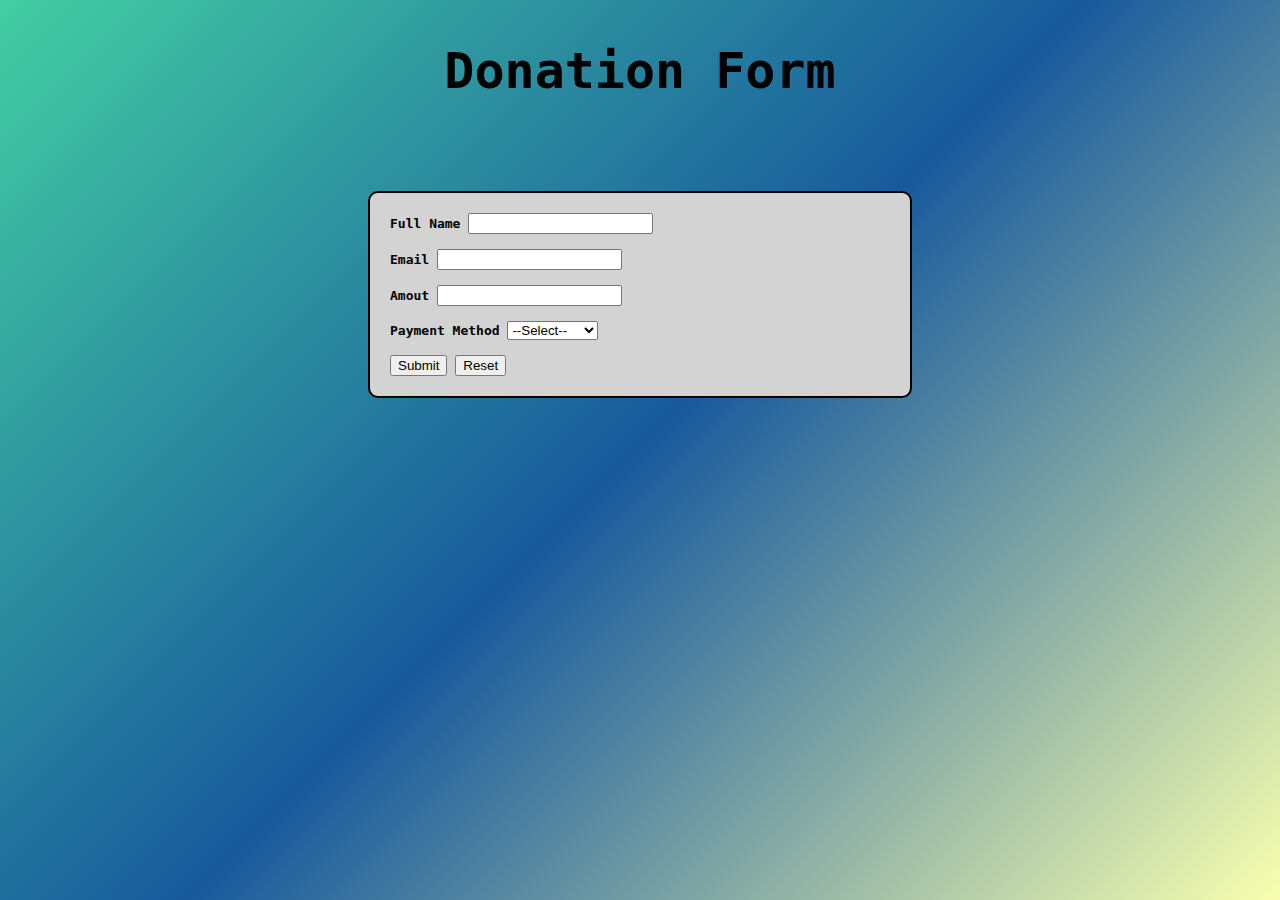
<file: index.html>
<!doctype html>
<html lang="en">
    <link rel="stylesheet" href="style.css">
  <head>
    <meta charset="UTF-8" />
    <meta name="viewport" content="width=device-width, initial-scale=1.0" />
    <title>Donation Form</title>
  </head>
  <body>
    <h2>Donation Form</h2>

    <form class="formClass">
        <label1 for="name">Full Name</label>
        <input type="text" id="name" name="name" required><br><br>
        
        <label for="email">Email</label>
        <input type="email" id="email" name="email" required><br><br>

        <label for="amout">Amout</label>
        <input type="number" id="amount" name="amount" required><br><br>

        <label for="method">Payment Method</label>
        <select name="method" id="method"> required
            <option value="">--Select--</option>
            <option value="Credit Card">Credit Card</option>
            <option value="UPI">UPI</option>
            <option value="Paypal">Paypal</option>
        </select><br><br>

        <button type="submit">Submit</button>
        <button type="reset">Reset</button>
    </form>
    <script type="module" src="script.js"></script>
  </body>
</html>
</file>
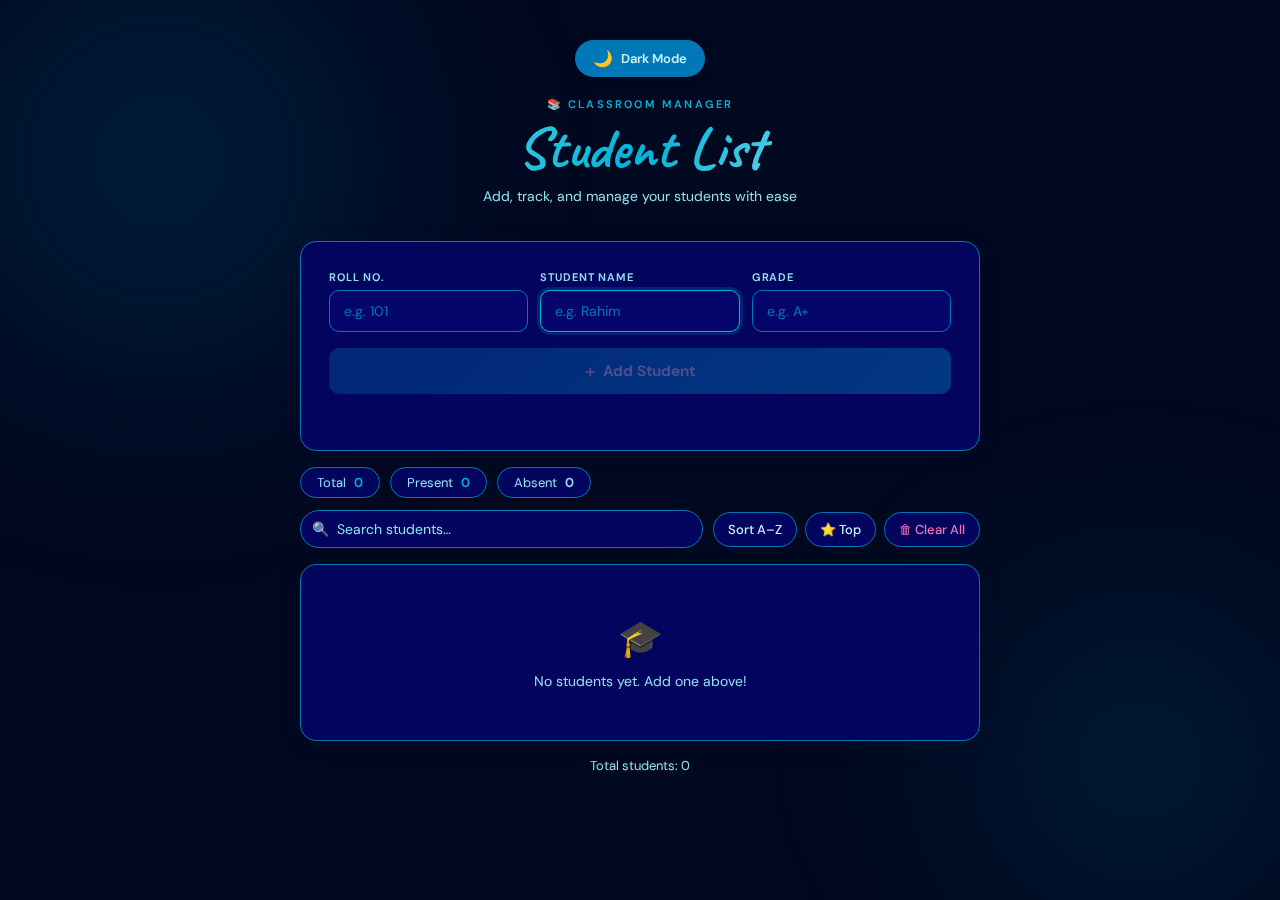
<file: 05Mar/index.html>
<!doctype html>
<html lang="en" data-theme="dark">
  <head>
    <meta charset="UTF-8" />
    <meta name="viewport" content="width=device-width, initial-scale=1.0" />
    <title>Student List</title>
    <link
      href="https://fonts.googleapis.com/css2?family=Caveat:wght@500;700&family=DM+Sans:wght@300;400;500;600&display=swap"
      rel="stylesheet"
    />
    <link rel="stylesheet" href="style.css" />
  </head>
  <body>
    <div class="bg-orb orb1"></div>
    <div class="bg-orb orb2"></div>

    <div class="wrapper">
      <header class="header">
        <!-- Theme Toggle -->
        <button
          id="theme-toggle"
          class="theme-toggle"
          title="Toggle light/dark mode"
        >
          <span class="toggle-icon">🌙</span>
          <span class="toggle-label">Dark Mode</span>
        </button>

        <p class="eyebrow">📚 Classroom Manager</p>
        <h1>Student List</h1>
        <p class="subtitle">Add, track, and manage your students with ease</p>
      </header>

      <!-- ── Add Form ── -->
      <div class="card form-card">
        <form id="student-form">
          <div class="input-row">
            <div class="input-group">
              <label for="student-roll">Roll No.</label>
              <input
                type="text"
                id="student-roll"
                placeholder="e.g. 101"
                autocomplete="off"
              />
            </div>
            <div class="input-group">
              <label for="student-name">Student Name</label>
              <input
                type="text"
                id="student-name"
                placeholder="e.g. Rahim"
                autocomplete="off"
              />
            </div>
            <div class="input-group">
              <label for="student-grade">Grade</label>
              <input
                type="text"
                id="student-grade"
                placeholder="e.g. A+"
                autocomplete="off"
              />
            </div>
          </div>
          <button type="submit" id="add-btn" disabled>
            <span class="btn-icon">+</span>
            <span>Add Student</span>
          </button>
          <p class="error-msg" id="error-msg"></p>
        </form>
      </div>

      <!-- ── Stats Row ── -->
      <div class="stats-row">
        <div class="stat-chip">
          <span class="stat-label">Total</span>
          <span class="stat-value" id="count">0</span>
        </div>
        <div class="stat-chip present-chip">
          <span class="stat-label">Present</span>
          <span class="stat-value" id="present-count">0</span>
        </div>
        <div class="stat-chip absent-chip">
          <span class="stat-label">Absent</span>
          <span class="stat-value" id="absent-count">0</span>
        </div>
      </div>

      <!-- ── Toolbar ── -->
      <div class="toolbar">
        <div class="search-wrap">
          <span class="search-icon">🔍</span>
          <input
            type="text"
            id="search-input"
            placeholder="Search students…"
            autocomplete="off"
          />
        </div>
        <div class="toolbar-btns">
          <button id="sort-btn" class="tool-btn">Sort A–Z</button>
          <button id="highlight-btn" class="tool-btn highlight-tool-btn">
            ⭐ Top
          </button>
          <button id="clear-btn" class="tool-btn danger-btn">
            🗑 Clear All
          </button>
        </div>
      </div>

      <!-- ── Student List ── -->
      <div class="card list-card">
        <ul id="student-list">
          <li class="empty-state" id="empty-state">
            <span class="empty-icon">🎓</span>
            <p>No students yet. Add one above!</p>
          </li>
        </ul>
      </div>

      <p class="total-footer" id="total-footer">Total students: 0</p>
    </div>

    <!-- ── Edit Modal ── -->
    <div class="modal-overlay" id="modal-overlay">
      <div class="modal">
        <h2 class="modal-title">Edit Student</h2>
        <div class="input-group">
          <label for="edit-roll">Roll No.</label>
          <input type="text" id="edit-roll" placeholder="Roll No." />
        </div>
        <div class="input-group" style="margin-top: 12px">
          <label for="edit-name">Name</label>
          <input type="text" id="edit-name" placeholder="Student Name" />
        </div>
        <div class="input-group" style="margin-top: 12px">
          <label for="edit-grade">Grade</label>
          <input type="text" id="edit-grade" placeholder="Grade" />
        </div>
        <div class="modal-actions">
          <button id="modal-cancel" class="tool-btn">Cancel</button>
          <button id="modal-save" class="tool-btn save-btn">
            Save Changes
          </button>
        </div>
      </div>
    </div>

    <script src="script.js"></script>
  </body>
</html>
</file>
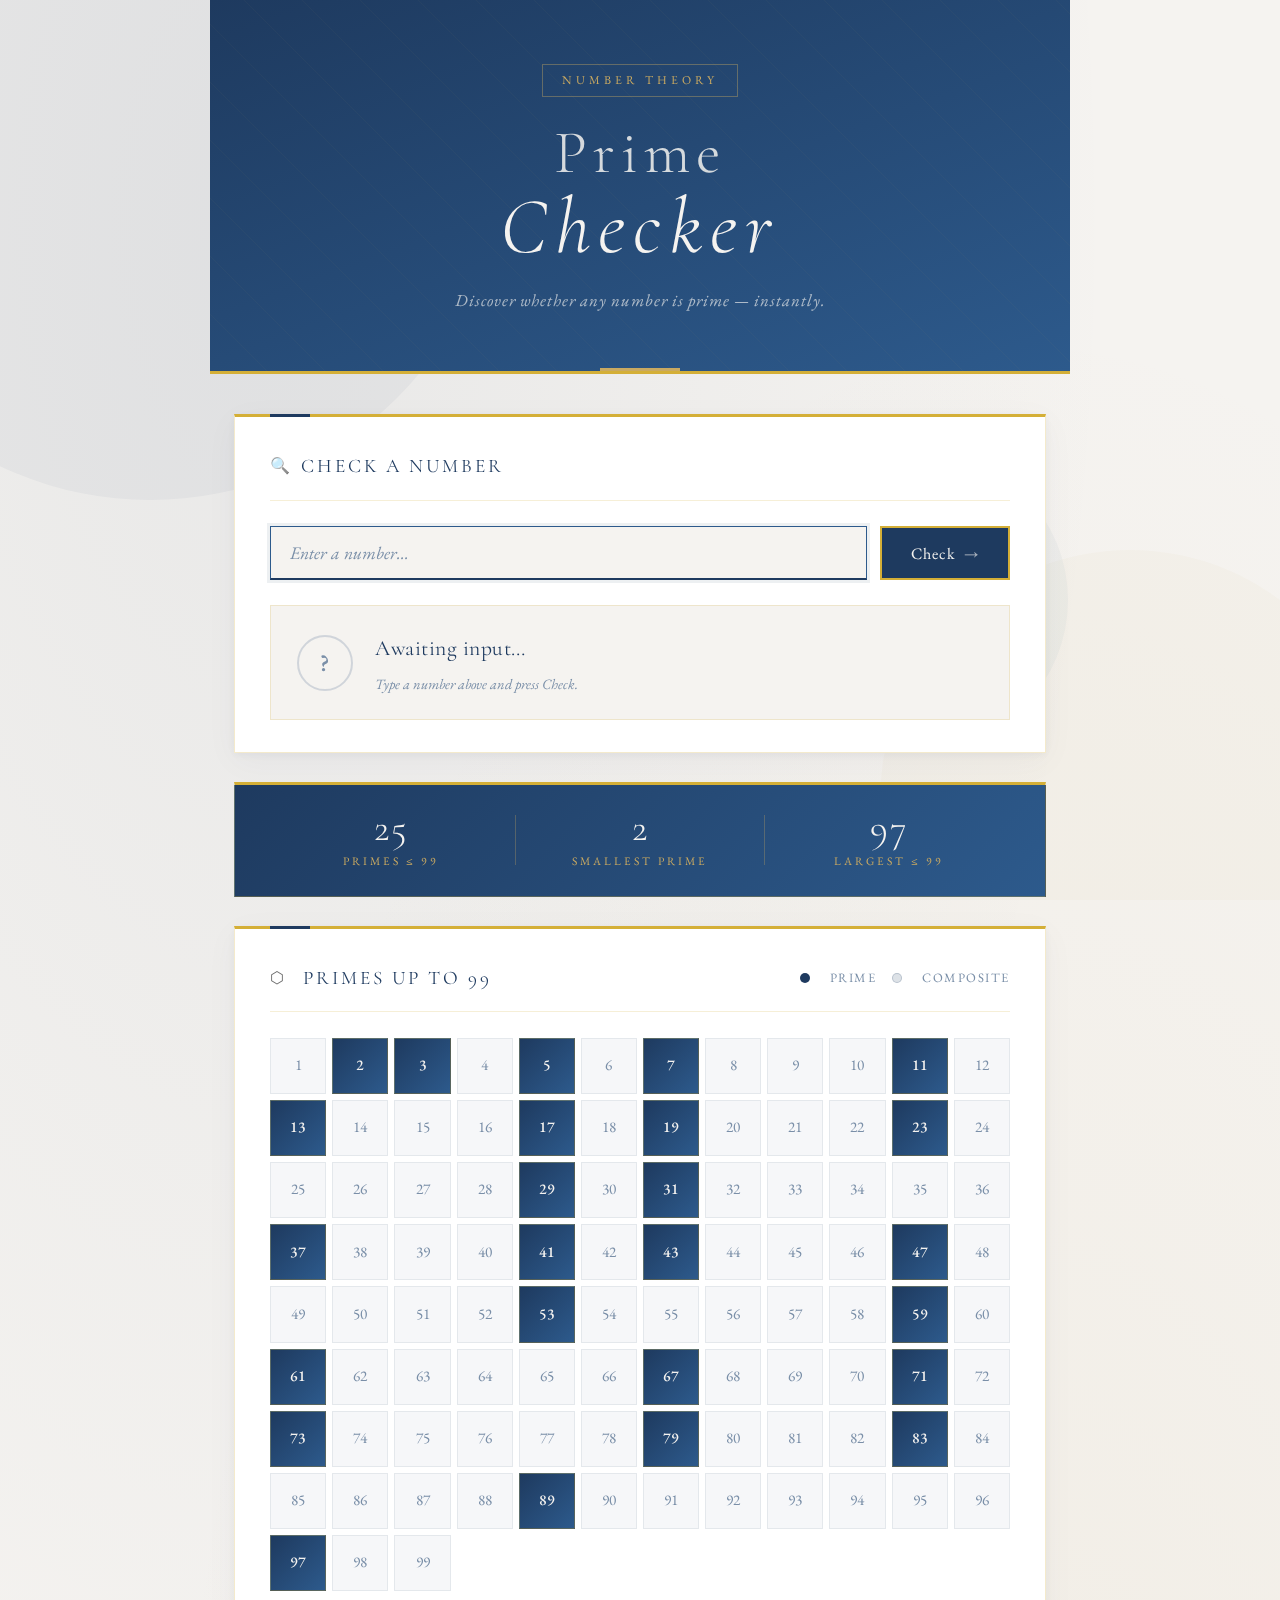
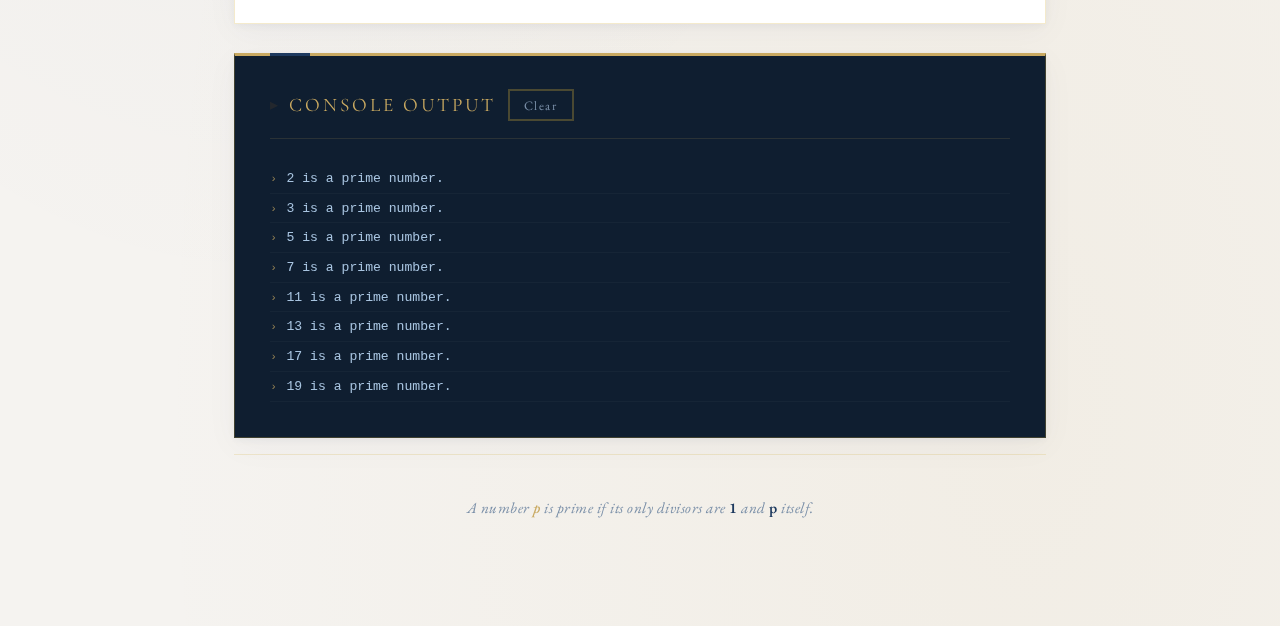
<file: 26Feb/index.html>
<!doctype html>
<html lang="en">
  <head>
    <link rel="stylesheet" href="style.css" />
    <title>Prime Check</title>
  </head>
  <body>
    <!-- ░░ Background decoration ░░ -->
    <div class="bg-decoration">
      <div class="bg-circle bg-circle--1"></div>
      <div class="bg-circle bg-circle--2"></div>
      <div class="bg-circle bg-circle--3"></div>
    </div>

    <!-- ░░ Page Wrapper ░░ -->
    <div class="page-wrapper">
      <!-- ══ HEADER ══ -->
      <header class="site-header">
        <div class="header-tag">Number Theory</div>
        <h1 class="site-title">
          <span class="title-line">Prime</span>
          <span class="title-line title-line--accent">Checker</span>
        </h1>
        <p class="site-subtitle">
          Discover whether any number is prime — instantly.
        </p>
      </header>

      <!-- ══ MAIN CONTENT ══ -->
      <main class="main-content">
        <!-- ── Single Number Checker ── -->
        <section class="card checker-card">
          <div class="card-header">
            <span class="card-icon">🔍</span>
            <h2 class="card-title">Check a Number</h2>
          </div>

          <div class="input-group">
            <input
              type="number"
              id="numInput"
              class="number-input"
              placeholder="Enter a number…"
              min="1"
              autofocus
            />
            <button class="btn btn--primary" id="checkBtn" onclick="runCheck()">
              <span class="btn-label">Check</span>
              <span class="btn-icon">→</span>
            </button>
          </div>

          <!-- Result Display -->
          <div class="result-container" id="resultContainer">
            <div class="result-badge result-badge--idle" id="resultBadge">
              ?
            </div>
            <div class="result-info">
              <p class="result-headline" id="resultHeadline">Awaiting input…</p>
              <p class="result-detail" id="resultDetail">
                Type a number above and press Check.
              </p>
            </div>
          </div>
        </section>

        <!-- ── Stats Strip ── -->
        <div class="stats-strip">
          <div class="stat-item">
            <span class="stat-value">25</span>
            <span class="stat-label">Primes ≤ 99</span>
          </div>
          <div class="stat-divider"></div>
          <div class="stat-item">
            <span class="stat-value">2</span>
            <span class="stat-label">Smallest Prime</span>
          </div>
          <div class="stat-divider"></div>
          <div class="stat-item">
            <span class="stat-value">97</span>
            <span class="stat-label">Largest ≤ 99</span>
          </div>
        </div>

        <!-- ── Prime Grid ── -->
        <section class="card grid-card">
          <div class="card-header">
            <span class="card-icon">⬡</span>
            <h2 class="card-title">Primes up to 99</h2>
            <span class="grid-legend">
              <span class="legend-dot legend-dot--prime"></span> Prime
              <span class="legend-dot legend-dot--composite"></span> Composite
            </span>
          </div>
          <div class="number-grid" id="numberGrid"></div>
        </section>

        <!-- ── Console Log Preview ── -->
        <section class="card console-card">
          <div class="card-header">
            <span class="card-icon">▸</span>
            <h2 class="card-title">Console Output</h2>
            <button class="btn btn--ghost btn--sm" onclick="clearLog()">
              Clear
            </button>
          </div>
          <div class="console-body" id="consoleBody"></div>
        </section>
      </main>

      <!-- ══ FOOTER ══ -->
      <footer class="site-footer">
        <p>
          A number <em>p</em> is prime if its only divisors are
          <strong>1</strong> and <strong>p</strong> itself.
        </p>
      </footer>
    </div>

    <script>
      /* ── Original logic preserved ── */
      var num = 29;
      var isPrime = true;
      for (var i = 2; i < num; i++) {
        if (num % i === 0) {
          isPrime = false;
          break;
        }
      }
      if (isPrime) {
        console.log(num + " is a prime number.");
      } else {
        console.log(num + " is not a prime number.");
      }

      for (var j = 1; j <= 99; j++) {
        var primeCheck = true;
        for (var k = 2; k < j; k++) {
          if (j % k === 0) {
            primeCheck = false;
            break;
          }
        }
        if (primeCheck && j > 1) {
          console.log(j + " is a prime number.");
        }
      }

      /* ── UI logic ── */
      var logLines = [];

      function isPrimeNum(n) {
        if (n < 2) return false;
        for (var d = 2; d <= Math.sqrt(n); d++) {
          if (n % d === 0) return false;
        }
        return true;
      }

      function pushLog(text, type) {
        logLines.unshift({ text: text, type: type || "info" });
        if (logLines.length > 30) logLines.pop();
        renderLog();
      }

      function renderLog() {
        document.getElementById("consoleBody").innerHTML = logLines
          .map(function (l) {
            return (
              '<div class="log-line log-line--' +
              l.type +
              '">' +
              '<span class="log-prompt">›</span>' +
              '<span class="log-text">' +
              l.text +
              "</span>" +
              "</div>"
            );
          })
          .join("");
      }

      function clearLog() {
        logLines = [];
        renderLog();
      }

      function runCheck() {
        var val = parseInt(document.getElementById("numInput").value);
        var badge = document.getElementById("resultBadge");
        var headline = document.getElementById("resultHeadline");
        var detail = document.getElementById("resultDetail");

        if (isNaN(val) || val < 1) {
          badge.textContent = "!";
          badge.className = "result-badge result-badge--error";
          headline.textContent = "Invalid input";
          detail.textContent = "Please enter a positive whole number.";
          return;
        }

        var prime = isPrimeNum(val);
        badge.textContent = prime ? "✓" : "✗";
        badge.className =
          "result-badge " +
          (prime ? "result-badge--prime" : "result-badge--composite");
        headline.textContent = val + (prime ? " is prime!" : " is not prime.");
        detail.textContent = prime
          ? "Only divisible by 1 and " + val + "."
          : "Has divisors other than 1 and " + val + ".";

        pushLog(
          val + (prime ? " is a prime number." : " is not a prime number."),
          prime ? "prime" : "composite",
        );

        document.querySelectorAll(".grid-cell").forEach(function (c) {
          c.classList.toggle(
            "grid-cell--highlighted",
            parseInt(c.dataset.n) === val,
          );
        });
      }

      function buildGrid() {
        var grid = document.getElementById("numberGrid");
        var frag = document.createDocumentFragment();
        for (var n = 1; n <= 99; n++) {
          var cell = document.createElement("div");
          var prime = isPrimeNum(n);
          cell.className =
            "grid-cell " +
            (prime ? "grid-cell--prime" : "grid-cell--composite");
          cell.textContent = n;
          cell.dataset.n = n;
          (function (num) {
            cell.addEventListener("click", function () {
              document.getElementById("numInput").value = num;
              runCheck();
              document
                .querySelector(".checker-card")
                .scrollIntoView({ behavior: "smooth", block: "center" });
            });
          })(n);
          frag.appendChild(cell);
        }
        grid.appendChild(frag);
      }

      buildGrid();

      // seed console with original output
      [
        2, 3, 5, 7, 11, 13, 17, 19, 23, 29, 31, 37, 41, 43, 47, 53, 59, 61, 67,
        71, 73, 79, 83, 89, 97,
      ]
        .reverse()
        .forEach(function (p) {
          pushLog(p + " is a prime number.", "prime");
        });

      document
        .getElementById("numInput")
        .addEventListener("keydown", function (e) {
          if (e.key === "Enter") runCheck();
        });
    </script>
  </body>
</html>
</file>
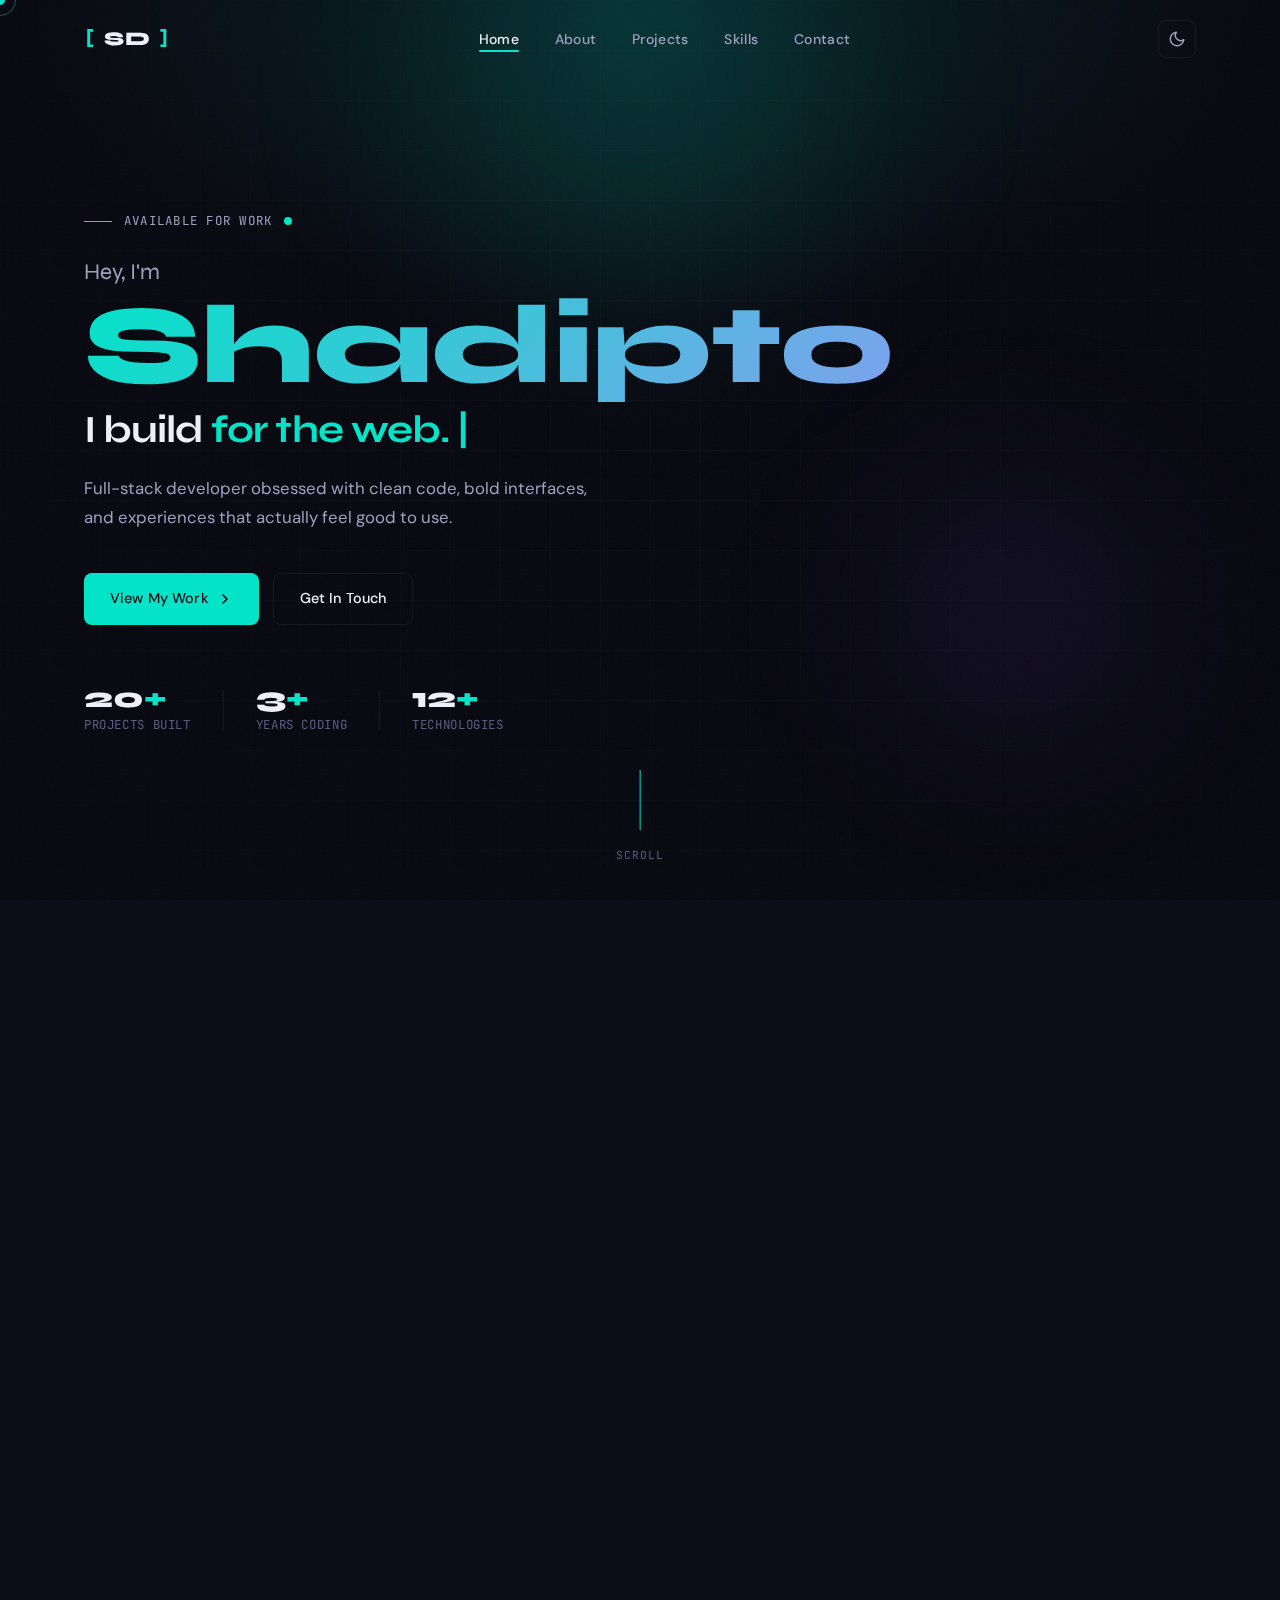
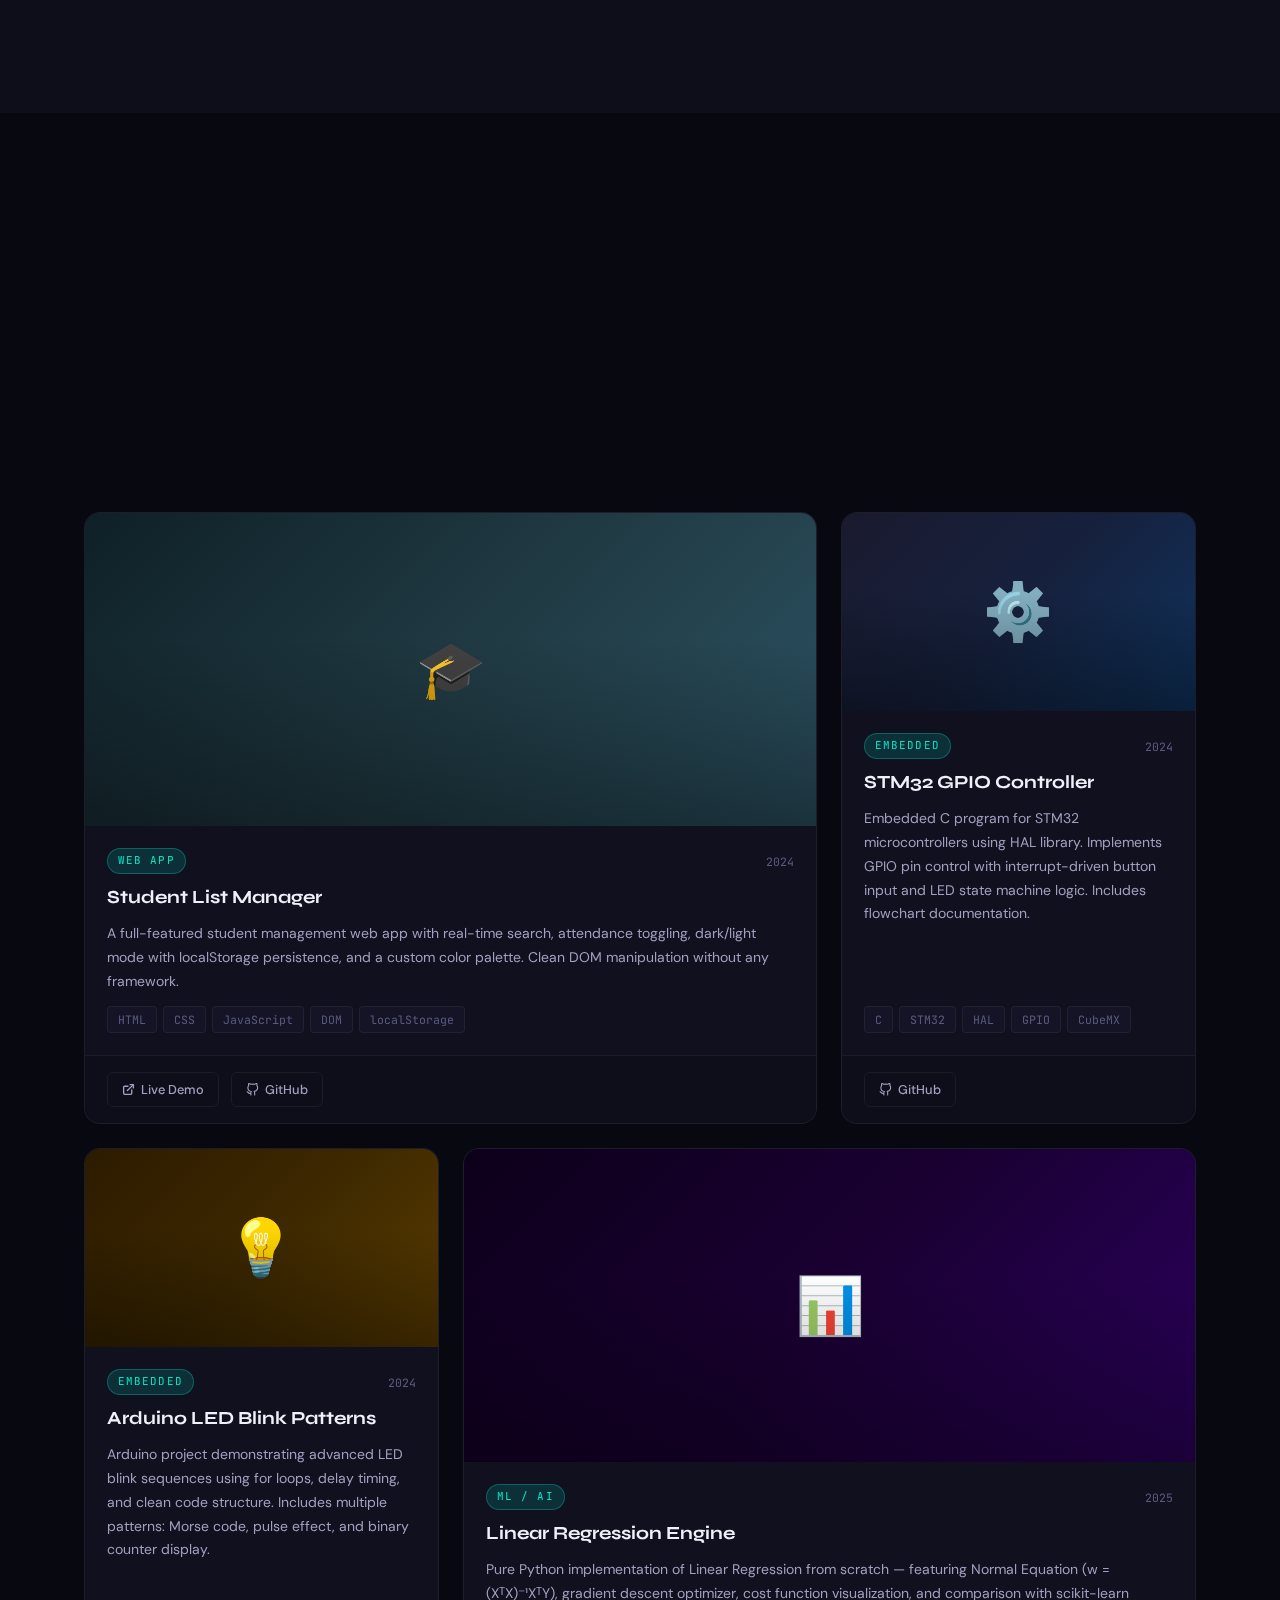
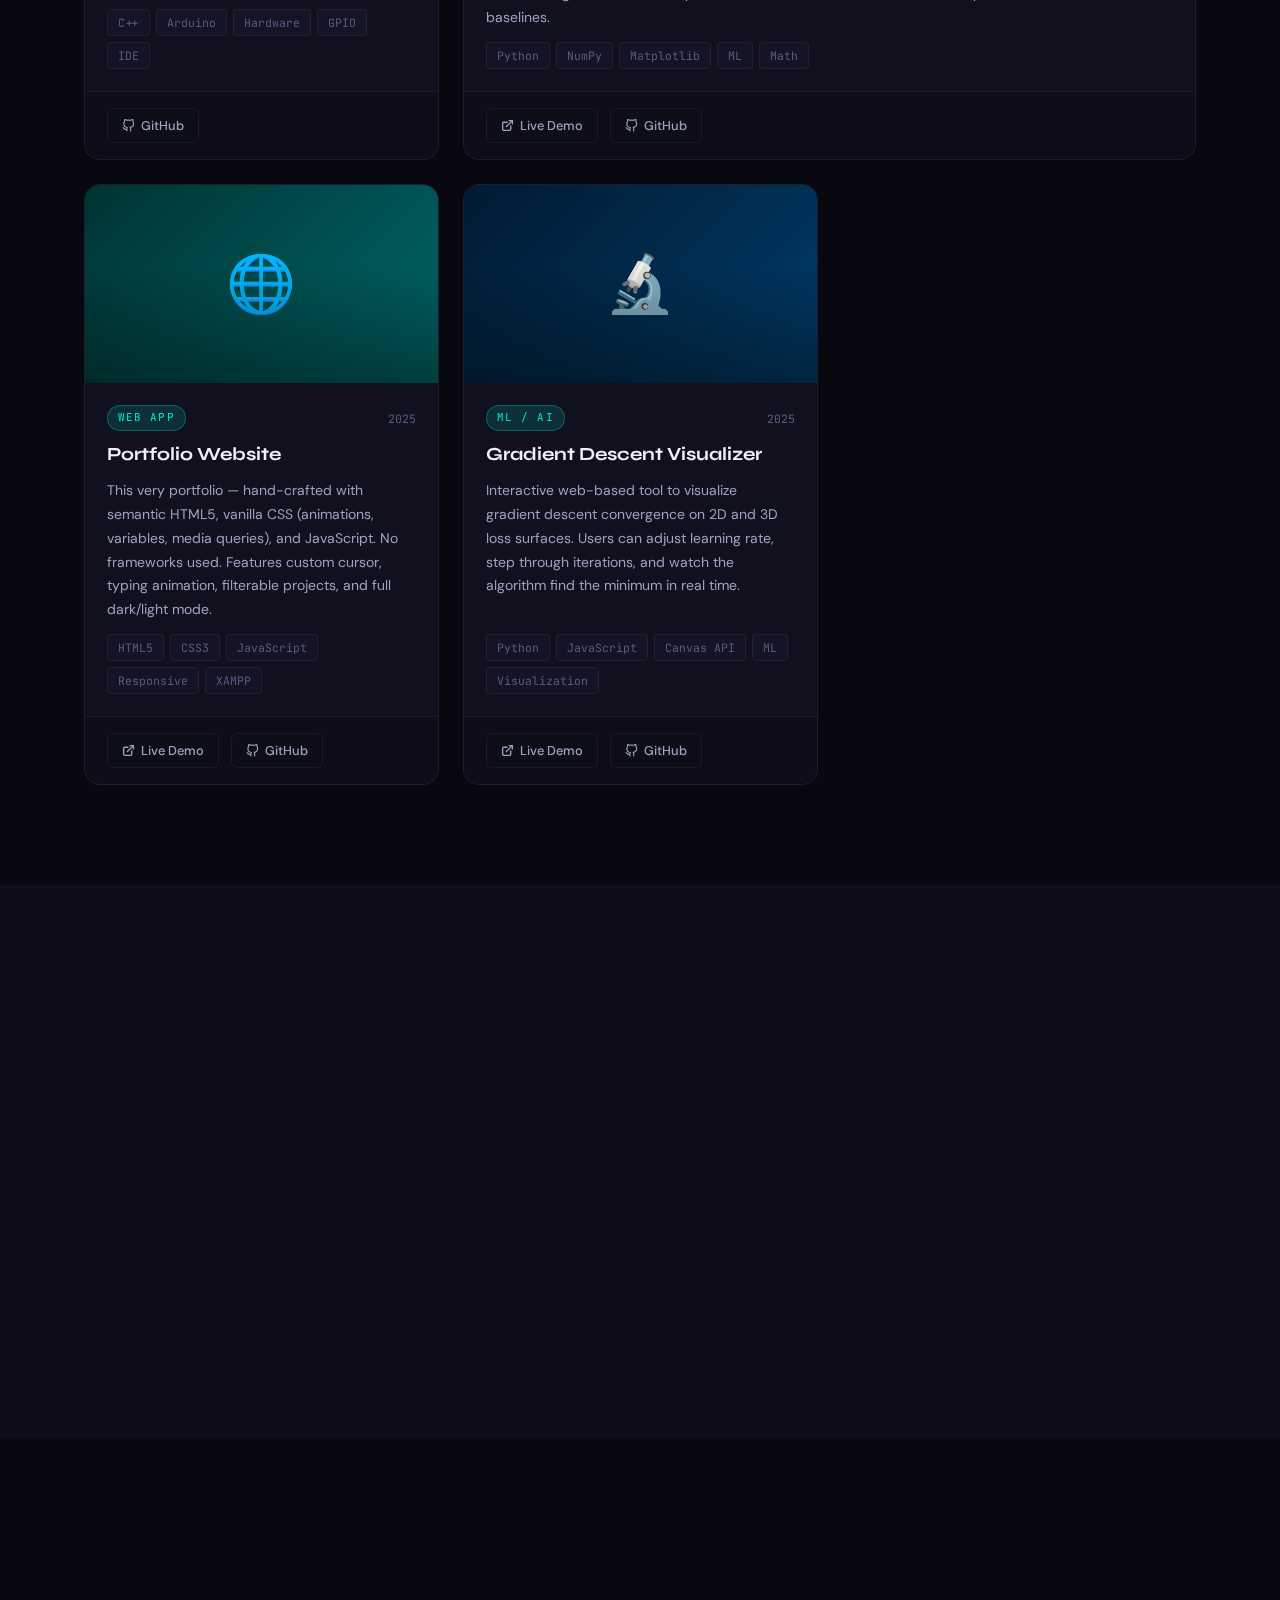
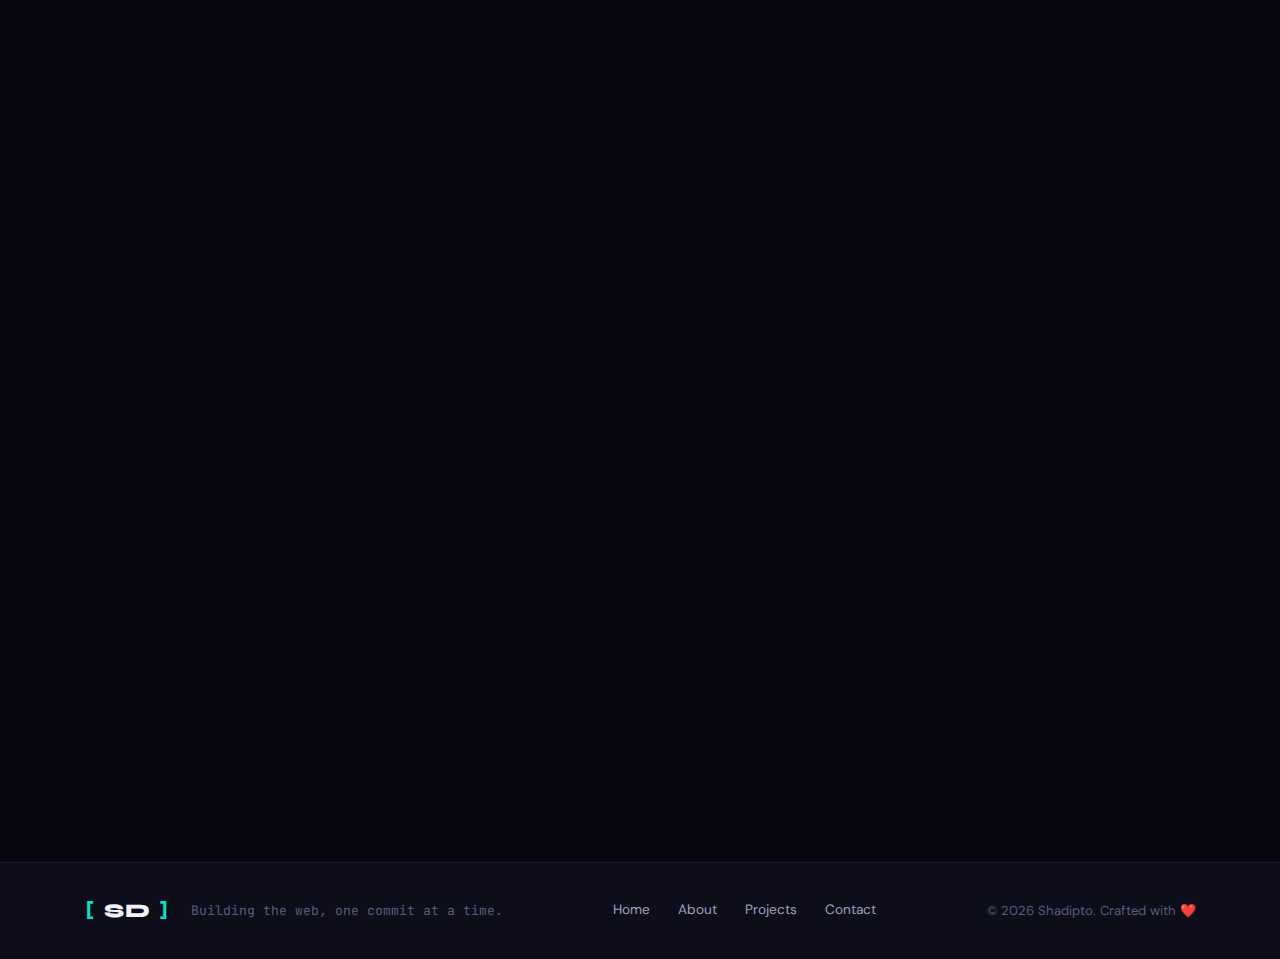
<file: cancled_portfolio/index.html>
<!doctype html>
<html lang="en" data-theme="dark">
  <head>
    <meta charset="UTF-8" />
    <meta name="viewport" content="width=device-width, initial-scale=1.0" />
    <meta
      name="description"
      content="Shadipto — Full Stack Developer & Creative Technologist"
    />
    <title>Shadipto | Developer Portfolio</title>

    <!-- Google Fonts -->
    <link rel="preconnect" href="https://fonts.googleapis.com" />
    <link rel="preconnect" href="https://fonts.gstatic.com" crossorigin />
    <link
      href="https://fonts.googleapis.com/css2?family=Syne:wght@400;600;700;800&family=DM+Sans:ital,opsz,wght@0,9..40,300;0,9..40,400;0,9..40,500;1,9..40,300&family=JetBrains+Mono:wght@400;500&display=swap"
      rel="stylesheet"
    />

    <!-- CSS Files -->
    <link rel="stylesheet" href="css/themes.css" />
    <link rel="stylesheet" href="css/animations.css" />
    <link rel="stylesheet" href="css/main.css" />
  </head>

  <body>
    <!-- ========== CURSOR ========== -->
    <div class="cursor" id="cursor"></div>
    <div class="cursor-follower" id="cursorFollower"></div>

    <!-- ========== NOISE OVERLAY ========== -->
    <div class="noise-overlay" aria-hidden="true"></div>

    <!-- ========== NAVIGATION ========== -->
    <header class="site-header" id="siteHeader">
      <nav class="nav-container" role="navigation" aria-label="Main navigation">
        <a href="#home" class="nav-logo" aria-label="Home">
          <span class="logo-bracket">[</span>
          <span class="logo-text">SD</span>
          <span class="logo-bracket">]</span>
        </a>

        <ul class="nav-links" id="navLinks" role="list">
          <li>
            <a href="#home" class="nav-link active" data-text="Home">Home</a>
          </li>
          <li><a href="#about" class="nav-link" data-text="About">About</a></li>
          <li>
            <a href="#projects" class="nav-link" data-text="Projects"
              >Projects</a
            >
          </li>
          <li>
            <a href="#skills" class="nav-link" data-text="Skills">Skills</a>
          </li>
          <li>
            <a href="#contact" class="nav-link" data-text="Contact">Contact</a>
          </li>
        </ul>

        <div class="nav-actions">
          <button
            class="theme-toggle"
            id="themeToggle"
            aria-label="Toggle dark/light mode"
            title="Toggle theme"
          >
            <span class="theme-icon theme-icon--dark" aria-hidden="true">
              <!-- Moon SVG -->
              <svg
                width="18"
                height="18"
                viewBox="0 0 24 24"
                fill="none"
                stroke="currentColor"
                stroke-width="2"
                stroke-linecap="round"
                stroke-linejoin="round"
              >
                <path d="M21 12.79A9 9 0 1 1 11.21 3 7 7 0 0 0 21 12.79z" />
              </svg>
            </span>
            <span class="theme-icon theme-icon--light" aria-hidden="true">
              <!-- Sun SVG -->
              <svg
                width="18"
                height="18"
                viewBox="0 0 24 24"
                fill="none"
                stroke="currentColor"
                stroke-width="2"
                stroke-linecap="round"
                stroke-linejoin="round"
              >
                <circle cx="12" cy="12" r="5" />
                <line x1="12" y1="1" x2="12" y2="3" />
                <line x1="12" y1="21" x2="12" y2="23" />
                <line x1="4.22" y1="4.22" x2="5.64" y2="5.64" />
                <line x1="18.36" y1="18.36" x2="19.78" y2="19.78" />
                <line x1="1" y1="12" x2="3" y2="12" />
                <line x1="21" y1="12" x2="23" y2="12" />
                <line x1="4.22" y1="19.78" x2="5.64" y2="18.36" />
                <line x1="18.36" y1="5.64" x2="19.78" y2="4.22" />
              </svg>
            </span>
          </button>

          <button
            class="hamburger"
            id="hamburger"
            aria-label="Toggle mobile menu"
            aria-expanded="false"
          >
            <span class="hamburger-line"></span>
            <span class="hamburger-line"></span>
            <span class="hamburger-line"></span>
          </button>
        </div>
      </nav>
    </header>

    <main id="main-content">
      <!-- ========== HERO SECTION ========== -->
      <section class="hero" id="home" aria-label="Hero section">
        <div class="hero-bg-grid" aria-hidden="true"></div>
        <div class="hero-orb hero-orb--1" aria-hidden="true"></div>
        <div class="hero-orb hero-orb--2" aria-hidden="true"></div>

        <div class="hero-content">
          <div class="hero-eyebrow reveal-up">
            <span class="eyebrow-line" aria-hidden="true"></span>
            <span>Available for work</span>
            <span class="status-dot" aria-hidden="true"></span>
          </div>

          <h1 class="hero-title reveal-up">
            <span class="hero-greeting">Hey, I'm</span>
            <span class="hero-name">Shadipto</span>
            <span class="hero-role">
              I build
              <span class="typing-container" aria-live="polite">
                <span class="typing-text" id="typingText"></span>
                <span class="typing-cursor" aria-hidden="true">|</span>
              </span>
            </span>
          </h1>

          <p class="hero-description reveal-up">
            Full-stack developer obsessed with clean code, bold interfaces, and
            experiences that actually feel good to use.
          </p>

          <div class="hero-cta reveal-up">
            <a href="#projects" class="btn btn--primary">
              <span>View My Work</span>
              <svg
                width="16"
                height="16"
                viewBox="0 0 24 24"
                fill="none"
                stroke="currentColor"
                stroke-width="2.5"
                stroke-linecap="round"
                stroke-linejoin="round"
                aria-hidden="true"
              >
                <path d="m9 18 6-6-6-6" />
              </svg>
            </a>
            <a href="#contact" class="btn btn--ghost">
              <span>Get In Touch</span>
            </a>
          </div>

          <div class="hero-stats reveal-up">
            <div class="stat-item">
              <span class="stat-number" data-count="20">0</span>
              <span class="stat-label">Projects Built</span>
            </div>
            <div class="stat-divider" aria-hidden="true"></div>
            <div class="stat-item">
              <span class="stat-number" data-count="3">0</span>
              <span class="stat-label">Years Coding</span>
            </div>
            <div class="stat-divider" aria-hidden="true"></div>
            <div class="stat-item">
              <span class="stat-number" data-count="12">0</span>
              <span class="stat-label">Technologies</span>
            </div>
          </div>
        </div>

        <div class="hero-scroll-indicator" aria-hidden="true">
          <div class="scroll-line"></div>
          <span>Scroll</span>
        </div>
      </section>

      <!-- ========== ABOUT SECTION ========== -->
      <section class="about section" id="about" aria-label="About me">
        <div class="container">
          <div class="section-header reveal-up">
            <span class="section-tag">// 01</span>
            <h2 class="section-title">About Me</h2>
          </div>

          <div class="about-grid">
            <div class="about-visual reveal-left">
              <div class="about-image-wrapper">
                <div class="about-image-placeholder">
                  <div class="avatar-initials">SD</div>
                  <div
                    class="avatar-ring avatar-ring--1"
                    aria-hidden="true"
                  ></div>
                  <div
                    class="avatar-ring avatar-ring--2"
                    aria-hidden="true"
                  ></div>
                </div>
                <div class="about-badge">
                  <span class="badge-icon">⚡</span>
                  <div>
                    <strong>Open to opportunities</strong>
                    <span>Full-time / Freelance</span>
                  </div>
                </div>
              </div>
            </div>

            <div class="about-content reveal-right">
              <p class="about-lead">
                I'm a passionate developer who loves turning complex problems
                into simple, beautiful, and intuitive digital experiences.
              </p>
              <p class="about-text">
                From embedded systems with Arduino and STM32 microcontrollers to
                crafting full-stack web applications — I live at the
                intersection of software and hardware. Currently diving deep
                into machine learning and how it can power the next generation
                of applications.
              </p>
              <p class="about-text">
                When I'm not coding, I'm probably exploring new frameworks,
                contributing to open source projects, or thinking about how to
                make interfaces feel more human.
              </p>

              <div class="about-facts">
                <div class="fact-item">
                  <span class="fact-label">Location</span>
                  <span class="fact-value">Kuril, Dhaka-1229, Bangladesh</span>
                </div>
                <div class="fact-item">
                  <span class="fact-label">Focus</span>
                  <span class="fact-value">Full Stack + Embedded</span>
                </div>
                <div class="fact-item">
                  <span class="fact-label">Currently learning</span>
                  <span class="fact-value">Machine Learning</span>
                </div>
              </div>

              <a href="#contact" class="btn btn--primary about-cta">
                <span>Let's Talk</span>
                <svg
                  width="16"
                  height="16"
                  viewBox="0 0 24 24"
                  fill="none"
                  stroke="currentColor"
                  stroke-width="2.5"
                  stroke-linecap="round"
                  stroke-linejoin="round"
                  aria-hidden="true"
                >
                  <path d="m9 18 6-6-6-6" />
                </svg>
              </a>
            </div>
          </div>
        </div>
      </section>

      <!-- ========== PROJECTS SECTION ========== -->
      <section
        class="projects section"
        id="projects"
        aria-label="Projects showcase"
      >
        <div class="container">
          <div class="section-header reveal-up">
            <span class="section-tag">// 02</span>
            <h2 class="section-title">Selected Work</h2>
            <p class="section-subtitle">
              A collection of projects I've built — from web apps to hardware
              experiments.
            </p>
          </div>

          <!-- Filter Tabs -->
          <div
            class="filter-tabs reveal-up"
            role="tablist"
            aria-label="Filter projects by category"
          >
            <button
              class="filter-btn active"
              data-filter="all"
              role="tab"
              aria-selected="true"
            >
              All
            </button>
            <button
              class="filter-btn"
              data-filter="web"
              role="tab"
              aria-selected="false"
            >
              Web
            </button>
            <button
              class="filter-btn"
              data-filter="embedded"
              role="tab"
              aria-selected="false"
            >
              Embedded
            </button>
            <button
              class="filter-btn"
              data-filter="ml"
              role="tab"
              aria-selected="false"
            >
              ML / AI
            </button>
          </div>

          <!-- Projects Grid — dynamically rendered by JS -->
          <div
            class="projects-grid"
            id="projectsGrid"
            role="list"
            aria-live="polite"
          ></div>
        </div>
      </section>

      <!-- ========== SKILLS SECTION ========== -->
      <section
        class="skills section"
        id="skills"
        aria-label="Skills and technologies"
      >
        <div class="container">
          <div class="section-header reveal-up">
            <span class="section-tag">// 03</span>
            <h2 class="section-title">Tech Stack</h2>
          </div>

          <div class="skills-grid" id="skillsGrid"></div>
        </div>
      </section>

      <!-- ========== CONTACT SECTION ========== -->
      <section class="contact section" id="contact" aria-label="Contact form">
        <div class="container">
          <div class="section-header reveal-up">
            <span class="section-tag">// 04</span>
            <h2 class="section-title">Get In Touch</h2>
            <p class="section-subtitle">
              Have a project in mind? Let's build something great together.
            </p>
          </div>

          <div class="contact-grid">
            <div class="contact-info reveal-left">
              <h3 class="contact-info-title">Let's Connect</h3>
              <p class="contact-info-text">
                I'm currently available for freelance work and full-time
                positions. Feel free to reach out if you want to work together!
              </p>

              <ul class="contact-list" role="list">
                <li class="contact-item">
                  <span class="contact-icon" aria-hidden="true">
                    <svg
                      width="20"
                      height="20"
                      viewBox="0 0 24 24"
                      fill="none"
                      stroke="currentColor"
                      stroke-width="2"
                      stroke-linecap="round"
                      stroke-linejoin="round"
                    >
                      <path
                        d="M4 4h16c1.1 0 2 .9 2 2v12c0 1.1-.9 2-2 2H4c-1.1 0-2-.9-2-2V6c0-1.1.9-2 2-2z"
                      />
                      <polyline points="22,6 12,13 2,6" />
                    </svg>
                  </span>
                  <div>
                    <span class="contact-label">Email</span>
                    <a href="mailto:shadipto@email.com" class="contact-value"
                      >shadipto.pranto@gmail.com</a
                    >
                  </div>
                </li>
                <li class="contact-item">
                  <span class="contact-icon" aria-hidden="true">
                    <svg
                      width="20"
                      height="20"
                      viewBox="0 0 24 24"
                      fill="none"
                      stroke="currentColor"
                      stroke-width="2"
                      stroke-linecap="round"
                      stroke-linejoin="round"
                    >
                      <path
                        d="M9 19c-5 1.5-5-2.5-7-3m14 6v-3.87a3.37 3.37 0 0 0-.94-2.61c3.14-.35 6.44-1.54 6.44-7A5.44 5.44 0 0 0 20 4.77 5.07 5.07 0 0 0 19.91 1S18.73.65 16 2.48a13.38 13.38 0 0 0-7 0C6.27.65 5.09 1 5.09 1A5.07 5.07 0 0 0 5 4.77a5.44 5.44 0 0 0-1.5 3.78c0 5.42 3.3 6.61 6.44 7A3.37 3.37 0 0 0 9 18.13V22"
                      />
                    </svg>
                  </span>
                  <div>
                    <span class="contact-label">GitHub</span>
                    <a
                      href="https://github.com/shadipto"
                      target="_blank"
                      rel="noopener noreferrer"
                      class="contact-value"
                      >github.com/shadipto</a
                    >
                  </div>
                </li>
                <li class="contact-item">
                  <span class="contact-icon" aria-hidden="true">
                    <svg
                      width="20"
                      height="20"
                      viewBox="0 0 24 24"
                      fill="none"
                      stroke="currentColor"
                      stroke-width="2"
                      stroke-linecap="round"
                      stroke-linejoin="round"
                    >
                      <path
                        d="M16 8a6 6 0 0 1 6 6v7h-4v-7a2 2 0 0 0-2-2 2 2 0 0 0-2 2v7h-4v-7a6 6 0 0 1 6-6z"
                      />
                      <rect x="2" y="9" width="4" height="12" />
                      <circle cx="4" cy="4" r="2" />
                    </svg>
                  </span>
                  <div>
                    <span class="contact-label">LinkedIn</span>
                    <a
                      href="https://linkedin.com/in/shadipto"
                      target="_blank"
                      rel="noopener noreferrer"
                      class="contact-value"
                      >linkedin.com/in/shadipto</a
                    >
                  </div>
                </li>
              </ul>
            </div>

            <div class="contact-form-wrapper reveal-right">
              <form
                class="contact-form"
                id="contactForm"
                novalidate
                aria-label="Contact form"
              >
                <div class="form-row">
                  <div class="form-group">
                    <label for="name" class="form-label"
                      >Name
                      <span class="required" aria-hidden="true">*</span></label
                    >
                    <input
                      type="text"
                      id="name"
                      name="name"
                      class="form-input"
                      placeholder="John Doe"
                      autocomplete="name"
                      aria-required="true"
                      aria-describedby="name-error"
                    />
                    <span
                      class="form-error"
                      id="name-error"
                      role="alert"
                      aria-live="polite"
                    ></span>
                  </div>

                  <div class="form-group">
                    <label for="email" class="form-label"
                      >Email
                      <span class="required" aria-hidden="true">*</span></label
                    >
                    <input
                      type="email"
                      id="email"
                      name="email"
                      class="form-input"
                      placeholder="john@example.com"
                      autocomplete="email"
                      aria-required="true"
                      aria-describedby="email-error"
                    />
                    <span
                      class="form-error"
                      id="email-error"
                      role="alert"
                      aria-live="polite"
                    ></span>
                  </div>
                </div>

                <div class="form-group">
                  <label for="subject" class="form-label"
                    >Subject
                    <span class="required" aria-hidden="true">*</span></label
                  >
                  <input
                    type="text"
                    id="subject"
                    name="subject"
                    class="form-input"
                    placeholder="Project collaboration"
                    aria-required="true"
                    aria-describedby="subject-error"
                  />
                  <span
                    class="form-error"
                    id="subject-error"
                    role="alert"
                    aria-live="polite"
                  ></span>
                </div>

                <div class="form-group">
                  <label for="message" class="form-label"
                    >Message
                    <span class="required" aria-hidden="true">*</span></label
                  >
                  <textarea
                    id="message"
                    name="message"
                    class="form-input form-textarea"
                    placeholder="Tell me about your project..."
                    rows="5"
                    aria-required="true"
                    aria-describedby="message-error"
                  ></textarea>
                  <span
                    class="form-error"
                    id="message-error"
                    role="alert"
                    aria-live="polite"
                  ></span>
                </div>

                <button
                  type="submit"
                  class="btn btn--primary btn--full"
                  id="submitBtn"
                >
                  <span class="btn-text">Send Message</span>
                  <span class="btn-loading" aria-hidden="true">
                    <span class="spinner"></span>
                    Sending...
                  </span>
                  <svg
                    class="btn-arrow"
                    width="16"
                    height="16"
                    viewBox="0 0 24 24"
                    fill="none"
                    stroke="currentColor"
                    stroke-width="2.5"
                    stroke-linecap="round"
                    stroke-linejoin="round"
                    aria-hidden="true"
                  >
                    <line x1="22" y1="2" x2="11" y2="13" />
                    <polygon points="22 2 15 22 11 13 2 9 22 2" />
                  </svg>
                </button>

                <div
                  class="form-success"
                  id="formSuccess"
                  role="alert"
                  aria-live="polite"
                  hidden
                >
                  <svg
                    width="20"
                    height="20"
                    viewBox="0 0 24 24"
                    fill="none"
                    stroke="currentColor"
                    stroke-width="2.5"
                    stroke-linecap="round"
                    stroke-linejoin="round"
                    aria-hidden="true"
                  >
                    <polyline points="20 6 9 17 4 12" />
                  </svg>
                  <span>Message sent! I'll get back to you soon.</span>
                </div>
              </form>
            </div>
          </div>
        </div>
      </section>
    </main>

    <!-- ========== FOOTER ========== -->
    <footer class="site-footer" role="contentinfo">
      <div class="container">
        <div class="footer-inner">
          <div class="footer-left">
            <a href="#home" class="nav-logo footer-logo">
              <span class="logo-bracket">[</span>
              <span class="logo-text">SD</span>
              <span class="logo-bracket">]</span>
            </a>
            <p class="footer-tagline">
              Building the web, one commit at a time.
            </p>
          </div>

          <nav class="footer-nav" aria-label="Footer navigation">
            <a href="#home" class="footer-link">Home</a>
            <a href="#about" class="footer-link">About</a>
            <a href="#projects" class="footer-link">Projects</a>
            <a href="#contact" class="footer-link">Contact</a>
          </nav>

          <div class="footer-right">
            <p class="footer-copy">
              &copy; <span id="currentYear"></span> Shadipto. Crafted with ❤️
            </p>
          </div>
        </div>
      </div>
    </footer>

    <!-- ========== SCROLL TO TOP ========== -->
    <button
      class="scroll-top"
      id="scrollTop"
      aria-label="Scroll to top"
      title="Back to top"
    >
      <svg
        width="20"
        height="20"
        viewBox="0 0 24 24"
        fill="none"
        stroke="currentColor"
        stroke-width="2.5"
        stroke-linecap="round"
        stroke-linejoin="round"
        aria-hidden="true"
      >
        <polyline points="18 15 12 9 6 15" />
      </svg>
    </button>

    <!-- ========== JS Files ========== -->
    <script src="js/projects.js"></script>
    <script src="js/form.js"></script>
    <script src="js/animations.js"></script>
    <script src="js/main.js"></script>
  </body>
</html>
</file>
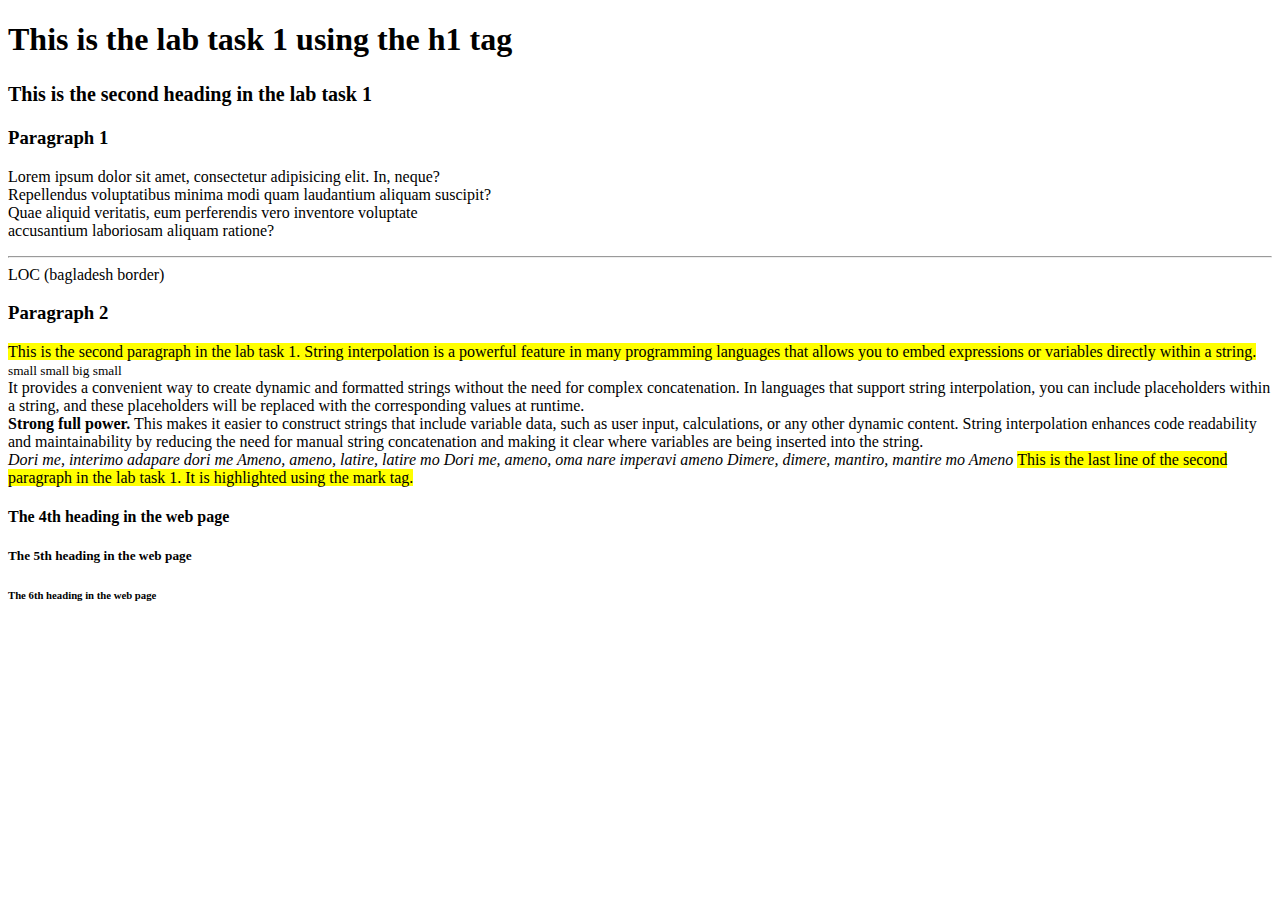
<file: Lab_Task1/index.html>
<!doctype html>
<html lang="en">
  <head>
    <meta charset="UTF-8" />
    <meta name="viewport" content="width=device-width, initial-scale=1.0" />
    <title>Lab Task 1</title>
  </head>
  <body>
    <h1>This is the lab task 1 using the h1 tag</h1>
    <h2><small>This is the second heading in the lab task 1</small></h2>
    <h3>Paragraph 1</h3>
    <p>
      Lorem ipsum dolor sit amet, consectetur adipisicing elit. In, neque?<br />
      Repellendus voluptatibus minima modi quam laudantium aliquam suscipit?<br />
      Quae aliquid veritatis, eum perferendis vero inventore voluptate<br />
      accusantium laboriosam aliquam ratione?
      <hr> LOC (bagladesh border)
    </p>
    <h3>Paragraph 2</h3>
    <p>
      <mark
        >This is the second paragraph in the lab task 1. String interpolation is
        a powerful feature in many programming languages that allows you to
        embed expressions or variables directly within a string.</mark
      ><br />
      <small>small small big small </small> <br />
      It provides a convenient way to create dynamic and formatted strings
      without the need for complex concatenation. In languages that support
      string interpolation, you can include placeholders within a string, and
      these placeholders will be replaced with the corresponding values at
      runtime.<br />
      <strong>Strong full power.</strong>
      This makes it easier to construct strings that include variable data, such
      as user input, calculations, or any other dynamic content. String
      interpolation enhances code readability and maintainability by reducing
      the need for manual string concatenation and making it clear where
      variables are being inserted into the string.<br />
      <em
        >Dori me, interimo adapare dori me Ameno, ameno, latire, latire mo Dori
        me, ameno, oma nare imperavi ameno Dimere, dimere, mantiro, mantire mo
        Ameno
      </em>
      <mark>
        This is the last line of the second paragraph in the lab task 1. It is
        highlighted using the mark tag.
      </mark>
    </p>
    <h4>The 4th heading in the web page</h4>
    <h5>The 5th heading in the web page</h5>
    <h6>The 6th heading in the web page</h6>
  </body>
</html>
</file>
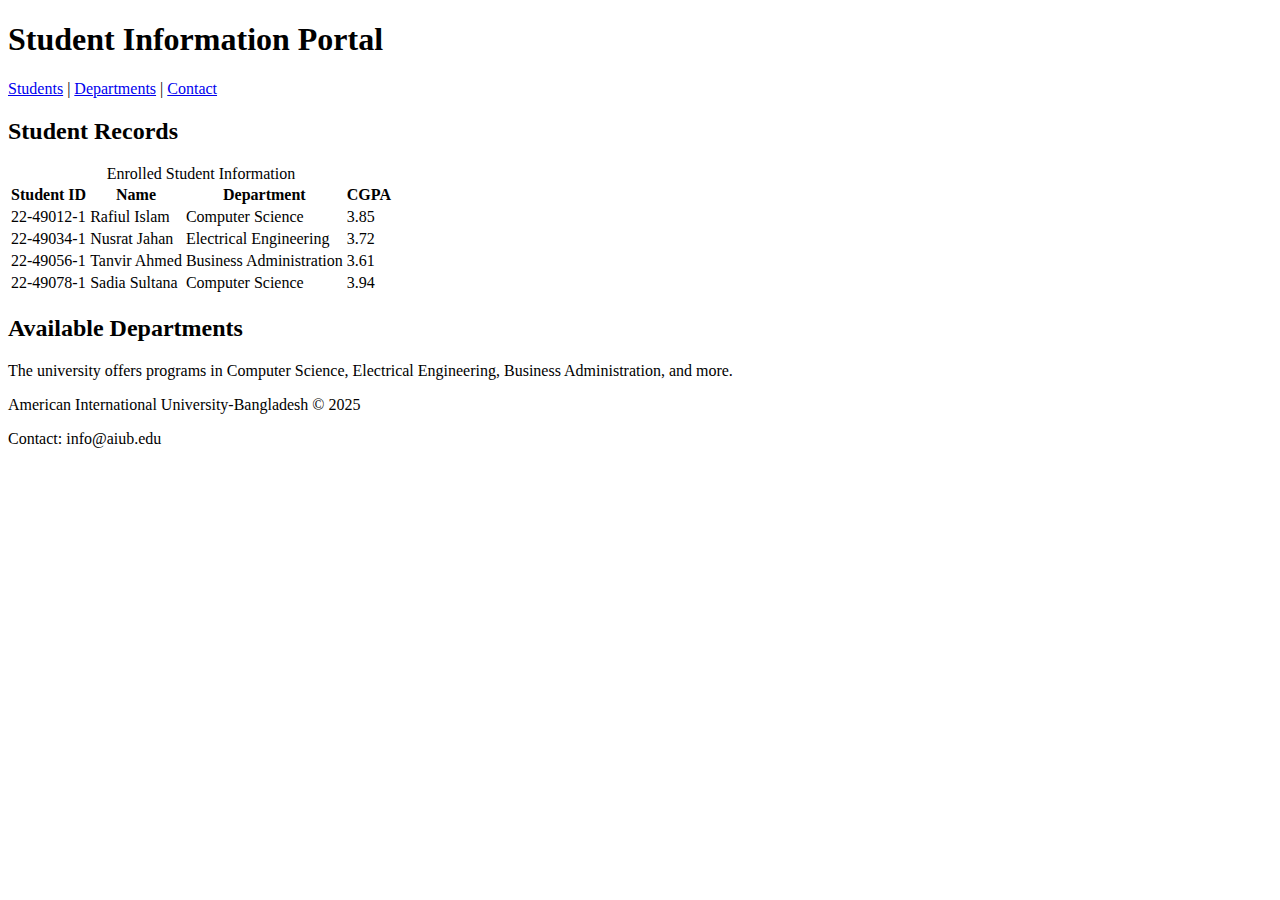
<file: Lab_Task3/index.html>
<!doctype html>
<html lang="en">
  <head>
    <meta charset="UTF-8" />
    <meta name="viewport" content="width=device-width, initial-scale=1.0" />
    <title>Lab Task 3</title>
  </head>
  <body>
    <header>
      <h1>Student Information Portal</h1>
    </header>

    <nav>
      <a href="#students">Students</a> |
      <a href="#departments">Departments</a> |
      <a href="#contact">Contact</a>
    </nav>

    <main>
      <section id="students">
        <h2>Student Records</h2>
        <table>
          <caption>Enrolled Student Information</caption>
          <tr>
            <th scope="col">Student ID</th>
            <th scope="col">Name</th>
            <th scope="col">Department</th>
            <th scope="col">CGPA</th>
          </tr>
          <tr>
            <td>22-49012-1</td>
            <td>Rafiul Islam</td>
            <td>Computer Science</td>
            <td>3.85</td>
          </tr>
          <tr>
            <td>22-49034-1</td>
            <td>Nusrat Jahan</td>
            <td>Electrical Engineering</td>
            <td>3.72</td>
          </tr>
          <tr>
            <td>22-49056-1</td>
            <td>Tanvir Ahmed</td>
            <td>Business Administration</td>
            <td>3.61</td>
          </tr>
          <tr>
            <td>22-49078-1</td>
            <td>Sadia Sultana</td>
            <td>Computer Science</td>
            <td>3.94</td>
          </tr>
        </table>
      </section>

      <section id="departments">
        <h2>Available Departments</h2>
        <p>The university offers programs in Computer Science, Electrical Engineering, Business Administration, and more.</p>
      </section>
    </main>

    <footer id="contact">
      <p>American International University-Bangladesh &copy; 2025</p>
      <p>Contact: info@aiub.edu</p>
    </footer>
  </body>
</html>
</file>
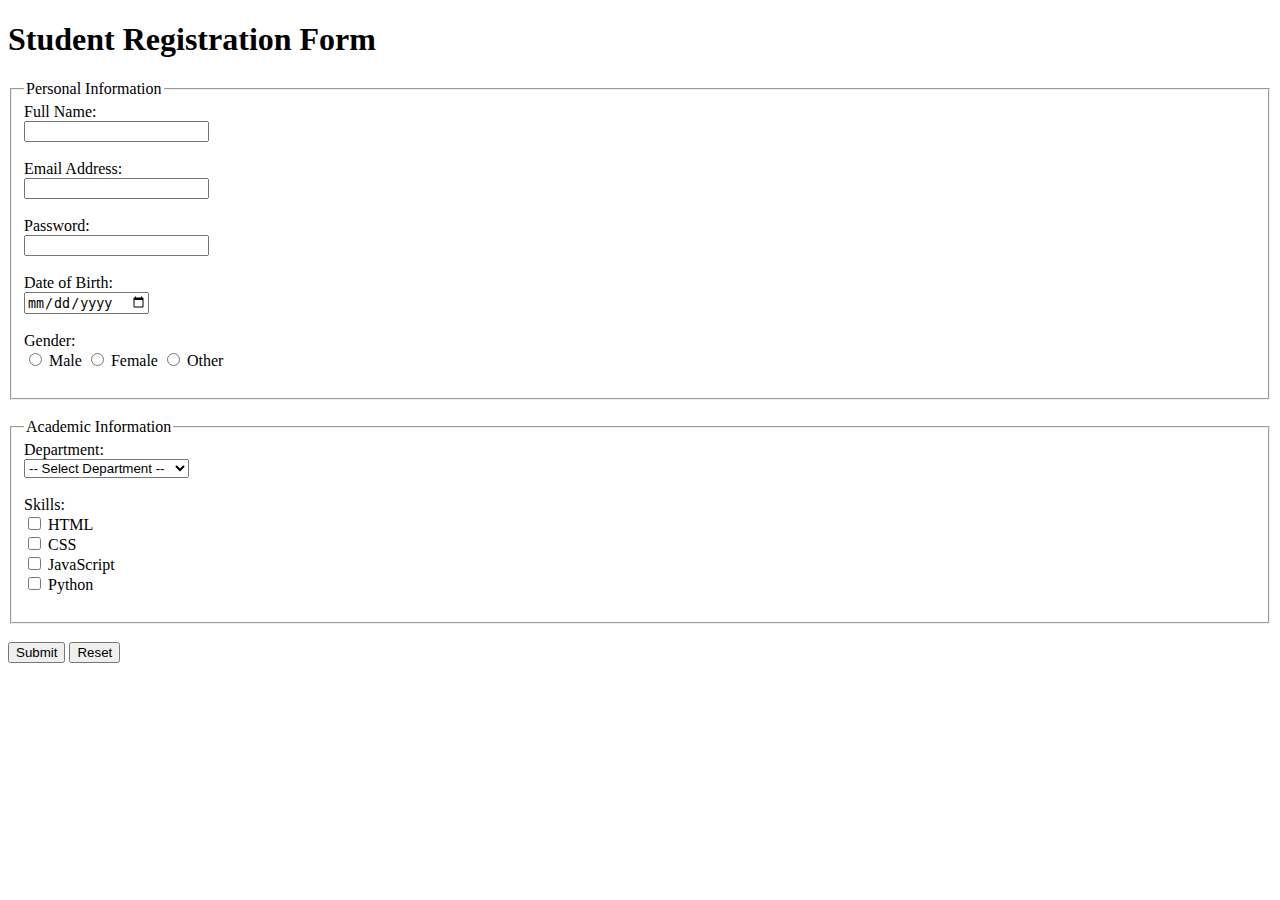
<file: Lab_Task4/index.html>
<!doctype html>
<html lang="en">
  <head>
    <meta charset="UTF-8" />
    <meta name="viewport" content="width=device-width, initial-scale=1.0" />
    <title>Lab Task 4</title>
  </head>
  <body>
    <h1>Student Registration Form</h1>

    <form action="#" method="post">
      <fieldset>
        <legend>Personal Information</legend>

        <label for="fullname">Full Name:</label><br />
        <input type="text" id="fullname" name="fullname" /><br /><br />

        <label for="email">Email Address:</label><br />
        <input type="email" id="email" name="email" /><br /><br />

        <label for="password">Password:</label><br />
        <input type="password" id="password" name="password" /><br /><br />

        <label for="dob">Date of Birth:</label><br />
        <input type="date" id="dob" name="dob" /><br /><br />

        <label>Gender:</label><br />
        <input type="radio" id="male" name="gender" value="male" />
        <label for="male">Male</label>
        <input type="radio" id="female" name="gender" value="female" />
        <label for="female">Female</label>
        <input type="radio" id="other" name="gender" value="other" />
        <label for="other">Other</label><br /><br />
      </fieldset>

      <br />

      <fieldset>
        <legend>Academic Information</legend>

        <label for="department">Department:</label><br />
        <select id="department" name="department">
          <option value="">-- Select Department --</option>
          <option value="cs">Computer Science</option>
          <option value="ee">Electrical Engineering</option>
          <option value="ba">Business Administration</option>
          <option value="ce">Civil Engineering</option>
        </select><br /><br />

        <label>Skills:</label><br />
        <input type="checkbox" id="html" name="skills" value="html" />
        <label for="html">HTML</label><br />
        <input type="checkbox" id="css" name="skills" value="css" />
        <label for="css">CSS</label><br />
        <input type="checkbox" id="js" name="skills" value="js" />
        <label for="js">JavaScript</label><br />
        <input type="checkbox" id="python" name="skills" value="python" />
        <label for="python">Python</label><br /><br />
      </fieldset>

      <br />

      <input type="submit" value="Submit" />
      <input type="reset" value="Reset" />
    </form>
  </body>
</html>
</file>
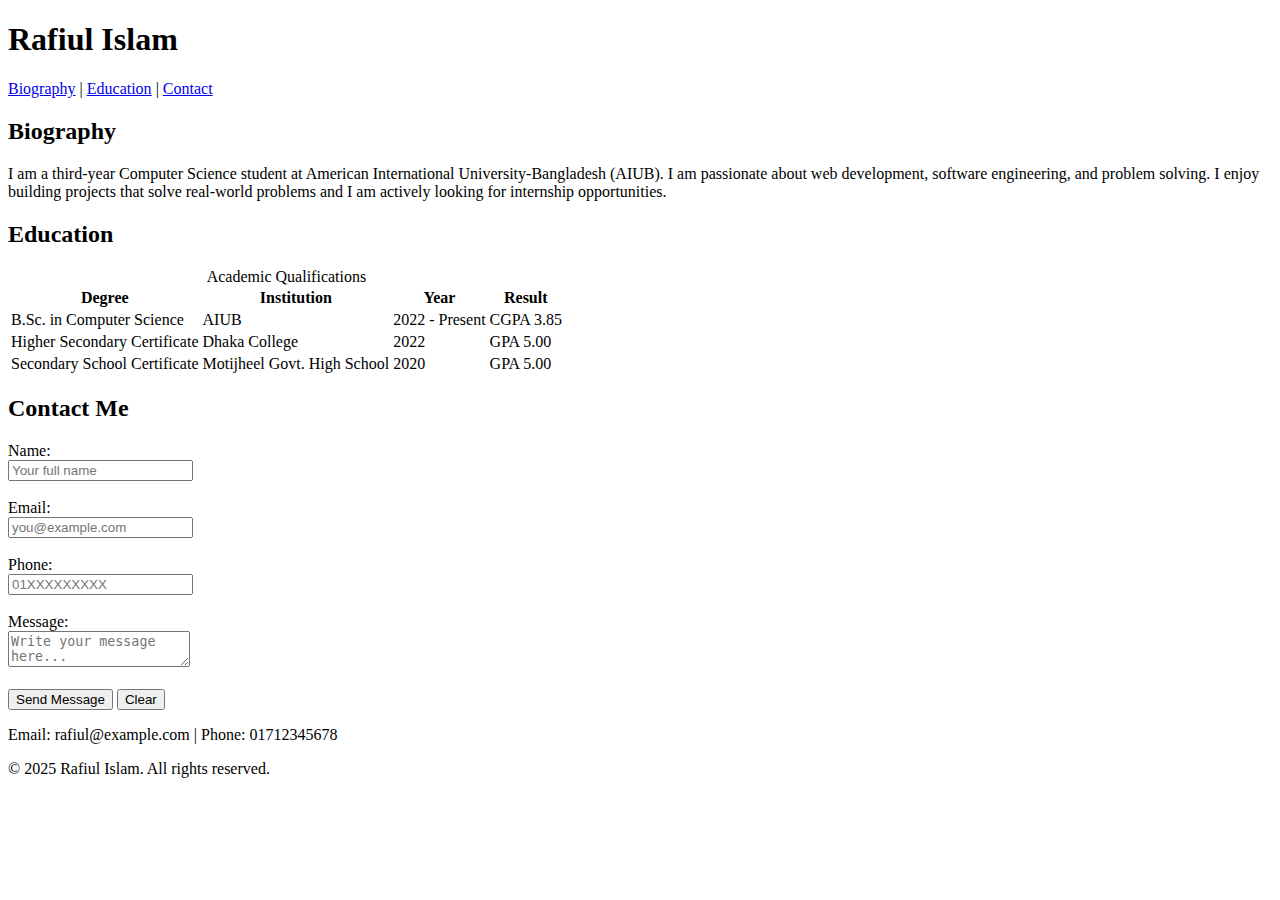
<file: Lab_Task5/index.html>
<!doctype html>
<html lang="en">
  <head>
    <meta charset="UTF-8" />
    <meta name="viewport" content="width=device-width, initial-scale=1.0" />
    <title>Rafiul Islam - Academic Profile</title>
    <meta name="description" content="Personal academic profile of Rafiul Islam, a Computer Science student at AIUB." />
    <meta name="keywords" content="Rafiul Islam, AIUB, Computer Science, academic profile, student" />
    <meta name="author" content="Rafiul Islam" />
  </head>
  <body>
    <header>
      <h1>Rafiul Islam</h1>
      <nav>
        <a href="#biography">Biography</a> |
        <a href="#education">Education</a> |
        <a href="#contact">Contact</a>
      </nav>
    </header>

    <main>
      <section id="biography">
        <h2>Biography</h2>
        <p>
          I am a third-year Computer Science student at American International University-Bangladesh (AIUB).
          I am passionate about web development, software engineering, and problem solving.
          I enjoy building projects that solve real-world problems and I am actively looking for internship opportunities.
        </p>
      </section>

      <section id="education">
        <h2>Education</h2>
        <table>
          <caption>Academic Qualifications</caption>
          <thead>
            <tr>
              <th scope="col">Degree</th>
              <th scope="col">Institution</th>
              <th scope="col">Year</th>
              <th scope="col">Result</th>
            </tr>
          </thead>
          <tbody>
            <tr>
              <td>B.Sc. in Computer Science</td>
              <td>AIUB</td>
              <td>2022 - Present</td>
              <td>CGPA 3.85</td>
            </tr>
            <tr>
              <td>Higher Secondary Certificate</td>
              <td>Dhaka College</td>
              <td>2022</td>
              <td>GPA 5.00</td>
            </tr>
            <tr>
              <td>Secondary School Certificate</td>
              <td>Motijheel Govt. High School</td>
              <td>2020</td>
              <td>GPA 5.00</td>
            </tr>
          </tbody>
        </table>
      </section>

      <section id="contact">
        <h2>Contact Me</h2>
        <form action="#" method="post">
          <label for="name">Name:</label><br />
          <input
            type="text"
            id="name"
            name="name"
            placeholder="Your full name"
            maxlength="100"
            required
          /><br /><br />

          <label for="email">Email:</label><br />
          <input
            type="email"
            id="email"
            name="email"
            placeholder="you@example.com"
            required
          /><br /><br />

          <label for="phone">Phone:</label><br />
          <input
            type="tel"
            id="phone"
            name="phone"
            placeholder="01XXXXXXXXX"
            pattern="01[0-9]{9}"
          /><br /><br />

          <label for="message">Message:</label><br />
          <textarea
            id="message"
            name="message"
            placeholder="Write your message here..."
            maxlength="500"
            required
          ></textarea><br /><br />

          <input type="submit" value="Send Message" />
          <input type="reset" value="Clear" />
        </form>
      </section>
    </main>

    <footer>
      <p>Email: rafiul@example.com | Phone: 01712345678</p>
      <p>&copy; 2025 Rafiul Islam. All rights reserved.</p>
    </footer>
  </body>
</html>
</file>
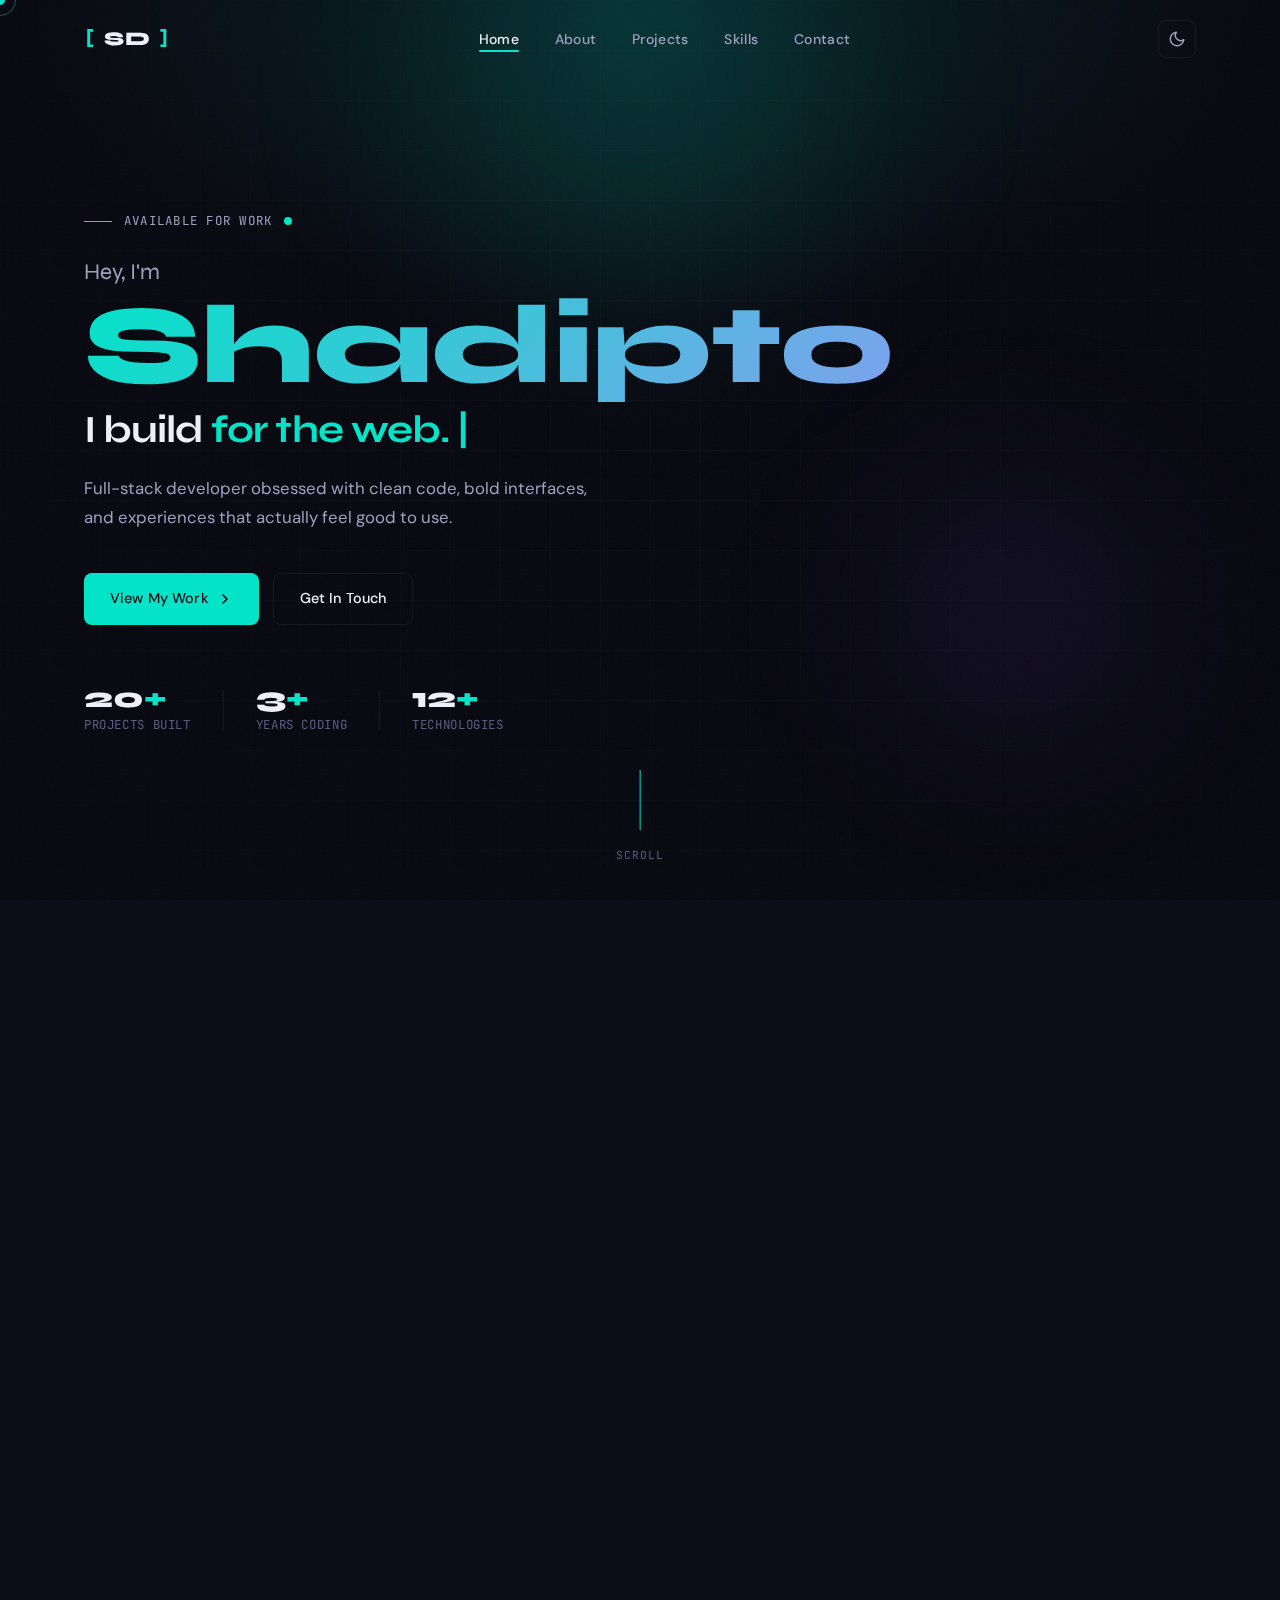
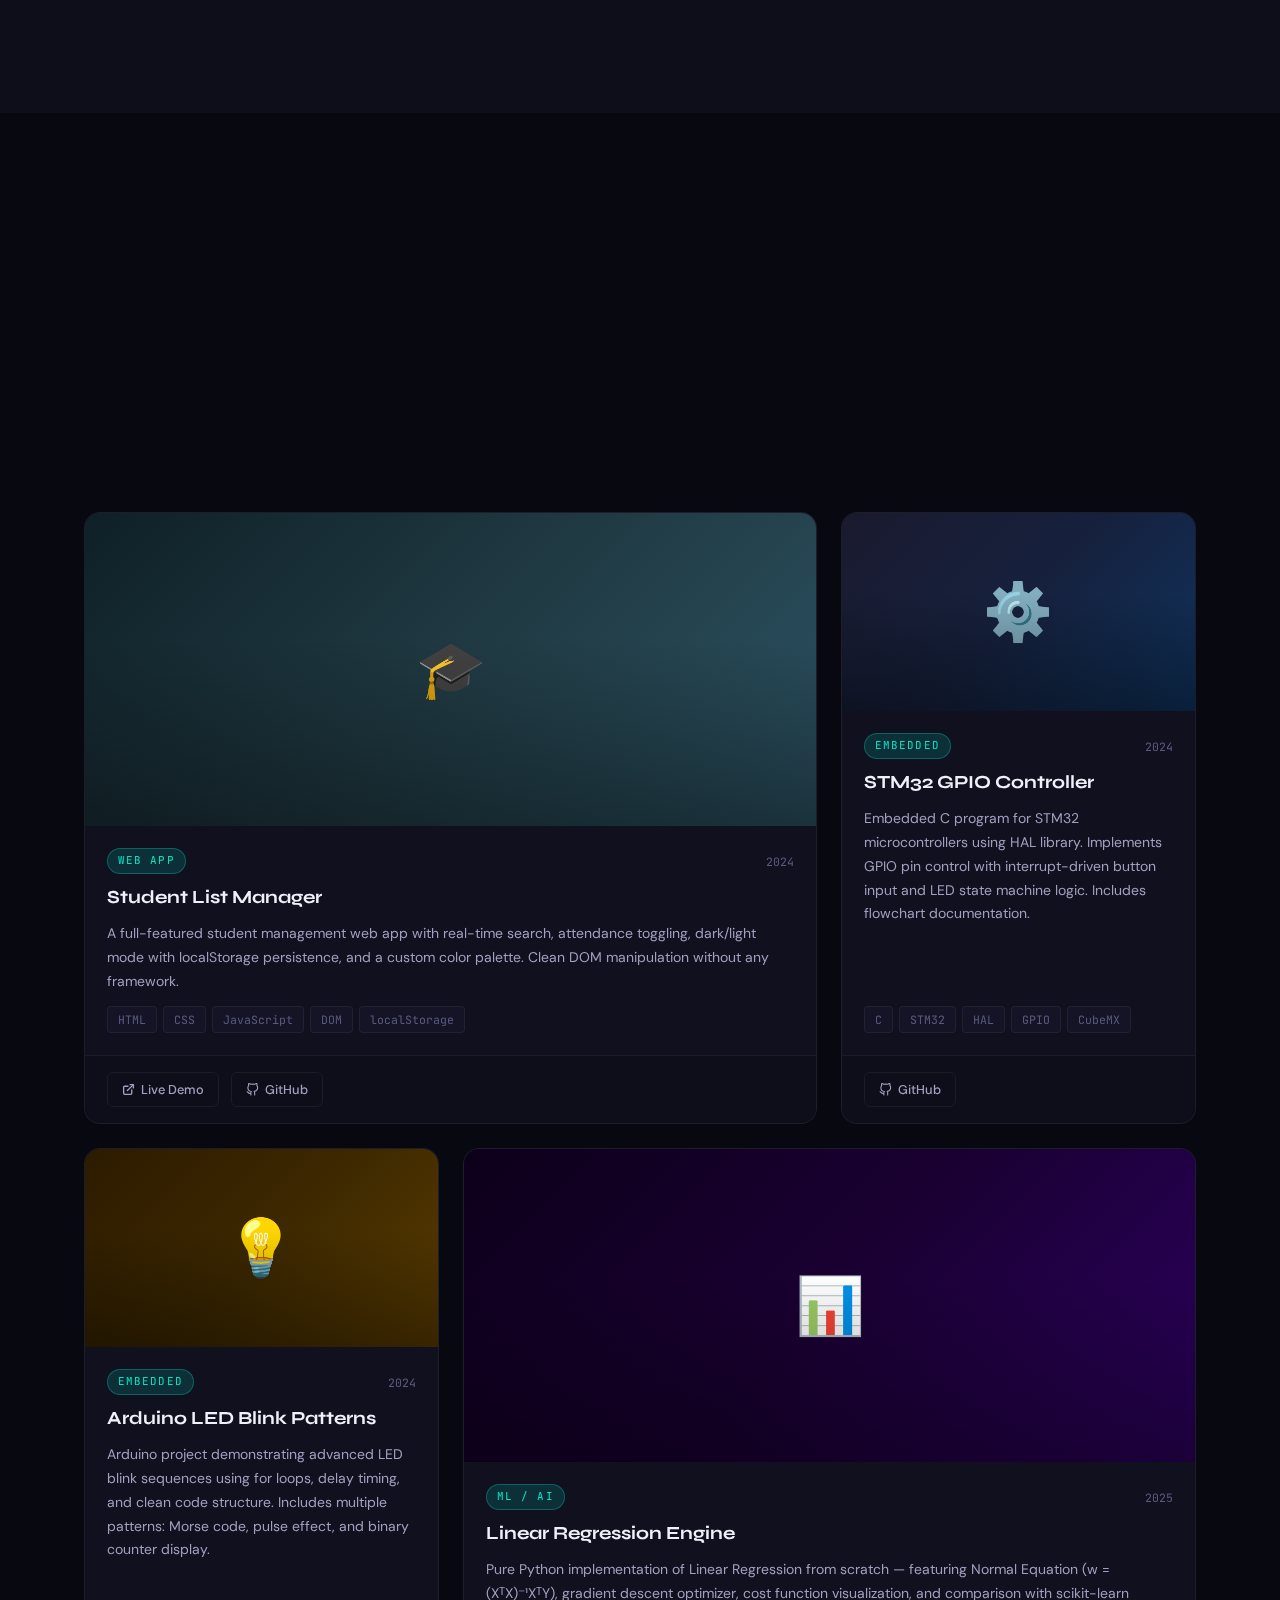
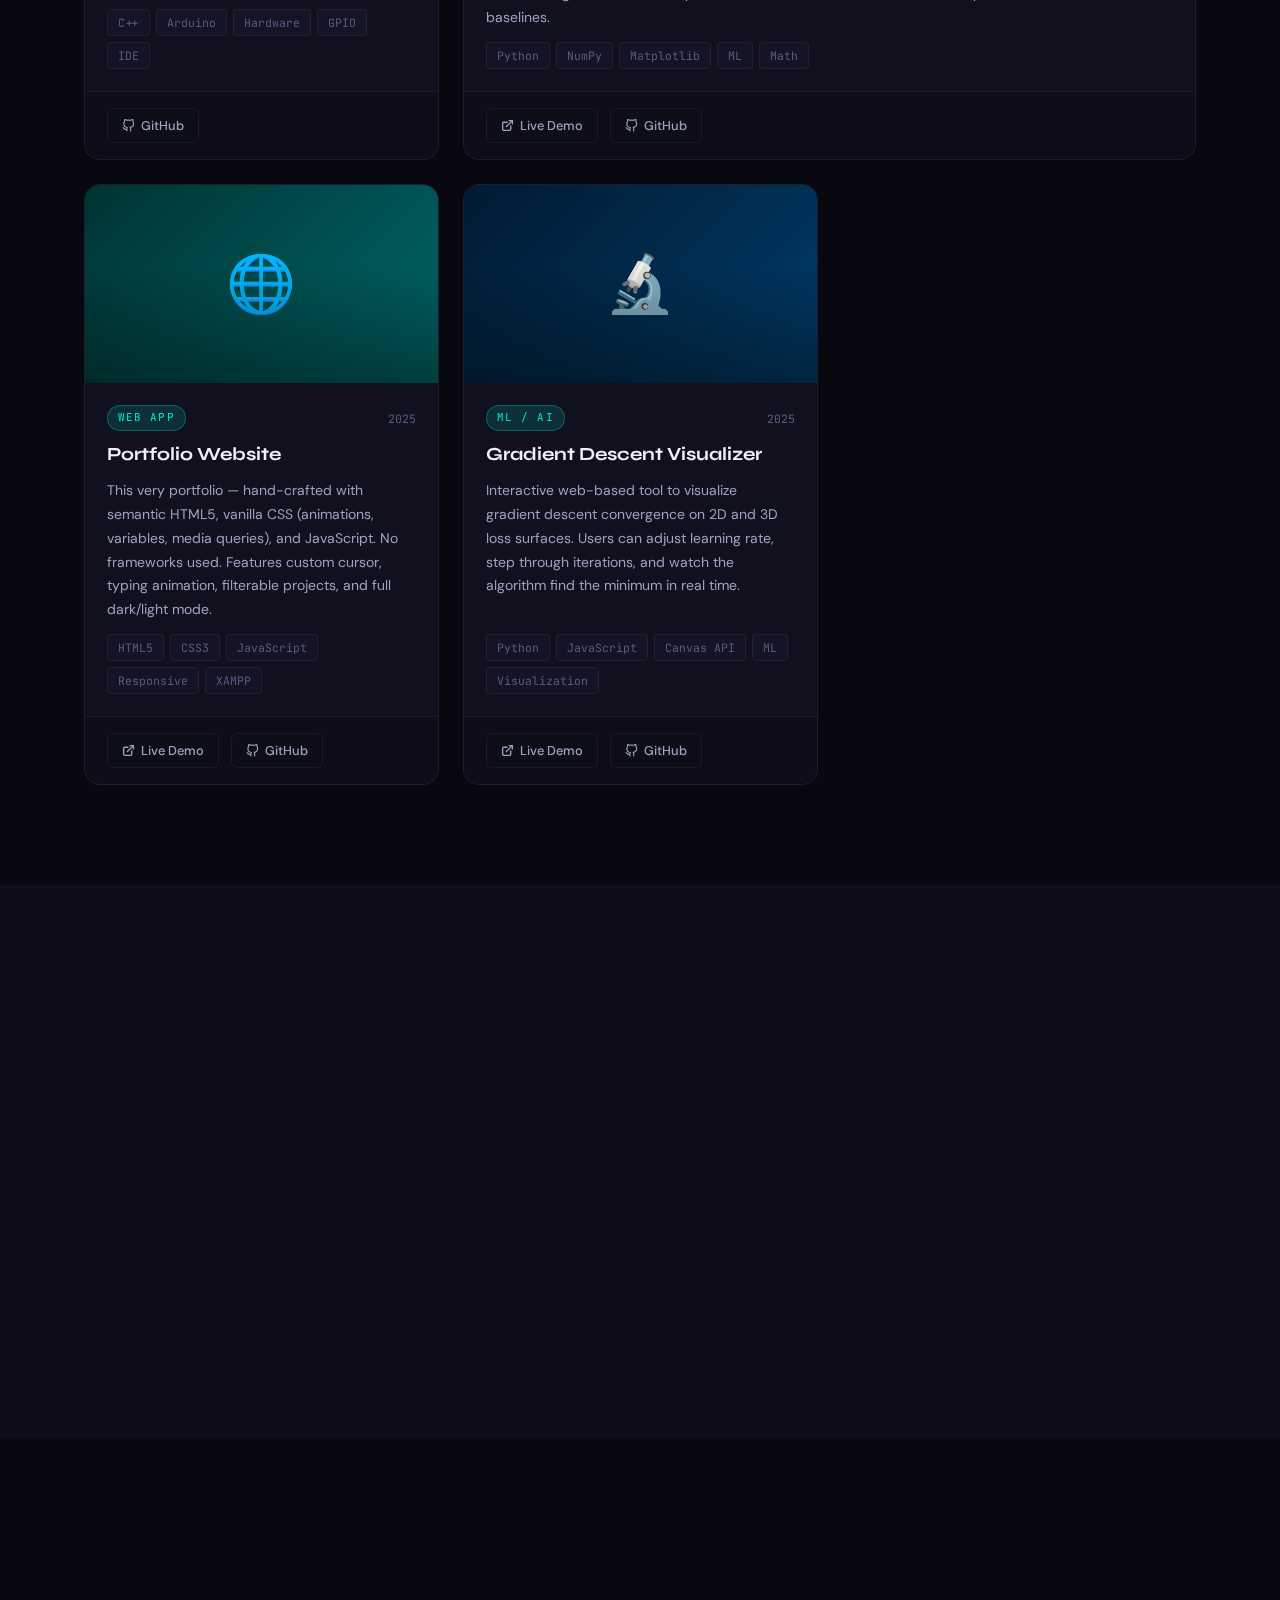
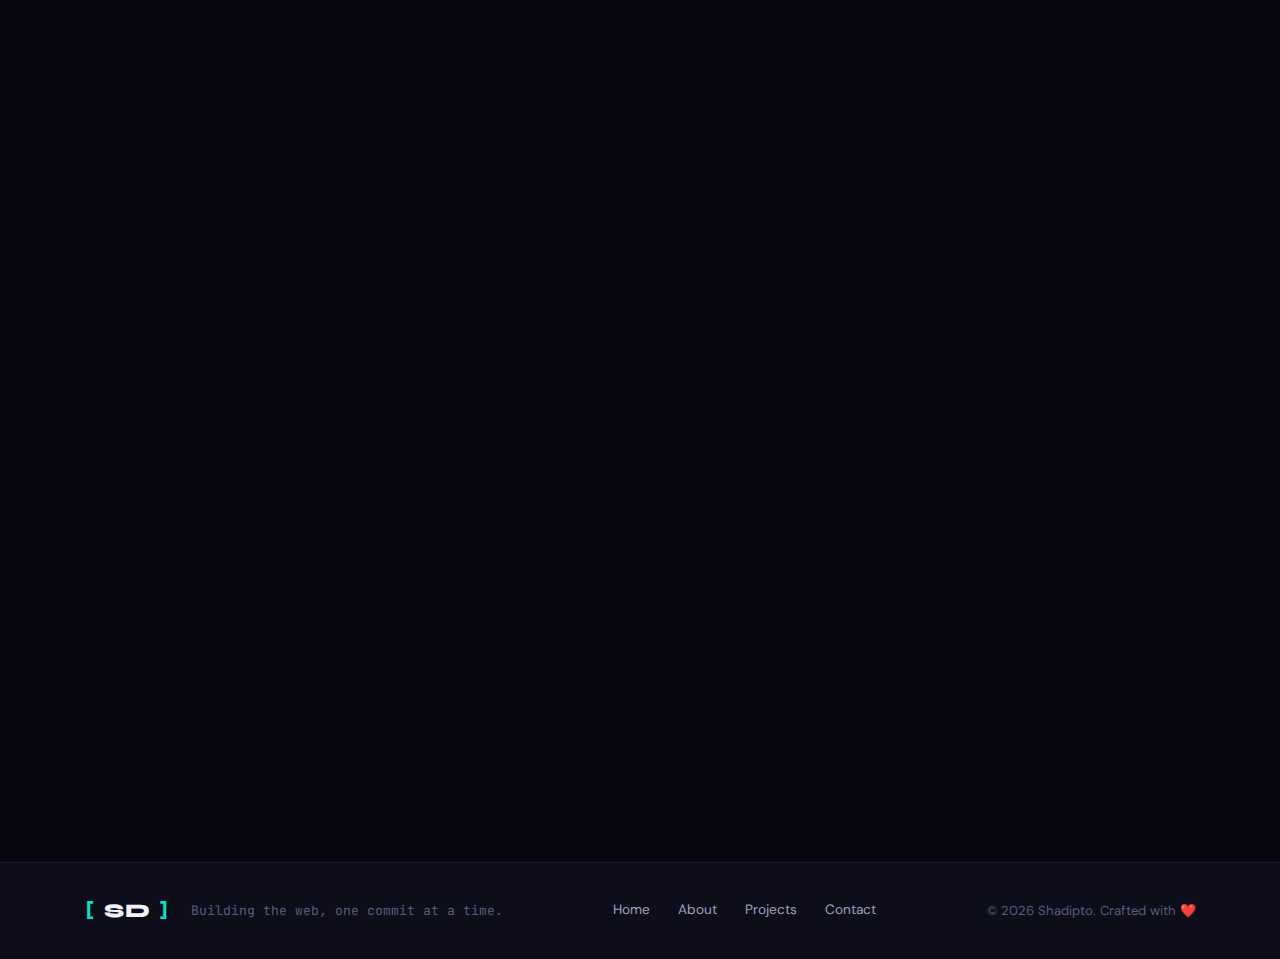
<file: portfolio/index.html>
<!DOCTYPE html>
<html lang="en" data-theme="dark">
<head>
  <meta charset="UTF-8" />
  <meta name="viewport" content="width=device-width, initial-scale=1.0" />
  <meta name="description" content="Shadipto — Full Stack Developer & Creative Technologist" />
  <title>Shadipto | Developer Portfolio</title>

  <!-- Google Fonts -->
  <link rel="preconnect" href="https://fonts.googleapis.com" />
  <link rel="preconnect" href="https://fonts.gstatic.com" crossorigin />
  <link href="https://fonts.googleapis.com/css2?family=Syne:wght@400;600;700;800&family=DM+Sans:ital,opsz,wght@0,9..40,300;0,9..40,400;0,9..40,500;1,9..40,300&family=JetBrains+Mono:wght@400;500&display=swap" rel="stylesheet" />

  <!-- CSS Files -->
  <link rel="stylesheet" href="css/themes.css" />
  <link rel="stylesheet" href="css/animations.css" />
  <link rel="stylesheet" href="css/main.css" />
</head>

<body>
  <!-- ========== CURSOR ========== -->
  <div class="cursor" id="cursor"></div>
  <div class="cursor-follower" id="cursorFollower"></div>

  <!-- ========== NOISE OVERLAY ========== -->
  <div class="noise-overlay" aria-hidden="true"></div>

  <!-- ========== NAVIGATION ========== -->
  <header class="site-header" id="siteHeader">
    <nav class="nav-container" role="navigation" aria-label="Main navigation">
      <a href="#home" class="nav-logo" aria-label="Home">
        <span class="logo-bracket">[</span>
        <span class="logo-text">SD</span>
        <span class="logo-bracket">]</span>
      </a>

      <ul class="nav-links" id="navLinks" role="list">
        <li><a href="#home" class="nav-link active" data-text="Home">Home</a></li>
        <li><a href="#about" class="nav-link" data-text="About">About</a></li>
        <li><a href="#projects" class="nav-link" data-text="Projects">Projects</a></li>
        <li><a href="#skills" class="nav-link" data-text="Skills">Skills</a></li>
        <li><a href="#contact" class="nav-link" data-text="Contact">Contact</a></li>
      </ul>

      <div class="nav-actions">
        <button class="theme-toggle" id="themeToggle" aria-label="Toggle dark/light mode" title="Toggle theme">
          <span class="theme-icon theme-icon--dark" aria-hidden="true">
            <!-- Moon SVG -->
            <svg width="18" height="18" viewBox="0 0 24 24" fill="none" stroke="currentColor" stroke-width="2" stroke-linecap="round" stroke-linejoin="round"><path d="M21 12.79A9 9 0 1 1 11.21 3 7 7 0 0 0 21 12.79z"/></svg>
          </span>
          <span class="theme-icon theme-icon--light" aria-hidden="true">
            <!-- Sun SVG -->
            <svg width="18" height="18" viewBox="0 0 24 24" fill="none" stroke="currentColor" stroke-width="2" stroke-linecap="round" stroke-linejoin="round"><circle cx="12" cy="12" r="5"/><line x1="12" y1="1" x2="12" y2="3"/><line x1="12" y1="21" x2="12" y2="23"/><line x1="4.22" y1="4.22" x2="5.64" y2="5.64"/><line x1="18.36" y1="18.36" x2="19.78" y2="19.78"/><line x1="1" y1="12" x2="3" y2="12"/><line x1="21" y1="12" x2="23" y2="12"/><line x1="4.22" y1="19.78" x2="5.64" y2="18.36"/><line x1="18.36" y1="5.64" x2="19.78" y2="4.22"/></svg>
          </span>
        </button>

        <button class="hamburger" id="hamburger" aria-label="Toggle mobile menu" aria-expanded="false">
          <span class="hamburger-line"></span>
          <span class="hamburger-line"></span>
          <span class="hamburger-line"></span>
        </button>
      </div>
    </nav>
  </header>

  <main id="main-content">

    <!-- ========== HERO SECTION ========== -->
    <section class="hero" id="home" aria-label="Hero section">
      <div class="hero-bg-grid" aria-hidden="true"></div>
      <div class="hero-orb hero-orb--1" aria-hidden="true"></div>
      <div class="hero-orb hero-orb--2" aria-hidden="true"></div>

      <div class="hero-content">
        <div class="hero-eyebrow reveal-up">
          <span class="eyebrow-line" aria-hidden="true"></span>
          <span>Available for work</span>
          <span class="status-dot" aria-hidden="true"></span>
        </div>

        <h1 class="hero-title reveal-up">
          <span class="hero-greeting">Hey, I'm</span>
          <span class="hero-name">Shadipto</span>
          <span class="hero-role">
            I build
            <span class="typing-container" aria-live="polite">
              <span class="typing-text" id="typingText"></span>
              <span class="typing-cursor" aria-hidden="true">|</span>
            </span>
          </span>
        </h1>

        <p class="hero-description reveal-up">
          Full-stack developer obsessed with clean code, bold interfaces, 
          and experiences that actually feel good to use.
        </p>

        <div class="hero-cta reveal-up">
          <a href="#projects" class="btn btn--primary">
            <span>View My Work</span>
            <svg width="16" height="16" viewBox="0 0 24 24" fill="none" stroke="currentColor" stroke-width="2.5" stroke-linecap="round" stroke-linejoin="round" aria-hidden="true"><path d="m9 18 6-6-6-6"/></svg>
          </a>
          <a href="#contact" class="btn btn--ghost">
            <span>Get In Touch</span>
          </a>
        </div>

        <div class="hero-stats reveal-up">
          <div class="stat-item">
            <span class="stat-number" data-count="20">0</span>
            <span class="stat-label">Projects Built</span>
          </div>
          <div class="stat-divider" aria-hidden="true"></div>
          <div class="stat-item">
            <span class="stat-number" data-count="3">0</span>
            <span class="stat-label">Years Coding</span>
          </div>
          <div class="stat-divider" aria-hidden="true"></div>
          <div class="stat-item">
            <span class="stat-number" data-count="12">0</span>
            <span class="stat-label">Technologies</span>
          </div>
        </div>
      </div>

      <div class="hero-scroll-indicator" aria-hidden="true">
        <div class="scroll-line"></div>
        <span>Scroll</span>
      </div>
    </section>

    <!-- ========== ABOUT SECTION ========== -->
    <section class="about section" id="about" aria-label="About me">
      <div class="container">
        <div class="section-header reveal-up">
          <span class="section-tag">// 01</span>
          <h2 class="section-title">About Me</h2>
        </div>

        <div class="about-grid">
          <div class="about-visual reveal-left">
            <div class="about-image-wrapper">
              <div class="about-image-placeholder">
                <div class="avatar-initials">SD</div>
                <div class="avatar-ring avatar-ring--1" aria-hidden="true"></div>
                <div class="avatar-ring avatar-ring--2" aria-hidden="true"></div>
              </div>
              <div class="about-badge">
                <span class="badge-icon">⚡</span>
                <div>
                  <strong>Open to opportunities</strong>
                  <span>Full-time / Freelance</span>
                </div>
              </div>
            </div>
          </div>

          <div class="about-content reveal-right">
            <p class="about-lead">
              I'm a passionate developer who loves turning complex problems into simple, 
              beautiful, and intuitive digital experiences.
            </p>
            <p class="about-text">
              From embedded systems with Arduino and STM32 microcontrollers to crafting 
              full-stack web applications — I live at the intersection of software and hardware. 
              Currently diving deep into machine learning and how it can power the next generation 
              of applications.
            </p>
            <p class="about-text">
              When I'm not coding, I'm probably exploring new frameworks, contributing to open 
              source projects, or thinking about how to make interfaces feel more human.
            </p>

            <div class="about-facts">
              <div class="fact-item">
                <span class="fact-label">Location</span>
                <span class="fact-value">Dhaka, Bangladesh</span>
              </div>
              <div class="fact-item">
                <span class="fact-label">Focus</span>
                <span class="fact-value">Full Stack + Embedded</span>
              </div>
              <div class="fact-item">
                <span class="fact-label">Currently learning</span>
                <span class="fact-value">Machine Learning</span>
              </div>
            </div>

            <a href="#contact" class="btn btn--primary about-cta">
              <span>Let's Talk</span>
              <svg width="16" height="16" viewBox="0 0 24 24" fill="none" stroke="currentColor" stroke-width="2.5" stroke-linecap="round" stroke-linejoin="round" aria-hidden="true"><path d="m9 18 6-6-6-6"/></svg>
            </a>
          </div>
        </div>
      </div>
    </section>

    <!-- ========== PROJECTS SECTION ========== -->
    <section class="projects section" id="projects" aria-label="Projects showcase">
      <div class="container">
        <div class="section-header reveal-up">
          <span class="section-tag">// 02</span>
          <h2 class="section-title">Selected Work</h2>
          <p class="section-subtitle">
            A collection of projects I've built — from web apps to hardware experiments.
          </p>
        </div>

        <!-- Filter Tabs -->
        <div class="filter-tabs reveal-up" role="tablist" aria-label="Filter projects by category">
          <button class="filter-btn active" data-filter="all" role="tab" aria-selected="true">All</button>
          <button class="filter-btn" data-filter="web" role="tab" aria-selected="false">Web</button>
          <button class="filter-btn" data-filter="embedded" role="tab" aria-selected="false">Embedded</button>
          <button class="filter-btn" data-filter="ml" role="tab" aria-selected="false">ML / AI</button>
        </div>

        <!-- Projects Grid — dynamically rendered by JS -->
        <div class="projects-grid" id="projectsGrid" role="list" aria-live="polite"></div>
      </div>
    </section>

    <!-- ========== SKILLS SECTION ========== -->
    <section class="skills section" id="skills" aria-label="Skills and technologies">
      <div class="container">
        <div class="section-header reveal-up">
          <span class="section-tag">// 03</span>
          <h2 class="section-title">Tech Stack</h2>
        </div>

        <div class="skills-grid" id="skillsGrid"></div>
      </div>
    </section>

    <!-- ========== CONTACT SECTION ========== -->
    <section class="contact section" id="contact" aria-label="Contact form">
      <div class="container">
        <div class="section-header reveal-up">
          <span class="section-tag">// 04</span>
          <h2 class="section-title">Get In Touch</h2>
          <p class="section-subtitle">
            Have a project in mind? Let's build something great together.
          </p>
        </div>

        <div class="contact-grid">
          <div class="contact-info reveal-left">
            <h3 class="contact-info-title">Let's Connect</h3>
            <p class="contact-info-text">
              I'm currently available for freelance work and full-time positions. 
              Feel free to reach out if you want to work together!
            </p>

            <ul class="contact-list" role="list">
              <li class="contact-item">
                <span class="contact-icon" aria-hidden="true">
                  <svg width="20" height="20" viewBox="0 0 24 24" fill="none" stroke="currentColor" stroke-width="2" stroke-linecap="round" stroke-linejoin="round"><path d="M4 4h16c1.1 0 2 .9 2 2v12c0 1.1-.9 2-2 2H4c-1.1 0-2-.9-2-2V6c0-1.1.9-2 2-2z"/><polyline points="22,6 12,13 2,6"/></svg>
                </span>
                <div>
                  <span class="contact-label">Email</span>
                  <a href="mailto:shadipto@email.com" class="contact-value">shadipto@email.com</a>
                </div>
              </li>
              <li class="contact-item">
                <span class="contact-icon" aria-hidden="true">
                  <svg width="20" height="20" viewBox="0 0 24 24" fill="none" stroke="currentColor" stroke-width="2" stroke-linecap="round" stroke-linejoin="round"><path d="M9 19c-5 1.5-5-2.5-7-3m14 6v-3.87a3.37 3.37 0 0 0-.94-2.61c3.14-.35 6.44-1.54 6.44-7A5.44 5.44 0 0 0 20 4.77 5.07 5.07 0 0 0 19.91 1S18.73.65 16 2.48a13.38 13.38 0 0 0-7 0C6.27.65 5.09 1 5.09 1A5.07 5.07 0 0 0 5 4.77a5.44 5.44 0 0 0-1.5 3.78c0 5.42 3.3 6.61 6.44 7A3.37 3.37 0 0 0 9 18.13V22"/></svg>
                </span>
                <div>
                  <span class="contact-label">GitHub</span>
                  <a href="https://github.com/shadipto" target="_blank" rel="noopener noreferrer" class="contact-value">github.com/shadipto</a>
                </div>
              </li>
              <li class="contact-item">
                <span class="contact-icon" aria-hidden="true">
                  <svg width="20" height="20" viewBox="0 0 24 24" fill="none" stroke="currentColor" stroke-width="2" stroke-linecap="round" stroke-linejoin="round"><path d="M16 8a6 6 0 0 1 6 6v7h-4v-7a2 2 0 0 0-2-2 2 2 0 0 0-2 2v7h-4v-7a6 6 0 0 1 6-6z"/><rect x="2" y="9" width="4" height="12"/><circle cx="4" cy="4" r="2"/></svg>
                </span>
                <div>
                  <span class="contact-label">LinkedIn</span>
                  <a href="https://linkedin.com/in/shadipto" target="_blank" rel="noopener noreferrer" class="contact-value">linkedin.com/in/shadipto</a>
                </div>
              </li>
            </ul>
          </div>

          <div class="contact-form-wrapper reveal-right">
            <form class="contact-form" id="contactForm" novalidate aria-label="Contact form">
              <div class="form-row">
                <div class="form-group">
                  <label for="name" class="form-label">Name <span class="required" aria-hidden="true">*</span></label>
                  <input 
                    type="text" 
                    id="name" 
                    name="name" 
                    class="form-input" 
                    placeholder="John Doe" 
                    autocomplete="name"
                    aria-required="true"
                    aria-describedby="name-error"
                  />
                  <span class="form-error" id="name-error" role="alert" aria-live="polite"></span>
                </div>

                <div class="form-group">
                  <label for="email" class="form-label">Email <span class="required" aria-hidden="true">*</span></label>
                  <input 
                    type="email" 
                    id="email" 
                    name="email" 
                    class="form-input" 
                    placeholder="john@example.com" 
                    autocomplete="email"
                    aria-required="true"
                    aria-describedby="email-error"
                  />
                  <span class="form-error" id="email-error" role="alert" aria-live="polite"></span>
                </div>
              </div>

              <div class="form-group">
                <label for="subject" class="form-label">Subject <span class="required" aria-hidden="true">*</span></label>
                <input 
                  type="text" 
                  id="subject" 
                  name="subject" 
                  class="form-input" 
                  placeholder="Project collaboration" 
                  aria-required="true"
                  aria-describedby="subject-error"
                />
                <span class="form-error" id="subject-error" role="alert" aria-live="polite"></span>
              </div>

              <div class="form-group">
                <label for="message" class="form-label">Message <span class="required" aria-hidden="true">*</span></label>
                <textarea 
                  id="message" 
                  name="message" 
                  class="form-input form-textarea" 
                  placeholder="Tell me about your project..." 
                  rows="5"
                  aria-required="true"
                  aria-describedby="message-error"
                ></textarea>
                <span class="form-error" id="message-error" role="alert" aria-live="polite"></span>
              </div>

              <button type="submit" class="btn btn--primary btn--full" id="submitBtn">
                <span class="btn-text">Send Message</span>
                <span class="btn-loading" aria-hidden="true">
                  <span class="spinner"></span>
                  Sending...
                </span>
                <svg class="btn-arrow" width="16" height="16" viewBox="0 0 24 24" fill="none" stroke="currentColor" stroke-width="2.5" stroke-linecap="round" stroke-linejoin="round" aria-hidden="true"><line x1="22" y1="2" x2="11" y2="13"/><polygon points="22 2 15 22 11 13 2 9 22 2"/></svg>
              </button>

              <div class="form-success" id="formSuccess" role="alert" aria-live="polite" hidden>
                <svg width="20" height="20" viewBox="0 0 24 24" fill="none" stroke="currentColor" stroke-width="2.5" stroke-linecap="round" stroke-linejoin="round" aria-hidden="true"><polyline points="20 6 9 17 4 12"/></svg>
                <span>Message sent! I'll get back to you soon.</span>
              </div>
            </form>
          </div>
        </div>
      </div>
    </section>

  </main>

  <!-- ========== FOOTER ========== -->
  <footer class="site-footer" role="contentinfo">
    <div class="container">
      <div class="footer-inner">
        <div class="footer-left">
          <a href="#home" class="nav-logo footer-logo">
            <span class="logo-bracket">[</span>
            <span class="logo-text">SD</span>
            <span class="logo-bracket">]</span>
          </a>
          <p class="footer-tagline">Building the web, one commit at a time.</p>
        </div>

        <nav class="footer-nav" aria-label="Footer navigation">
          <a href="#home" class="footer-link">Home</a>
          <a href="#about" class="footer-link">About</a>
          <a href="#projects" class="footer-link">Projects</a>
          <a href="#contact" class="footer-link">Contact</a>
        </nav>

        <div class="footer-right">
          <p class="footer-copy">
            &copy; <span id="currentYear"></span> Shadipto. Crafted with ❤️
          </p>
        </div>
      </div>
    </div>
  </footer>

  <!-- ========== SCROLL TO TOP ========== -->
  <button class="scroll-top" id="scrollTop" aria-label="Scroll to top" title="Back to top">
    <svg width="20" height="20" viewBox="0 0 24 24" fill="none" stroke="currentColor" stroke-width="2.5" stroke-linecap="round" stroke-linejoin="round" aria-hidden="true"><polyline points="18 15 12 9 6 15"/></svg>
  </button>

  <!-- ========== JS Files ========== -->
  <script src="js/projects.js"></script>
  <script src="js/form.js"></script>
  <script src="js/animations.js"></script>
  <script src="js/main.js"></script>
</body>
</html>
</file>
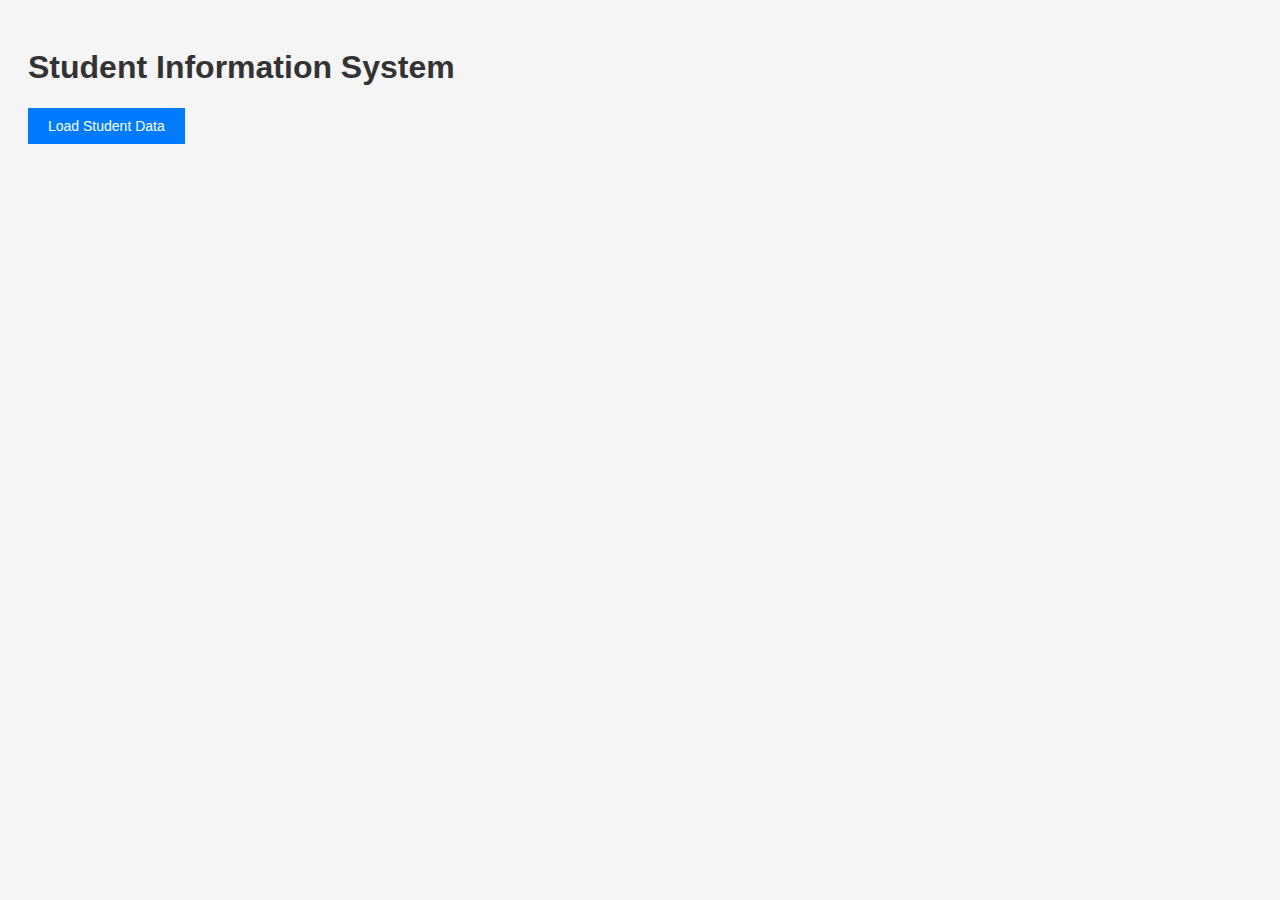
<file: 30April/ajax__html.html>
<!doctype html>
<html>
  <head>
    <title>Student Information System</title>
    <style>
      body {
        font-family: Arial, sans-serif;
        padding: 20px;
        background-color: #f5f5f5;
      }
      h1 {
        color: #333;
      }
      button {
        padding: 10px 20px;
        background-color: #007bff;
        color: white;
        border: none;
        cursor: pointer;
        font-size: 14px;
      }
      button:hover {
        background-color: #0056b3;
      }
      #result {
        margin-top: 20px;
      }
      .student-card {
        background-color: white;
        border: 1px solid #ddd;
        padding: 15px;
        margin-bottom: 10px;
      }
      .student-card p {
        margin: 5px 0;
        font-size: 14px;
      }
      .error {
        color: red;
        background-color: #ffe6e6;
        padding: 10px;
        border: 1px solid #ff0000;
        margin-top: 10px;
      }
      .loading {
        color: #666;
        font-style: italic;
      }
    </style>
  </head>
  <body>
    <div class="container">
      <h1>Student Information System</h1>
      <button onclick="loadData()">Load Student Data</button>
      <div id="result"></div>
    </div>

    <script src="script_js.js"></script>
  </body>
</html>
</file>
<file: style.css>
body {
  background: linear-gradient(135deg, #43cea2 0%, #185a9d 50%, #f8ffae 100%);
  font-family: monospace;
  font-size: medium;
  font-weight: bold;
  min-height: 100vh;
  margin: 0;
  display: flex;
  flex-direction: column;
  align-items: center;
  /*justify-content: center;*/
}

h2 {
  color: rgb(0, 0, 0);
  text-align: center;
  font-size: 50px;
}

.formClass {
  text-align: left;
  margin-top: 50px;
  margin-bottom: 50px;
  padding: 20px;
  border: 2px solid black;
  background-color: lightgrey;
  width: 500px;
  margin-left: auto;
  margin-right: auto;
  border-radius: 10px;
}
</file>
<file: 05Mar/style.css>
*,
*::before,
*::after {
  box-sizing: border-box;
  margin: 0;
  padding: 0;
}

/* ════════════════════════════════════════
   DARK MODE  (default)
   03045E · 0077B6 · 00B4D8 · 90E0EF · CAF0F8
════════════════════════════════════════ */
:root,
[data-theme="dark"] {
  --bg: #010920;
  --card: #03045e;
  --card-2: #04066b;
  --border: #0077b6;
  --border-light: #00b4d8;

  --accent: #00b4d8;
  --accent-light: #90e0ef;
  --accent-glow: #0077b6;
  --accent2: #caf0f8;

  --text: #caf0f8;
  --muted: #90e0ef;
  --faint: #0077b6;

  --present: #00b4d8;
  --present-bg: rgba(0, 180, 216, 0.1);
  --absent: #90e0ef;
  --absent-bg: rgba(144, 224, 239, 0.08);

  --danger: #f472b6;
  --danger-bg: rgba(244, 114, 182, 0.08);

  --highlight-bg: #04066b;
  --highlight-border: #caf0f8;

  --row-hover: #04057a;
  --btn-text: #03045e;

  --orb1: rgba(0, 119, 182, 0.3);
  --orb2: rgba(0, 180, 216, 0.2);

  --toggle-bg: #0077b6;
  --toggle-text: #caf0f8;
}

/* ════════════════════════════════════════
   LIGHT MODE
   03045E · 0077B6 · 00B4D8 · 90E0EF · CAF0F8
════════════════════════════════════════ */
[data-theme="light"] {
  --bg: #caf0f8;
  --card: #ffffff;
  --card-2: #f0fafd;
  --border: #90e0ef;
  --border-light: #00b4d8;

  --accent: #0077b6;
  --accent-light: #03045e;
  --accent-glow: #00b4d8;
  --accent2: #03045e;

  --text: #03045e;
  --muted: #0077b6;
  --faint: #90e0ef;

  --present: #0077b6;
  --present-bg: rgba(0, 119, 182, 0.08);
  --absent: #00b4d8;
  --absent-bg: rgba(0, 180, 216, 0.07);

  --danger: #e11d48;
  --danger-bg: rgba(225, 29, 72, 0.07);

  --highlight-bg: #e8f8fd;
  --highlight-border: #0077b6;

  --row-hover: #f0fafd;
  --btn-text: #ffffff;

  --orb1: rgba(0, 180, 216, 0.18);
  --orb2: rgba(144, 224, 239, 0.25);

  --toggle-bg: #03045e;
  --toggle-text: #caf0f8;
}

/* ── Smooth theme transition ── */
body,
.card,
.modal,
input,
button,
.student-item,
.stat-chip {
  transition:
    background-color 0.3s ease,
    border-color 0.3s ease,
    color 0.3s ease;
}

body {
  background: var(--bg);
  font-family: "DM Sans", sans-serif;
  color: var(--text);
  min-height: 100vh;
  display: flex;
  flex-direction: column;
  align-items: center;
  padding: 40px 20px 80px;
  overflow-x: hidden;
}

/* ── Orbs ── */
.bg-orb {
  position: fixed;
  border-radius: 50%;
  filter: blur(110px);
  pointer-events: none;
  z-index: 0;
  transition: background 0.3s;
}
.orb1 {
  width: 560px;
  height: 560px;
  background: radial-gradient(circle, var(--orb1), transparent 70%);
  top: -120px;
  left: -120px;
}
.orb2 {
  width: 440px;
  height: 440px;
  background: radial-gradient(circle, var(--orb2), transparent 70%);
  bottom: -80px;
  right: -80px;
}

/* ── Layout ── */
.wrapper {
  position: relative;
  z-index: 1;
  width: 100%;
  max-width: 680px;
}

/* ── Theme Toggle Button ── */
.theme-toggle {
  display: inline-flex;
  align-items: center;
  gap: 8px;
  background: var(--toggle-bg);
  color: var(--toggle-text);
  border: none;
  border-radius: 50px;
  padding: 8px 18px;
  font-family: "DM Sans", sans-serif;
  font-size: 13px;
  font-weight: 600;
  cursor: pointer;
  margin-bottom: 20px;
  transition:
    opacity 0.2s,
    transform 0.15s,
    background 0.3s;
  box-shadow: 0 2px 12px rgba(0, 0, 0, 0.15);
}
.theme-toggle:hover {
  opacity: 0.88;
  transform: translateY(-1px);
}
.toggle-icon {
  font-size: 16px;
}

/* ── Header ── */
.header {
  text-align: center;
  margin-bottom: 36px;
  animation: fadeDown 0.6s ease both;
}
.eyebrow {
  font-size: 11px;
  letter-spacing: 0.2em;
  text-transform: uppercase;
  color: var(--accent);
  font-weight: 600;
  margin-bottom: 8px;
}
.header h1 {
  font-family: "Caveat", cursive;
  font-size: 58px;
  font-weight: 700;
  line-height: 1;
  background: linear-gradient(
    120deg,
    var(--accent-light),
    var(--accent),
    var(--accent2)
  );
  -webkit-background-clip: text;
  -webkit-text-fill-color: transparent;
  background-clip: text;
  margin-bottom: 10px;
}
.subtitle {
  font-size: 14px;
  color: var(--muted);
  font-weight: 400;
}

/* ── Cards ── */
.card {
  background: var(--card);
  border: 1px solid var(--border);
  border-radius: 16px;
  padding: 28px;
  margin-bottom: 16px;
  animation: fadeUp 0.6s ease both;
  box-shadow: 0 4px 24px rgba(3, 4, 94, 0.1);
}
.form-card {
  animation-delay: 0.1s;
}
.list-card {
  animation-delay: 0.3s;
  padding: 0;
  overflow: hidden;
}

/* ── Form ── */
.input-row {
  display: grid;
  grid-template-columns: 1fr 1fr 1fr;
  gap: 12px;
  margin-bottom: 16px;
}
@media (max-width: 520px) {
  .input-row {
    grid-template-columns: 1fr 1fr;
  }
}
@media (max-width: 380px) {
  .input-row {
    grid-template-columns: 1fr;
  }
}

.input-group label {
  display: block;
  font-size: 11px;
  font-weight: 600;
  text-transform: uppercase;
  letter-spacing: 0.08em;
  color: var(--muted);
  margin-bottom: 6px;
}
.input-group input {
  width: 100%;
  background: var(--card-2);
  border: 1px solid var(--border);
  border-radius: 10px;
  padding: 11px 14px;
  color: var(--text);
  font-family: "DM Sans", sans-serif;
  font-size: 14px;
  outline: none;
  transition:
    border-color 0.2s,
    box-shadow 0.2s,
    background 0.3s;
}
.input-group input:focus {
  border-color: var(--accent);
  box-shadow: 0 0 0 3px rgba(0, 180, 216, 0.18);
}
.input-group input::placeholder {
  color: var(--faint);
}

/* ── Add Button ── */
#add-btn {
  display: flex;
  align-items: center;
  justify-content: center;
  gap: 8px;
  width: 100%;
  padding: 13px;
  background: linear-gradient(135deg, #0077b6, #00b4d8);
  color: #ffffff;
  font-family: "DM Sans", sans-serif;
  font-size: 15px;
  font-weight: 600;
  border: none;
  border-radius: 10px;
  cursor: pointer;
  transition:
    opacity 0.2s,
    transform 0.15s,
    box-shadow 0.2s;
  box-shadow: 0 4px 20px rgba(0, 119, 182, 0.35);
}
#add-btn:hover:not(:disabled) {
  opacity: 0.92;
  transform: translateY(-1px);
}
#add-btn:active:not(:disabled) {
  transform: scale(0.98);
}
#add-btn:disabled {
  opacity: 0.3;
  cursor: not-allowed;
  box-shadow: none;
}
.btn-icon {
  font-size: 20px;
  line-height: 1;
  font-weight: 300;
}

/* ── Error ── */
.error-msg {
  font-size: 13px;
  color: var(--danger);
  margin-top: 10px;
  min-height: 18px;
}

/* ── Stats Row ── */
.stats-row {
  display: flex;
  align-items: center;
  gap: 10px;
  margin-bottom: 12px;
  animation: fadeUp 0.6s 0.2s ease both;
  flex-wrap: wrap;
}
.stat-chip {
  display: flex;
  align-items: center;
  gap: 8px;
  background: var(--card);
  border: 1px solid var(--border);
  border-radius: 50px;
  padding: 6px 16px;
  font-size: 13px;
}
.stat-label {
  color: var(--muted);
}
.stat-value {
  font-weight: 600;
  color: var(--accent);
}
.present-chip .stat-value {
  color: var(--present);
}
.absent-chip .stat-value {
  color: var(--absent);
}

/* ── Toolbar ── */
.toolbar {
  display: flex;
  align-items: center;
  gap: 10px;
  margin-bottom: 16px;
  animation: fadeUp 0.6s 0.25s ease both;
  flex-wrap: wrap;
}
.search-wrap {
  position: relative;
  flex: 1;
  min-width: 180px;
}
.search-icon {
  position: absolute;
  left: 12px;
  top: 50%;
  transform: translateY(-50%);
  font-size: 14px;
  pointer-events: none;
}
#search-input {
  width: 100%;
  background: var(--card);
  border: 1px solid var(--border);
  border-radius: 50px;
  padding: 9px 14px 9px 36px;
  color: var(--text);
  font-family: "DM Sans", sans-serif;
  font-size: 14px;
  outline: none;
  transition:
    border-color 0.2s,
    box-shadow 0.2s;
}
#search-input:focus {
  border-color: var(--accent);
  box-shadow: 0 0 0 3px rgba(0, 180, 216, 0.15);
}
#search-input::placeholder {
  color: var(--muted);
}

.toolbar-btns {
  display: flex;
  gap: 8px;
  flex-wrap: wrap;
}

.tool-btn {
  background: var(--card);
  border: 1px solid var(--border);
  color: var(--text);
  font-family: "DM Sans", sans-serif;
  font-size: 13px;
  font-weight: 500;
  padding: 8px 14px;
  border-radius: 50px;
  cursor: pointer;
  transition:
    background 0.2s,
    border-color 0.2s,
    color 0.2s;
  white-space: nowrap;
}
.tool-btn:hover {
  background: var(--row-hover);
  border-color: var(--accent);
}
.highlight-tool-btn:hover {
  border-color: var(--highlight-border);
  color: var(--accent-light);
}
.danger-btn {
  color: var(--danger);
}
.danger-btn:hover {
  background: var(--danger-bg);
  border-color: var(--danger);
}
.save-btn {
  background: linear-gradient(135deg, #0077b6, #00b4d8);
  color: #ffffff;
  border: none;
  font-weight: 600;
  box-shadow: 0 2px 12px rgba(0, 119, 182, 0.3);
}
.save-btn:hover {
  opacity: 0.9;
}

/* ── List ── */
#student-list {
  list-style: none;
}
.empty-state {
  display: flex;
  flex-direction: column;
  align-items: center;
  gap: 10px;
  padding: 50px 20px;
  color: var(--muted);
  font-size: 14px;
}
.empty-icon {
  font-size: 36px;
}

/* ── Student Item ── */
.student-item {
  display: flex;
  align-items: center;
  gap: 14px;
  padding: 14px 20px;
  border-bottom: 1px solid var(--border);
  transition: background 0.15s;
  animation: slideIn 0.3s ease both;
}
.student-item:last-child {
  border-bottom: none;
}
.student-item:hover {
  background: var(--row-hover);
}
.student-item.hidden {
  display: none;
}

.student-item.is-present {
  background: var(--present-bg);
}
.student-item.is-present:hover {
  background: rgba(0, 180, 216, 0.14);
}

.student-item.top-highlight {
  background: var(--highlight-bg);
  border-left: 3px solid var(--highlight-border);
}

.student-avatar {
  width: 40px;
  height: 40px;
  border-radius: 50%;
  background: linear-gradient(135deg, #03045e, #0077b6);
  display: flex;
  align-items: center;
  justify-content: center;
  font-family: "Caveat", cursive;
  font-size: 17px;
  font-weight: 700;
  color: #caf0f8;
  flex-shrink: 0;
  box-shadow: 0 2px 10px rgba(0, 119, 182, 0.3);
}
.student-item.is-present .student-avatar {
  background: linear-gradient(135deg, #0077b6, #00b4d8);
}

.student-info {
  flex: 1;
  min-width: 0;
}
.student-name {
  font-size: 15px;
  font-weight: 500;
  white-space: nowrap;
  overflow: hidden;
  text-overflow: ellipsis;
}
.student-roll {
  font-size: 13px;
  color: var(--accent);
  font-weight: 600;
}
.student-meta {
  font-size: 12px;
  color: var(--muted);
  margin-top: 2px;
}

.student-grade {
  font-size: 12px;
  font-weight: 600;
  padding: 3px 10px;
  border-radius: 20px;
  background: rgba(0, 180, 216, 0.12);
  color: var(--accent);
  border: 1px solid rgba(0, 180, 216, 0.25);
  flex-shrink: 0;
}

.item-actions {
  display: flex;
  align-items: center;
  gap: 6px;
  flex-shrink: 0;
}

.present-btn {
  font-size: 12px;
  font-weight: 600;
  padding: 4px 10px;
  border-radius: 20px;
  border: 1px solid var(--border);
  cursor: pointer;
  background: transparent;
  color: var(--muted);
  font-family: "DM Sans", sans-serif;
  transition: all 0.2s;
  white-space: nowrap;
}
.present-btn:hover {
  border-color: var(--present);
  color: var(--present);
  background: var(--present-bg);
}
.present-btn.marked {
  background: var(--present-bg);
  border-color: var(--present);
  color: var(--present);
}

.edit-btn,
.remove-btn {
  background: transparent;
  border: none;
  cursor: pointer;
  font-size: 16px;
  padding: 4px 6px;
  border-radius: 6px;
  transition:
    color 0.15s,
    background 0.15s;
}
.edit-btn {
  color: var(--muted);
}
.edit-btn:hover {
  color: var(--accent);
  background: rgba(0, 180, 216, 0.1);
}
.remove-btn {
  color: var(--muted);
}
.remove-btn:hover {
  color: var(--danger);
  background: var(--danger-bg);
}

/* ── Total Footer ── */
.total-footer {
  text-align: center;
  font-size: 13px;
  color: var(--muted);
  margin-top: 8px;
  animation: fadeUp 0.6s 0.4s ease both;
}

/* ── Edit Modal ── */
.modal-overlay {
  position: fixed;
  inset: 0;
  background: rgba(3, 4, 94, 0.5);
  backdrop-filter: blur(6px);
  display: none;
  align-items: center;
  justify-content: center;
  z-index: 100;
}
.modal-overlay.open {
  display: flex;
}
.modal {
  background: var(--card);
  border: 1px solid var(--border);
  border-radius: 20px;
  padding: 30px;
  width: 100%;
  max-width: 400px;
  margin: 20px;
  animation: fadeUp 0.25s ease both;
  box-shadow: 0 8px 48px rgba(3, 4, 94, 0.25);
}
.modal-title {
  font-family: "Caveat", cursive;
  font-size: 32px;
  background: linear-gradient(120deg, var(--accent-light), var(--accent));
  -webkit-background-clip: text;
  -webkit-text-fill-color: transparent;
  background-clip: text;
  margin-bottom: 20px;
}
.modal-actions {
  display: flex;
  gap: 10px;
  margin-top: 20px;
  justify-content: flex-end;
}

/* ── Scrollbar ── */
::-webkit-scrollbar {
  width: 6px;
}
::-webkit-scrollbar-track {
  background: var(--bg);
}
::-webkit-scrollbar-thumb {
  background: var(--border);
  border-radius: 3px;
}
::-webkit-scrollbar-thumb:hover {
  background: var(--accent);
}

/* ── Animations ── */
@keyframes fadeDown {
  from {
    opacity: 0;
    transform: translateY(-20px);
  }
  to {
    opacity: 1;
    transform: translateY(0);
  }
}
@keyframes fadeUp {
  from {
    opacity: 0;
    transform: translateY(20px);
  }
  to {
    opacity: 1;
    transform: translateY(0);
  }
}
@keyframes slideIn {
  from {
    opacity: 0;
    transform: translateX(-12px);
  }
  to {
    opacity: 1;
    transform: translateX(0);
  }
}
</file>
<file: 26Feb/style.css>
/* ═══════════════════════════════════════════════
   SAPPHIRE VEIL — Old Money Prime Checker
   ═══════════════════════════════════════════════ */

@import url("https://fonts.googleapis.com/css2?family=Cormorant+Garamond:ital,wght@0,300;0,400;0,600;1,300;1,400&family=EB+Garamond:wght@400;500&display=swap");

:root {
  --primary: #1e3a5f;
  --secondary: #2d5a8c;
  --accent: #c9a961;
  --light: #f5f3f0;
  --text: #2c2c2c;
  --border: #d4af37;
  --card-bg: #ffffff;
  --muted: #7a8fa8;
  --danger: #8c2d2d;
  --success-bg: #eef4ee;
  --fail-bg: #f4eeee;
}

/* ── Reset ── */
*,
*::before,
*::after {
  margin: 0;
  padding: 0;
  box-sizing: border-box;
}

/* ══════════════════════════════
   BASE
══════════════════════════════ */
body {
  font-family: "EB Garamond", "Georgia", serif;
  background-color: var(--light);
  background-image:
    radial-gradient(
      ellipse at 20% 10%,
      rgba(30, 58, 95, 0.06) 0%,
      transparent 60%
    ),
    radial-gradient(
      ellipse at 80% 90%,
      rgba(201, 169, 97, 0.08) 0%,
      transparent 60%
    );
  color: var(--text);
  line-height: 1.8;
  min-height: 100vh;
}

/* ── Background Decoration ── */
.bg-decoration {
  position: fixed;
  inset: 0;
  pointer-events: none;
  z-index: 0;
  overflow: hidden;
}

.bg-circle {
  position: absolute;
  border-radius: 50%;
  opacity: 0.04;
}
.bg-circle--1 {
  width: 700px;
  height: 700px;
  background: var(--primary);
  top: -200px;
  left: -200px;
}
.bg-circle--2 {
  width: 500px;
  height: 500px;
  background: var(--accent);
  bottom: -150px;
  right: -100px;
}
.bg-circle--3 {
  width: 300px;
  height: 300px;
  background: var(--secondary);
  top: 50%;
  left: 60%;
}

/* ── Page Wrapper ── */
.page-wrapper {
  position: relative;
  z-index: 1;
  max-width: 860px;
  margin: 0 auto;
  padding: 0 1.5rem 4rem;
}

/* ══════════════════════════════
   HEADER
══════════════════════════════ */
.site-header {
  text-align: center;
  padding: 4rem 2rem 3.5rem;
  background: linear-gradient(160deg, var(--primary) 0%, var(--secondary) 100%);
  margin: 0 -1.5rem 2.5rem;
  border-bottom: 3px solid var(--border);
  position: relative;
  overflow: hidden;
}

.site-header::before {
  content: "";
  position: absolute;
  inset: 0;
  background-image: repeating-linear-gradient(
    45deg,
    transparent,
    transparent 40px,
    rgba(201, 169, 97, 0.04) 40px,
    rgba(201, 169, 97, 0.04) 41px
  );
}

.site-header::after {
  content: "";
  position: absolute;
  bottom: 0;
  left: 50%;
  transform: translateX(-50%);
  width: 80px;
  height: 3px;
  background: var(--accent);
}

.header-tag {
  display: inline-block;
  font-family: "EB Garamond", serif;
  font-size: 0.75rem;
  letter-spacing: 4px;
  text-transform: uppercase;
  color: var(--accent);
  border: 1px solid rgba(201, 169, 97, 0.4);
  padding: 0.3rem 1.2rem;
  margin-bottom: 1.5rem;
}

.site-title {
  font-family: "Cormorant Garamond", "Georgia", serif;
  font-weight: 300;
  line-height: 1.05;
  margin-bottom: 1rem;
}

.title-line {
  display: block;
  font-size: 3.8rem;
  color: rgba(245, 243, 240, 0.85);
  letter-spacing: 6px;
}

.title-line--accent {
  font-size: 5rem;
  color: var(--light);
  font-style: italic;
  font-weight: 300;
  letter-spacing: 8px;
}

.site-subtitle {
  font-family: "EB Garamond", serif;
  font-style: italic;
  font-size: 1.05rem;
  color: rgba(245, 243, 240, 0.65);
  letter-spacing: 1px;
}

/* ══════════════════════════════
   MAIN CONTENT
══════════════════════════════ */
.main-content {
  display: flex;
  flex-direction: column;
  gap: 1.8rem;
}

/* ══════════════════════════════
   CARDS
══════════════════════════════ */
.card {
  background: var(--card-bg);
  border: 1px solid rgba(212, 175, 55, 0.25);
  border-top: 3px solid var(--border);
  padding: 2rem 2.2rem;
  box-shadow:
    0 2px 8px rgba(30, 58, 95, 0.06),
    0 8px 32px rgba(30, 58, 95, 0.04);
  position: relative;
}

.card::before {
  content: "";
  position: absolute;
  top: 0;
  left: 2.2rem;
  width: 40px;
  height: 3px;
  background: var(--primary);
  margin-top: -3px;
}

.card-header {
  display: flex;
  align-items: center;
  gap: 0.7rem;
  margin-bottom: 1.6rem;
  padding-bottom: 1rem;
  border-bottom: 1px solid rgba(212, 175, 55, 0.2);
}

.card-icon {
  font-size: 1rem;
  opacity: 0.7;
}

.card-title {
  font-family: "Cormorant Garamond", "Georgia", serif;
  font-weight: 400;
  font-size: 1.2rem;
  letter-spacing: 3px;
  text-transform: uppercase;
  color: var(--primary);
  margin: 0;
}

/* ══════════════════════════════
   CHECKER CARD
══════════════════════════════ */
.input-group {
  display: flex;
  gap: 0.8rem;
  margin-bottom: 1.6rem;
}

.number-input {
  flex: 1;
  font-family: "EB Garamond", "Georgia", serif;
  font-size: 1.1rem;
  padding: 0.85rem 1.2rem;
  border: 1px solid rgba(212, 175, 55, 0.4);
  border-bottom: 2px solid var(--border);
  background: var(--light);
  color: var(--text);
  outline: none;
  transition:
    border-color 0.25s,
    box-shadow 0.25s;
  -moz-appearance: textfield;
  appearance: textfield;
}
.number-input::-webkit-outer-spin-button,
.number-input::-webkit-inner-spin-button {
  -webkit-appearance: none;
}

.number-input:focus {
  border-color: var(--secondary);
  border-bottom-color: var(--primary);
  box-shadow: 0 0 0 3px rgba(30, 58, 95, 0.08);
}

.number-input::placeholder {
  color: var(--muted);
  font-style: italic;
}

/* ── Buttons ── */
.btn {
  font-family: "EB Garamond", "Georgia", serif;
  font-size: 1rem;
  cursor: pointer;
  border: 2px solid var(--border);
  transition: all 0.25s ease;
  letter-spacing: 1px;
  display: inline-flex;
  align-items: center;
  gap: 0.5rem;
}

.btn--primary {
  background: var(--primary);
  color: var(--light);
  padding: 0.85rem 1.8rem;
}
.btn--primary:hover {
  background: var(--secondary);
  box-shadow: 0 4px 18px rgba(29, 58, 95, 0.3);
  transform: translateY(-1px);
}
.btn--primary:active {
  transform: translateY(0);
}

.btn--ghost {
  background: transparent;
  color: var(--muted);
  border-color: rgba(212, 175, 55, 0.3);
  padding: 0.35rem 0.9rem;
}
.btn--ghost:hover {
  color: var(--primary);
  border-color: var(--border);
  background: rgba(30, 58, 95, 0.04);
}

.btn--sm {
  font-size: 0.8rem;
  letter-spacing: 1.5px;
}

.btn-icon {
  opacity: 0.7;
  font-size: 0.9em;
}

/* ── Result Container ── */
.result-container {
  display: flex;
  align-items: center;
  gap: 1.4rem;
  padding: 1.4rem 1.6rem;
  background: var(--light);
  border: 1px solid rgba(212, 175, 55, 0.2);
  transition:
    background 0.3s,
    border-color 0.3s;
}

.result-badge {
  width: 56px;
  height: 56px;
  border-radius: 50%;
  display: flex;
  align-items: center;
  justify-content: center;
  font-size: 1.5rem;
  font-weight: 600;
  flex-shrink: 0;
  border: 2px solid;
  transition: all 0.3s;
}
.result-badge--idle {
  background: transparent;
  color: var(--muted);
  border-color: rgba(122, 143, 168, 0.3);
}
.result-badge--prime {
  background: rgba(30, 58, 95, 0.08);
  color: var(--primary);
  border-color: var(--primary);
}
.result-badge--composite {
  background: rgba(140, 45, 45, 0.07);
  color: var(--danger);
  border-color: var(--danger);
}
.result-badge--error {
  background: rgba(201, 169, 97, 0.1);
  color: var(--accent);
  border-color: var(--accent);
}

.result-headline {
  font-family: "Cormorant Garamond", serif;
  font-size: 1.35rem;
  font-weight: 400;
  color: var(--primary);
  letter-spacing: 0.5px;
  margin-bottom: 0.2rem;
}
.result-detail {
  font-size: 0.9rem;
  font-style: italic;
  color: var(--muted);
}

/* ══════════════════════════════
   STATS STRIP
══════════════════════════════ */
.stats-strip {
  display: flex;
  align-items: center;
  justify-content: center;
  gap: 0;
  background: linear-gradient(135deg, var(--primary) 0%, var(--secondary) 100%);
  border: 1px solid rgba(212, 175, 55, 0.3);
  border-top: 3px solid var(--border);
  padding: 1.5rem 2rem;
}

.stat-item {
  flex: 1;
  text-align: center;
  display: flex;
  flex-direction: column;
  gap: 0.25rem;
}

.stat-value {
  font-family: "Cormorant Garamond", serif;
  font-size: 2.4rem;
  font-weight: 300;
  color: var(--light);
  line-height: 1;
  letter-spacing: 2px;
}

.stat-label {
  font-size: 0.72rem;
  letter-spacing: 3px;
  text-transform: uppercase;
  color: var(--accent);
  font-style: normal;
}

.stat-divider {
  width: 1px;
  height: 50px;
  background: rgba(201, 169, 97, 0.3);
  flex-shrink: 0;
}

/* ══════════════════════════════
   NUMBER GRID
══════════════════════════════ */
.grid-card .card-header {
  flex-wrap: wrap;
  gap: 0.7rem 1.2rem;
}

.grid-legend {
  display: flex;
  align-items: center;
  gap: 1rem;
  margin-left: auto;
  font-size: 0.8rem;
  letter-spacing: 1.5px;
  text-transform: uppercase;
  color: var(--muted);
}

.legend-dot {
  display: inline-block;
  width: 10px;
  height: 10px;
  border-radius: 50%;
  vertical-align: middle;
  margin-right: 4px;
}
.legend-dot--prime {
  background: var(--primary);
}
.legend-dot--composite {
  background: rgba(30, 58, 95, 0.15);
  border: 1px solid rgba(30, 58, 95, 0.2);
}

.number-grid {
  display: grid;
  grid-template-columns: repeat(auto-fill, minmax(52px, 1fr));
  gap: 6px;
}

.grid-cell {
  aspect-ratio: 1;
  display: flex;
  align-items: center;
  justify-content: center;
  font-family: "EB Garamond", serif;
  font-size: 0.95rem;
  cursor: pointer;
  transition: all 0.2s ease;
  border: 1px solid transparent;
  user-select: none;
}

.grid-cell--prime {
  background: linear-gradient(135deg, var(--primary) 0%, var(--secondary) 100%);
  color: var(--light);
  border-color: rgba(212, 175, 55, 0.3);
  font-weight: 500;
}
.grid-cell--prime:hover {
  border-color: var(--border);
  box-shadow: 0 2px 12px rgba(30, 58, 95, 0.35);
  transform: translateY(-2px) scale(1.06);
  z-index: 1;
}

.grid-cell--composite {
  background: rgba(30, 58, 95, 0.04);
  color: var(--muted);
  border-color: rgba(30, 58, 95, 0.08);
}
.grid-cell--composite:hover {
  background: rgba(30, 58, 95, 0.09);
  color: var(--text);
  border-color: rgba(30, 58, 95, 0.2);
}

.grid-cell--highlighted {
  outline: 2px solid var(--accent);
  outline-offset: 2px;
  transform: scale(1.1);
  z-index: 2;
}

/* ══════════════════════════════
   CONSOLE CARD
══════════════════════════════ */
.console-card {
  background: #0f1e30;
  border-top-color: var(--accent);
}
.console-card .card-title {
  color: var(--accent);
}
.console-card .card-header {
  border-bottom-color: rgba(201, 169, 97, 0.15);
}

.console-body {
  font-family: "Courier New", "Courier", monospace;
  font-size: 0.82rem;
  max-height: 240px;
  overflow-y: auto;
  display: flex;
  flex-direction: column;
  gap: 1px;
  scrollbar-width: thin;
  scrollbar-color: rgba(201, 169, 97, 0.3) transparent;
}

.console-body::-webkit-scrollbar {
  width: 4px;
}
.console-body::-webkit-scrollbar-thumb {
  background: rgba(201, 169, 97, 0.3);
  border-radius: 2px;
}

.log-line {
  display: flex;
  align-items: baseline;
  gap: 0.6rem;
  padding: 0.25rem 0;
  border-bottom: 1px solid rgba(255, 255, 255, 0.03);
  line-height: 1.5;
}
.log-line--prime .log-text {
  color: #a8c4e0;
}
.log-line--composite .log-text {
  color: #8a7a6a;
}
.log-line--info .log-text {
  color: #8a8a9a;
}

.log-prompt {
  color: var(--accent);
  flex-shrink: 0;
  font-size: 0.85em;
  opacity: 0.7;
}

/* ══════════════════════════════
   FOOTER
══════════════════════════════ */
.site-footer {
  text-align: center;
  padding: 2.5rem 1rem;
  margin-top: 1rem;
  font-family: "EB Garamond", serif;
  font-style: italic;
  font-size: 0.95rem;
  color: var(--muted);
  border-top: 1px solid rgba(212, 175, 55, 0.2);
  letter-spacing: 0.5px;
}

.site-footer strong {
  color: var(--primary);
  font-style: normal;
  font-weight: 600;
}
.site-footer em {
  color: var(--accent);
  font-weight: 500;
}

/* ══════════════════════════════
   RESPONSIVE
══════════════════════════════ */
@media (max-width: 600px) {
  .title-line {
    font-size: 2.8rem;
  }
  .title-line--accent {
    font-size: 3.8rem;
  }
  .input-group {
    flex-direction: column;
  }
  .btn--primary {
    width: 100%;
    justify-content: center;
  }
  .stats-strip {
    gap: 0;
    padding: 1.2rem 1rem;
  }
  .stat-value {
    font-size: 1.9rem;
  }
  .number-grid {
    grid-template-columns: repeat(auto-fill, minmax(44px, 1fr));
    gap: 4px;
  }
  .card {
    padding: 1.4rem 1.2rem;
  }
}
</file>
<file: cancled_portfolio/css/themes.css>
/* =========================================================
   THEMES.CSS — Dark / Light mode CSS variable definitions
   ========================================================= */

/* ── DARK THEME (default) ── */
[data-theme="dark"] {
  --bg-primary:       #080810;
  --bg-secondary:     #0e0e1a;
  --bg-tertiary:      #141426;
  --bg-card:          #10101e;
  --bg-card-hover:    #16162a;

  --text-primary:     #f0f0fa;
  --text-secondary:   #a0a0c0;
  --text-muted:       #5a5a80;
  --text-inverse:     #080810;

  --accent-primary:   #00e5c8;   /* electric cyan/teal */
  --accent-secondary: #f0a030;   /* warm amber */
  --accent-purple:    #8b5cf6;   /* soft violet */
  --accent-glow:      rgba(0, 229, 200, 0.15);
  --accent-glow-strong: rgba(0, 229, 200, 0.3);

  --border-color:     rgba(255, 255, 255, 0.06);
  --border-accent:    rgba(0, 229, 200, 0.3);

  --shadow-sm:        0 2px 8px rgba(0, 0, 0, 0.4);
  --shadow-md:        0 8px 32px rgba(0, 0, 0, 0.5);
  --shadow-lg:        0 20px 60px rgba(0, 0, 0, 0.6);
  --shadow-glow:      0 0 40px rgba(0, 229, 200, 0.15);
  --shadow-glow-btn:  0 0 24px rgba(0, 229, 200, 0.35);

  --nav-bg:           rgba(8, 8, 16, 0.85);
  --nav-border:       rgba(255, 255, 255, 0.05);

  --gradient-hero:    radial-gradient(ellipse 80% 60% at 50% 0%, rgba(0, 229, 200, 0.12) 0%, transparent 60%);
  --gradient-card:    linear-gradient(135deg, rgba(255,255,255,0.03) 0%, rgba(255,255,255,0) 100%);
  --gradient-text:    linear-gradient(135deg, #00e5c8 0%, #a78bfa 100%);
  --gradient-accent:  linear-gradient(135deg, #00e5c8, #0096ff);

  --noise-opacity:    0.035;
  --grid-color:       rgba(255, 255, 255, 0.025);
}

/* ── LIGHT THEME ── */
[data-theme="light"] {
  --bg-primary:       #fafaf7;
  --bg-secondary:     #f3f3ee;
  --bg-tertiary:      #ebebE4;
  --bg-card:          #ffffff;
  --bg-card-hover:    #f8f8f4;

  --text-primary:     #111118;
  --text-secondary:   #505068;
  --text-muted:       #9898b0;
  --text-inverse:     #fafaf7;

  --accent-primary:   #007a6a;   /* darker teal for light bg */
  --accent-secondary: #c07a10;
  --accent-purple:    #6d28d9;
  --accent-glow:      rgba(0, 122, 106, 0.08);
  --accent-glow-strong: rgba(0, 122, 106, 0.2);

  --border-color:     rgba(0, 0, 0, 0.08);
  --border-accent:    rgba(0, 122, 106, 0.25);

  --shadow-sm:        0 2px 8px rgba(0, 0, 0, 0.06);
  --shadow-md:        0 8px 32px rgba(0, 0, 0, 0.1);
  --shadow-lg:        0 20px 60px rgba(0, 0, 0, 0.14);
  --shadow-glow:      0 0 40px rgba(0, 122, 106, 0.1);
  --shadow-glow-btn:  0 0 24px rgba(0, 122, 106, 0.25);

  --nav-bg:           rgba(250, 250, 247, 0.9);
  --nav-border:       rgba(0, 0, 0, 0.06);

  --gradient-hero:    radial-gradient(ellipse 80% 60% at 50% 0%, rgba(0, 122, 106, 0.08) 0%, transparent 60%);
  --gradient-card:    linear-gradient(135deg, rgba(0,0,0,0.01) 0%, rgba(0,0,0,0) 100%);
  --gradient-text:    linear-gradient(135deg, #007a6a 0%, #6d28d9 100%);
  --gradient-accent:  linear-gradient(135deg, #007a6a, #0060cc);

  --noise-opacity:    0.02;
  --grid-color:       rgba(0, 0, 0, 0.03);
}
</file>
<file: cancled_portfolio/css/animations.css>
/* =========================================================
   ANIMATIONS.CSS — Keyframes, transitions, motion design
   ========================================================= */

/* ── KEYFRAMES ── */

@keyframes fadeInUp {
  from {
    opacity: 0;
    transform: translateY(32px);
  }
  to {
    opacity: 1;
    transform: translateY(0);
  }
}

@keyframes fadeInLeft {
  from {
    opacity: 0;
    transform: translateX(-40px);
  }
  to {
    opacity: 1;
    transform: translateX(0);
  }
}

@keyframes fadeInRight {
  from {
    opacity: 0;
    transform: translateX(40px);
  }
  to {
    opacity: 1;
    transform: translateX(0);
  }
}

@keyframes scaleIn {
  from {
    opacity: 0;
    transform: scale(0.92);
  }
  to {
    opacity: 1;
    transform: scale(1);
  }
}

@keyframes float {
  0%,
  100% {
    transform: translateY(0px);
  }
  50% {
    transform: translateY(-12px);
  }
}

@keyframes pulse-ring {
  0% {
    transform: scale(1);
    opacity: 0.6;
  }
  100% {
    transform: scale(1.5);
    opacity: 0;
  }
}

@keyframes status-blink {
  0%,
  100% {
    opacity: 1;
  }
  50% {
    opacity: 0.3;
  }
}

@keyframes typing-cursor-blink {
  0%,
  100% {
    opacity: 1;
  }
  50% {
    opacity: 0;
  }
}

@keyframes scroll-line {
  0% {
    transform: scaleY(0);
    transform-origin: top;
  }
  40% {
    transform: scaleY(1);
    transform-origin: top;
  }
  60% {
    transform: scaleY(1);
    transform-origin: bottom;
  }
  100% {
    transform: scaleY(0);
    transform-origin: bottom;
  }
}

@keyframes orb-drift-1 {
  0% {
    transform: translate(0, 0) scale(1);
  }
  33% {
    transform: translate(40px, -30px) scale(1.05);
  }
  66% {
    transform: translate(-20px, 20px) scale(0.97);
  }
  100% {
    transform: translate(0, 0) scale(1);
  }
}

@keyframes orb-drift-2 {
  0% {
    transform: translate(0, 0) scale(1);
  }
  33% {
    transform: translate(-30px, 20px) scale(1.03);
  }
  66% {
    transform: translate(25px, -15px) scale(0.98);
  }
  100% {
    transform: translate(0, 0) scale(1);
  }
}

@keyframes nav-slide-down {
  from {
    transform: translateY(-100%);
    opacity: 0;
  }
  to {
    transform: translateY(0);
    opacity: 1;
  }
}

@keyframes shimmer {
  0% {
    background-position: -200% center;
  }
  100% {
    background-position: 200% center;
  }
}

@keyframes card-border-spin {
  to {
    --border-angle: 360deg;
  }
}

@keyframes spin {
  to {
    transform: rotate(360deg);
  }
}

@keyframes count-up {
  from {
    opacity: 0;
    transform: translateY(10px);
  }
  to {
    opacity: 1;
    transform: translateY(0);
  }
}

@keyframes form-success-in {
  from {
    opacity: 0;
    transform: translateY(8px) scale(0.98);
  }
  to {
    opacity: 1;
    transform: translateY(0) scale(1);
  }
}

@keyframes filter-slide {
  from {
    opacity: 0;
    transform: translateY(6px);
  }
  to {
    opacity: 1;
    transform: translateY(0);
  }
}

/* ── REVEAL CLASSES ── */
/* Initial state — hidden */
.reveal-up,
.reveal-left,
.reveal-right {
  opacity: 0;
  transition:
    opacity 0.7s cubic-bezier(0.22, 1, 0.36, 1),
    transform 0.7s cubic-bezier(0.22, 1, 0.36, 1);
  will-change: transform, opacity;
}

.reveal-up {
  transform: translateY(30px);
}
.reveal-left {
  transform: translateX(-40px);
}
.reveal-right {
  transform: translateX(40px);
}

/* Revealed state */
.reveal-up.revealed,
.reveal-left.revealed,
.reveal-right.revealed {
  opacity: 1;
  transform: translate(0, 0);
}

/* Staggered children */
.reveal-up.revealed:nth-child(1) {
  transition-delay: 0.05s;
}
.reveal-up.revealed:nth-child(2) {
  transition-delay: 0.1s;
}
.reveal-up.revealed:nth-child(3) {
  transition-delay: 0.15s;
}
.reveal-up.revealed:nth-child(4) {
  transition-delay: 0.2s;
}
.reveal-up.revealed:nth-child(5) {
  transition-delay: 0.25s;
}
.reveal-up.revealed:nth-child(6) {
  transition-delay: 0.3s;
}

/* ── TYPING CURSOR ── */
.typing-cursor {
  animation: typing-cursor-blink 0.8s step-end infinite;
}

/* ── STATUS DOT ── */
.status-dot {
  display: inline-block;
  width: 8px;
  height: 8px;
  background: #00e5c8;
  border-radius: 50%;
  animation: status-blink 2s ease-in-out infinite;
}

/* ── SCROLL INDICATOR LINE ── */
.scroll-line {
  width: 1px;
  height: 60px;
  background: var(--accent-primary);
  animation: scroll-line 2s ease-in-out infinite;
  margin: 0 auto 8px;
}

/* ── HERO ORBS ── */
.hero-orb {
  position: absolute;
  border-radius: 50%;
  filter: blur(80px);
  pointer-events: none;
  will-change: transform;
}

.hero-orb--1 {
  width: 600px;
  height: 600px;
  background: radial-gradient(
    circle,
    rgba(0, 229, 200, 0.15) 0%,
    transparent 70%
  );
  top: -200px;
  left: 50%;
  transform: translateX(-50%);
  animation: orb-drift-1 18s ease-in-out infinite;
}

.hero-orb--2 {
  width: 400px;
  height: 400px;
  background: radial-gradient(
    circle,
    rgba(139, 92, 246, 0.12) 0%,
    transparent 70%
  );
  bottom: 10%;
  right: 5%;
  animation: orb-drift-2 14s ease-in-out infinite;
}

/* ── AVATAR RINGS ── */
.avatar-ring {
  position: absolute;
  border-radius: 50%;
  border: 1px solid var(--accent-primary);
  top: 50%;
  left: 50%;
  transform: translate(-50%, -50%);
}

.avatar-ring--1 {
  width: 120%;
  height: 120%;
  opacity: 0.3;
  animation: pulse-ring 3s ease-out infinite;
}

.avatar-ring--2 {
  width: 140%;
  height: 140%;
  opacity: 0.15;
  animation: pulse-ring 3s ease-out 1.5s infinite;
}

/* ── SPINNER ── */
.spinner {
  display: inline-block;
  width: 16px;
  height: 16px;
  border: 2px solid rgba(255, 255, 255, 0.3);
  border-top-color: white;
  border-radius: 50%;
  animation: spin 0.7s linear infinite;
  vertical-align: middle;
}

/* ── CARD HOVER ── */
.project-card {
  transition:
    transform 0.35s cubic-bezier(0.22, 1, 0.36, 1),
    box-shadow 0.35s ease,
    border-color 0.35s ease;
}

.project-card:hover {
  transform: translateY(-6px) scale(1.01);
  box-shadow: var(--shadow-lg), var(--shadow-glow);
  border-color: var(--border-accent);
}

/* ── SKILL ITEM HOVER ── */
.skill-item {
  transition:
    transform 0.25s ease,
    background 0.25s ease,
    border-color 0.25s ease,
    box-shadow 0.25s ease;
}

.skill-item:hover {
  transform: translateY(-4px);
  border-color: var(--border-accent);
  box-shadow: var(--shadow-glow);
}

/* ── BUTTON HOVER ── */
.btn {
  transition:
    transform 0.2s ease,
    box-shadow 0.2s ease,
    background 0.2s ease,
    color 0.2s ease,
    border-color 0.2s ease;
}

.btn--primary:hover {
  transform: translateY(-2px);
  box-shadow: var(--shadow-glow-btn);
}

.btn--ghost:hover {
  transform: translateY(-2px);
}

/* ── NAV LINK UNDERLINE ── */
.nav-link::after {
  transition: width 0.3s cubic-bezier(0.22, 1, 0.36, 1);
}

/* ── THEME TOGGLE ── */
.theme-toggle {
  transition:
    transform 0.3s ease,
    box-shadow 0.3s ease;
}

.theme-toggle:hover {
  transform: rotate(12deg) scale(1.1);
  box-shadow: 0 0 16px var(--accent-glow-strong);
}

/* ── FORM INPUT FOCUS ── */
.form-input {
  transition:
    border-color 0.25s ease,
    box-shadow 0.25s ease,
    background 0.25s ease;
}

/* ── SCROLL TOP BUTTON ── */
.scroll-top {
  transition:
    transform 0.3s ease,
    opacity 0.3s ease,
    box-shadow 0.3s ease,
    visibility 0.3s ease;
}

.scroll-top:hover {
  transform: translateY(-4px) scale(1.1);
  box-shadow: 0 0 20px var(--accent-glow-strong);
}

/* ── PROJECT FILTER ANIMATION ── */
.project-card.filter-hide {
  animation: none;
  opacity: 0;
  transform: scale(0.9);
  pointer-events: none;
}

.project-card.filter-show {
  animation: filter-slide 0.35s cubic-bezier(0.22, 1, 0.36, 1) forwards;
}

/* ── FORM SUCCESS ── */
.form-success {
  animation: form-success-in 0.4s cubic-bezier(0.22, 1, 0.36, 1);
}

/* ── REDUCED MOTION OVERRIDES ── */
@media (prefers-reduced-motion: reduce) {
  *,
  *::before,
  *::after {
    animation-duration: 0.01ms !important;
    animation-iteration-count: 1 !important;
    transition-duration: 0.01ms !important;
  }

  .reveal-up,
  .reveal-left,
  .reveal-right {
    opacity: 1;
    transform: none;
  }
}
</file>
<file: portfolio/css/themes.css>
/* =========================================================
   THEMES.CSS — Dark / Light mode CSS variable definitions
   ========================================================= */

/* ── DARK THEME (default) ── */
[data-theme="dark"] {
  --bg-primary:       #080810;
  --bg-secondary:     #0e0e1a;
  --bg-tertiary:      #141426;
  --bg-card:          #10101e;
  --bg-card-hover:    #16162a;

  --text-primary:     #f0f0fa;
  --text-secondary:   #a0a0c0;
  --text-muted:       #5a5a80;
  --text-inverse:     #080810;

  --accent-primary:   #00e5c8;   /* electric cyan/teal */
  --accent-secondary: #f0a030;   /* warm amber */
  --accent-purple:    #8b5cf6;   /* soft violet */
  --accent-glow:      rgba(0, 229, 200, 0.15);
  --accent-glow-strong: rgba(0, 229, 200, 0.3);

  --border-color:     rgba(255, 255, 255, 0.06);
  --border-accent:    rgba(0, 229, 200, 0.3);

  --shadow-sm:        0 2px 8px rgba(0, 0, 0, 0.4);
  --shadow-md:        0 8px 32px rgba(0, 0, 0, 0.5);
  --shadow-lg:        0 20px 60px rgba(0, 0, 0, 0.6);
  --shadow-glow:      0 0 40px rgba(0, 229, 200, 0.15);
  --shadow-glow-btn:  0 0 24px rgba(0, 229, 200, 0.35);

  --nav-bg:           rgba(8, 8, 16, 0.85);
  --nav-border:       rgba(255, 255, 255, 0.05);

  --gradient-hero:    radial-gradient(ellipse 80% 60% at 50% 0%, rgba(0, 229, 200, 0.12) 0%, transparent 60%);
  --gradient-card:    linear-gradient(135deg, rgba(255,255,255,0.03) 0%, rgba(255,255,255,0) 100%);
  --gradient-text:    linear-gradient(135deg, #00e5c8 0%, #a78bfa 100%);
  --gradient-accent:  linear-gradient(135deg, #00e5c8, #0096ff);

  --noise-opacity:    0.035;
  --grid-color:       rgba(255, 255, 255, 0.025);
}

/* ── LIGHT THEME ── */
[data-theme="light"] {
  --bg-primary:       #fafaf7;
  --bg-secondary:     #f3f3ee;
  --bg-tertiary:      #ebebE4;
  --bg-card:          #ffffff;
  --bg-card-hover:    #f8f8f4;

  --text-primary:     #111118;
  --text-secondary:   #505068;
  --text-muted:       #9898b0;
  --text-inverse:     #fafaf7;

  --accent-primary:   #007a6a;   /* darker teal for light bg */
  --accent-secondary: #c07a10;
  --accent-purple:    #6d28d9;
  --accent-glow:      rgba(0, 122, 106, 0.08);
  --accent-glow-strong: rgba(0, 122, 106, 0.2);

  --border-color:     rgba(0, 0, 0, 0.08);
  --border-accent:    rgba(0, 122, 106, 0.25);

  --shadow-sm:        0 2px 8px rgba(0, 0, 0, 0.06);
  --shadow-md:        0 8px 32px rgba(0, 0, 0, 0.1);
  --shadow-lg:        0 20px 60px rgba(0, 0, 0, 0.14);
  --shadow-glow:      0 0 40px rgba(0, 122, 106, 0.1);
  --shadow-glow-btn:  0 0 24px rgba(0, 122, 106, 0.25);

  --nav-bg:           rgba(250, 250, 247, 0.9);
  --nav-border:       rgba(0, 0, 0, 0.06);

  --gradient-hero:    radial-gradient(ellipse 80% 60% at 50% 0%, rgba(0, 122, 106, 0.08) 0%, transparent 60%);
  --gradient-card:    linear-gradient(135deg, rgba(0,0,0,0.01) 0%, rgba(0,0,0,0) 100%);
  --gradient-text:    linear-gradient(135deg, #007a6a 0%, #6d28d9 100%);
  --gradient-accent:  linear-gradient(135deg, #007a6a, #0060cc);

  --noise-opacity:    0.02;
  --grid-color:       rgba(0, 0, 0, 0.03);
}
</file>
<file: portfolio/css/animations.css>
/* =========================================================
   ANIMATIONS.CSS — Keyframes, transitions, motion design
   ========================================================= */

/* ── KEYFRAMES ── */

@keyframes fadeInUp {
  from { opacity: 0; transform: translateY(32px); }
  to   { opacity: 1; transform: translateY(0); }
}

@keyframes fadeInLeft {
  from { opacity: 0; transform: translateX(-40px); }
  to   { opacity: 1; transform: translateX(0); }
}

@keyframes fadeInRight {
  from { opacity: 0; transform: translateX(40px); }
  to   { opacity: 1; transform: translateX(0); }
}

@keyframes scaleIn {
  from { opacity: 0; transform: scale(0.92); }
  to   { opacity: 1; transform: scale(1); }
}

@keyframes float {
  0%, 100% { transform: translateY(0px); }
  50%       { transform: translateY(-12px); }
}

@keyframes pulse-ring {
  0%   { transform: scale(1); opacity: 0.6; }
  100% { transform: scale(1.5); opacity: 0; }
}

@keyframes status-blink {
  0%, 100% { opacity: 1; }
  50%       { opacity: 0.3; }
}

@keyframes typing-cursor-blink {
  0%, 100% { opacity: 1; }
  50%       { opacity: 0; }
}

@keyframes scroll-line {
  0%   { transform: scaleY(0); transform-origin: top; }
  40%  { transform: scaleY(1); transform-origin: top; }
  60%  { transform: scaleY(1); transform-origin: bottom; }
  100% { transform: scaleY(0); transform-origin: bottom; }
}

@keyframes orb-drift-1 {
  0%   { transform: translate(0, 0) scale(1); }
  33%  { transform: translate(40px, -30px) scale(1.05); }
  66%  { transform: translate(-20px, 20px) scale(0.97); }
  100% { transform: translate(0, 0) scale(1); }
}

@keyframes orb-drift-2 {
  0%   { transform: translate(0, 0) scale(1); }
  33%  { transform: translate(-30px, 20px) scale(1.03); }
  66%  { transform: translate(25px, -15px) scale(0.98); }
  100% { transform: translate(0, 0) scale(1); }
}

@keyframes nav-slide-down {
  from { transform: translateY(-100%); opacity: 0; }
  to   { transform: translateY(0); opacity: 1; }
}

@keyframes shimmer {
  0%   { background-position: -200% center; }
  100% { background-position: 200% center; }
}

@keyframes card-border-spin {
  to { --border-angle: 360deg; }
}

@keyframes spin {
  to { transform: rotate(360deg); }
}

@keyframes count-up {
  from { opacity: 0; transform: translateY(10px); }
  to   { opacity: 1; transform: translateY(0); }
}

@keyframes form-success-in {
  from { opacity: 0; transform: translateY(8px) scale(0.98); }
  to   { opacity: 1; transform: translateY(0) scale(1); }
}

@keyframes filter-slide {
  from { opacity: 0; transform: translateY(6px); }
  to   { opacity: 1; transform: translateY(0); }
}

/* ── REVEAL CLASSES ── */
/* Initial state — hidden */
.reveal-up,
.reveal-left,
.reveal-right {
  opacity: 0;
  transition: opacity 0.7s cubic-bezier(0.22, 1, 0.36, 1),
              transform 0.7s cubic-bezier(0.22, 1, 0.36, 1);
  will-change: transform, opacity;
}

.reveal-up    { transform: translateY(30px); }
.reveal-left  { transform: translateX(-40px); }
.reveal-right { transform: translateX(40px); }

/* Revealed state */
.reveal-up.revealed,
.reveal-left.revealed,
.reveal-right.revealed {
  opacity: 1;
  transform: translate(0, 0);
}

/* Staggered children */
.reveal-up.revealed:nth-child(1) { transition-delay: 0.05s; }
.reveal-up.revealed:nth-child(2) { transition-delay: 0.1s; }
.reveal-up.revealed:nth-child(3) { transition-delay: 0.15s; }
.reveal-up.revealed:nth-child(4) { transition-delay: 0.2s; }
.reveal-up.revealed:nth-child(5) { transition-delay: 0.25s; }
.reveal-up.revealed:nth-child(6) { transition-delay: 0.3s; }

/* ── TYPING CURSOR ── */
.typing-cursor {
  animation: typing-cursor-blink 0.8s step-end infinite;
}

/* ── STATUS DOT ── */
.status-dot {
  display: inline-block;
  width: 8px;
  height: 8px;
  background: #00e5c8;
  border-radius: 50%;
  animation: status-blink 2s ease-in-out infinite;
}

/* ── SCROLL INDICATOR LINE ── */
.scroll-line {
  width: 1px;
  height: 60px;
  background: var(--accent-primary);
  animation: scroll-line 2s ease-in-out infinite;
  margin: 0 auto 8px;
}

/* ── HERO ORBS ── */
.hero-orb {
  position: absolute;
  border-radius: 50%;
  filter: blur(80px);
  pointer-events: none;
  will-change: transform;
}

.hero-orb--1 {
  width: 600px;
  height: 600px;
  background: radial-gradient(circle, rgba(0, 229, 200, 0.15) 0%, transparent 70%);
  top: -200px;
  left: 50%;
  transform: translateX(-50%);
  animation: orb-drift-1 18s ease-in-out infinite;
}

.hero-orb--2 {
  width: 400px;
  height: 400px;
  background: radial-gradient(circle, rgba(139, 92, 246, 0.12) 0%, transparent 70%);
  bottom: 10%;
  right: 5%;
  animation: orb-drift-2 14s ease-in-out infinite;
}

/* ── AVATAR RINGS ── */
.avatar-ring {
  position: absolute;
  border-radius: 50%;
  border: 1px solid var(--accent-primary);
  top: 50%;
  left: 50%;
  transform: translate(-50%, -50%);
}

.avatar-ring--1 {
  width: 120%;
  height: 120%;
  opacity: 0.3;
  animation: pulse-ring 3s ease-out infinite;
}

.avatar-ring--2 {
  width: 140%;
  height: 140%;
  opacity: 0.15;
  animation: pulse-ring 3s ease-out 1.5s infinite;
}

/* ── SPINNER ── */
.spinner {
  display: inline-block;
  width: 16px;
  height: 16px;
  border: 2px solid rgba(255,255,255,0.3);
  border-top-color: white;
  border-radius: 50%;
  animation: spin 0.7s linear infinite;
  vertical-align: middle;
}

/* ── CARD HOVER ── */
.project-card {
  transition: transform 0.35s cubic-bezier(0.22, 1, 0.36, 1),
              box-shadow 0.35s ease,
              border-color 0.35s ease;
}

.project-card:hover {
  transform: translateY(-6px) scale(1.01);
  box-shadow: var(--shadow-lg), var(--shadow-glow);
  border-color: var(--border-accent);
}

/* ── SKILL ITEM HOVER ── */
.skill-item {
  transition: transform 0.25s ease,
              background 0.25s ease,
              border-color 0.25s ease,
              box-shadow 0.25s ease;
}

.skill-item:hover {
  transform: translateY(-4px);
  border-color: var(--border-accent);
  box-shadow: var(--shadow-glow);
}

/* ── BUTTON HOVER ── */
.btn {
  transition: transform 0.2s ease,
              box-shadow 0.2s ease,
              background 0.2s ease,
              color 0.2s ease,
              border-color 0.2s ease;
}

.btn--primary:hover {
  transform: translateY(-2px);
  box-shadow: var(--shadow-glow-btn);
}

.btn--ghost:hover {
  transform: translateY(-2px);
}

/* ── NAV LINK UNDERLINE ── */
.nav-link::after {
  transition: width 0.3s cubic-bezier(0.22, 1, 0.36, 1);
}

/* ── THEME TOGGLE ── */
.theme-toggle {
  transition: transform 0.3s ease, box-shadow 0.3s ease;
}

.theme-toggle:hover {
  transform: rotate(12deg) scale(1.1);
  box-shadow: 0 0 16px var(--accent-glow-strong);
}

/* ── FORM INPUT FOCUS ── */
.form-input {
  transition: border-color 0.25s ease,
              box-shadow 0.25s ease,
              background 0.25s ease;
}

/* ── SCROLL TOP BUTTON ── */
.scroll-top {
  transition: transform 0.3s ease,
              opacity 0.3s ease,
              box-shadow 0.3s ease,
              visibility 0.3s ease;
}

.scroll-top:hover {
  transform: translateY(-4px) scale(1.1);
  box-shadow: 0 0 20px var(--accent-glow-strong);
}

/* ── PROJECT FILTER ANIMATION ── */
.project-card.filter-hide {
  animation: none;
  opacity: 0;
  transform: scale(0.9);
  pointer-events: none;
}

.project-card.filter-show {
  animation: filter-slide 0.35s cubic-bezier(0.22, 1, 0.36, 1) forwards;
}

/* ── FORM SUCCESS ── */
.form-success {
  animation: form-success-in 0.4s cubic-bezier(0.22, 1, 0.36, 1);
}

/* ── REDUCED MOTION OVERRIDES ── */
@media (prefers-reduced-motion: reduce) {
  *,
  *::before,
  *::after {
    animation-duration: 0.01ms !important;
    animation-iteration-count: 1 !important;
    transition-duration: 0.01ms !important;
  }

  .reveal-up,
  .reveal-left,
  .reveal-right {
    opacity: 1;
    transform: none;
  }
}
</file>
<file: cancled_portfolio/css/main.css>
/* =========================================================
   MAIN.CSS — Layout, Components, Responsive
   ========================================================= */

/* ── RESET & BASE ── */
*, *::before, *::after {
  box-sizing: border-box;
  margin: 0;
  padding: 0;
}

html {
  scroll-behavior: smooth;
  font-size: 16px;
  -webkit-text-size-adjust: 100%;
}

body {
  font-family: 'DM Sans', sans-serif;
  font-size: 1rem;
  line-height: 1.65;
  color: var(--text-primary);
  background-color: var(--bg-primary);
  overflow-x: hidden;
  transition: color 0.35s ease, background-color 0.35s ease;
  cursor: none; /* custom cursor */
}

/* Disable custom cursor on touch devices */
@media (hover: none) {
  body { cursor: auto; }
  .cursor, .cursor-follower { display: none; }
}

img, video { max-width: 100%; display: block; }
a { text-decoration: none; color: inherit; }
ul, ol { list-style: none; }
button { cursor: pointer; font-family: inherit; border: none; background: none; }

::selection {
  background: var(--accent-primary);
  color: var(--bg-primary);
}

/* ── SCROLLBAR ── */
::-webkit-scrollbar { width: 6px; }
::-webkit-scrollbar-track { background: var(--bg-primary); }
::-webkit-scrollbar-thumb {
  background: var(--text-muted);
  border-radius: 3px;
}
::-webkit-scrollbar-thumb:hover { background: var(--accent-primary); }

/* ── CUSTOM CURSOR ── */
.cursor {
  position: fixed;
  width: 10px;
  height: 10px;
  background: var(--accent-primary);
  border-radius: 50%;
  pointer-events: none;
  z-index: 9999;
  transform: translate(-50%, -50%);
  mix-blend-mode: screen;
  transition: width 0.2s ease, height 0.2s ease, opacity 0.2s ease;
}

.cursor-follower {
  position: fixed;
  width: 32px;
  height: 32px;
  border: 1.5px solid var(--accent-primary);
  border-radius: 50%;
  pointer-events: none;
  z-index: 9998;
  transform: translate(-50%, -50%);
  opacity: 0.4;
  transition: width 0.4s cubic-bezier(0.22, 1, 0.36, 1),
              height 0.4s cubic-bezier(0.22, 1, 0.36, 1),
              opacity 0.3s ease;
}

body.cursor-hover .cursor { width: 16px; height: 16px; opacity: 0.8; }
body.cursor-hover .cursor-follower { width: 48px; height: 48px; opacity: 0.2; }

/* ── NOISE OVERLAY ── */
.noise-overlay {
  position: fixed;
  inset: 0;
  pointer-events: none;
  z-index: 1000;
  opacity: var(--noise-opacity);
  background-image: url("data:image/svg+xml,%3Csvg viewBox='0 0 256 256' xmlns='http://www.w3.org/2000/svg'%3E%3Cfilter id='noise'%3E%3CfeTurbulence type='fractalNoise' baseFrequency='0.9' numOctaves='4' stitchTiles='stitch'/%3E%3C/filter%3E%3Crect width='100%25' height='100%25' filter='url(%23noise)'/%3E%3C/svg%3E");
  background-size: 200px 200px;
}

/* ── CONTAINER ── */
.container {
  width: 100%;
  max-width: 1160px;
  margin: 0 auto;
  padding: 0 24px;
}

/* ── SECTION BASE ── */
.section {
  padding: 100px 0;
  position: relative;
}

/* ── SECTION HEADER ── */
.section-header {
  margin-bottom: 60px;
}

.section-tag {
  font-family: 'JetBrains Mono', monospace;
  font-size: 0.75rem;
  letter-spacing: 0.1em;
  color: var(--accent-primary);
  text-transform: uppercase;
  display: block;
  margin-bottom: 10px;
}

.section-title {
  font-family: 'Syne', sans-serif;
  font-size: clamp(2rem, 5vw, 3rem);
  font-weight: 800;
  line-height: 1.1;
  color: var(--text-primary);
  letter-spacing: -0.02em;
}

.section-subtitle {
  margin-top: 16px;
  color: var(--text-secondary);
  font-size: 1.05rem;
  max-width: 520px;
  line-height: 1.7;
}

/* ── BUTTONS ── */
.btn {
  display: inline-flex;
  align-items: center;
  gap: 8px;
  padding: 13px 26px;
  border-radius: 8px;
  font-family: 'DM Sans', sans-serif;
  font-size: 0.9rem;
  font-weight: 500;
  letter-spacing: 0.01em;
  position: relative;
  overflow: hidden;
  white-space: nowrap;
}

.btn--primary {
  background: var(--accent-primary);
  color: var(--bg-primary);
  box-shadow: 0 0 0 0 var(--accent-glow);
}

[data-theme="dark"] .btn--primary {
  color: #080810;
}

.btn--primary:hover {
  background: var(--accent-primary);
  filter: brightness(1.1);
  box-shadow: 0 8px 30px var(--accent-glow-strong);
}

.btn--ghost {
  background: transparent;
  color: var(--text-primary);
  border: 1.5px solid var(--border-color);
}

.btn--ghost:hover {
  border-color: var(--accent-primary);
  color: var(--accent-primary);
}

.btn--full {
  width: 100%;
  justify-content: center;
}

.btn-loading { display: none; align-items: center; gap: 8px; }
.btn.loading .btn-text,
.btn.loading .btn-arrow { display: none; }
.btn.loading .btn-loading { display: flex; }

/* ── NAVIGATION ── */
.site-header {
  position: fixed;
  top: 0;
  left: 0;
  right: 0;
  z-index: 100;
  padding: 0;
  transition: background 0.3s ease, box-shadow 0.3s ease, padding 0.3s ease;
  animation: nav-slide-down 0.6s cubic-bezier(0.22, 1, 0.36, 1) both;
}

.site-header.scrolled {
  background: var(--nav-bg);
  backdrop-filter: blur(20px) saturate(180%);
  -webkit-backdrop-filter: blur(20px) saturate(180%);
  border-bottom: 1px solid var(--nav-border);
  box-shadow: 0 4px 24px rgba(0,0,0,0.15);
}

.nav-container {
  display: flex;
  align-items: center;
  justify-content: space-between;
  max-width: 1160px;
  margin: 0 auto;
  padding: 20px 24px;
  transition: padding 0.3s ease;
}

.site-header.scrolled .nav-container { padding: 14px 24px; }

.nav-logo {
  font-family: 'Syne', sans-serif;
  font-size: 1.2rem;
  font-weight: 800;
  color: var(--text-primary);
  letter-spacing: 0.05em;
}

.logo-bracket {
  color: var(--accent-primary);
  font-family: 'JetBrains Mono', monospace;
}

.logo-text { color: var(--text-primary); }

.nav-links {
  display: flex;
  align-items: center;
  gap: 36px;
}

.nav-link {
  font-family: 'DM Sans', sans-serif;
  font-size: 0.875rem;
  font-weight: 500;
  color: var(--text-secondary);
  letter-spacing: 0.02em;
  position: relative;
  padding-bottom: 2px;
}

.nav-link::after {
  content: '';
  position: absolute;
  bottom: -2px;
  left: 0;
  width: 0;
  height: 1.5px;
  background: var(--accent-primary);
  border-radius: 2px;
}

.nav-link:hover,
.nav-link.active {
  color: var(--text-primary);
}

.nav-link:hover::after,
.nav-link.active::after {
  width: 100%;
}

/* Nav Actions */
.nav-actions {
  display: flex;
  align-items: center;
  gap: 16px;
}

.theme-toggle {
  display: flex;
  align-items: center;
  justify-content: center;
  width: 38px;
  height: 38px;
  border-radius: 8px;
  border: 1.5px solid var(--border-color);
  color: var(--text-secondary);
  background: transparent;
}

.theme-toggle:hover { color: var(--accent-primary); border-color: var(--border-accent); }

.theme-icon { display: none; }
[data-theme="dark"]  .theme-icon--dark  { display: flex; }
[data-theme="light"] .theme-icon--light { display: flex; }

/* Hamburger */
.hamburger {
  display: none;
  flex-direction: column;
  gap: 5px;
  width: 28px;
  padding: 4px 0;
}

.hamburger-line {
  display: block;
  width: 100%;
  height: 2px;
  background: var(--text-secondary);
  border-radius: 2px;
  transition: transform 0.3s ease, opacity 0.3s ease, width 0.3s ease;
}

.hamburger.open .hamburger-line:nth-child(1) { transform: translateY(7px) rotate(45deg); }
.hamburger.open .hamburger-line:nth-child(2) { opacity: 0; transform: scaleX(0); }
.hamburger.open .hamburger-line:nth-child(3) { transform: translateY(-7px) rotate(-45deg); }

/* ── HERO ── */
.hero {
  min-height: 100vh;
  display: flex;
  align-items: center;
  position: relative;
  overflow: hidden;
  padding: 120px 0 80px;
}

.hero-bg-grid {
  position: absolute;
  inset: 0;
  background-image:
    linear-gradient(var(--grid-color) 1px, transparent 1px),
    linear-gradient(90deg, var(--grid-color) 1px, transparent 1px);
  background-size: 50px 50px;
  mask-image: radial-gradient(ellipse 80% 80% at 50% 50%, black 0%, transparent 100%);
  pointer-events: none;
}

.hero::before {
  content: '';
  position: absolute;
  inset: 0;
  background: var(--gradient-hero);
  pointer-events: none;
}

.hero-content {
  position: relative;
  z-index: 2;
  max-width: 1160px;
  margin: 0 auto;
  padding: 0 24px;
  width: 100%;
}

.hero-eyebrow {
  display: inline-flex;
  align-items: center;
  gap: 12px;
  font-family: 'JetBrains Mono', monospace;
  font-size: 0.78rem;
  letter-spacing: 0.1em;
  text-transform: uppercase;
  color: var(--text-secondary);
  margin-bottom: 28px;
  animation: fadeInUp 0.8s cubic-bezier(0.22, 1, 0.36, 1) 0.2s both;
}

.eyebrow-line {
  display: inline-block;
  width: 28px;
  height: 1px;
  background: var(--accent-primary);
}

.hero-title {
  font-family: 'Syne', sans-serif;
  font-weight: 800;
  line-height: 1.05;
  letter-spacing: -0.03em;
  margin-bottom: 24px;
  animation: fadeInUp 0.8s cubic-bezier(0.22, 1, 0.36, 1) 0.35s both;
}

.hero-greeting {
  display: block;
  font-size: clamp(1.1rem, 2.5vw, 1.4rem);
  color: var(--text-secondary);
  font-weight: 400;
  letter-spacing: 0;
  margin-bottom: 6px;
}

.hero-name {
  display: block;
  font-size: clamp(3.5rem, 10vw, 7rem);
  background: var(--gradient-text);
  -webkit-background-clip: text;
  background-clip: text;
  -webkit-text-fill-color: transparent;
  line-height: 1;
}

.hero-role {
  display: block;
  font-size: clamp(1.5rem, 4vw, 2.4rem);
  color: var(--text-primary);
  font-weight: 700;
  margin-top: 8px;
}

.typing-container {
  color: var(--accent-primary);
  display: inline;
}

.hero-description {
  max-width: 520px;
  color: var(--text-secondary);
  font-size: 1.05rem;
  line-height: 1.75;
  margin-bottom: 40px;
  animation: fadeInUp 0.8s cubic-bezier(0.22, 1, 0.36, 1) 0.5s both;
}

.hero-cta {
  display: flex;
  flex-wrap: wrap;
  gap: 14px;
  margin-bottom: 60px;
  animation: fadeInUp 0.8s cubic-bezier(0.22, 1, 0.36, 1) 0.65s both;
}

.hero-stats {
  display: flex;
  align-items: center;
  gap: 32px;
  animation: fadeInUp 0.8s cubic-bezier(0.22, 1, 0.36, 1) 0.8s both;
}

.stat-item { display: flex; flex-direction: column; gap: 2px; }

.stat-number {
  font-family: 'Syne', sans-serif;
  font-size: 1.8rem;
  font-weight: 800;
  color: var(--text-primary);
  line-height: 1;
}

.stat-number::after { content: '+'; color: var(--accent-primary); }

.stat-label {
  font-size: 0.78rem;
  color: var(--text-muted);
  font-family: 'JetBrains Mono', monospace;
  letter-spacing: 0.05em;
  text-transform: uppercase;
}

.stat-divider {
  width: 1px;
  height: 40px;
  background: var(--border-color);
}

/* Hero Scroll Indicator */
.hero-scroll-indicator {
  position: absolute;
  bottom: 36px;
  left: 50%;
  transform: translateX(-50%);
  display: flex;
  flex-direction: column;
  align-items: center;
  gap: 8px;
  color: var(--text-muted);
  font-size: 0.7rem;
  letter-spacing: 0.1em;
  text-transform: uppercase;
  font-family: 'JetBrains Mono', monospace;
  animation: fadeInUp 1s ease 1.2s both;
}

/* ── ABOUT ── */
.about { background: var(--bg-secondary); }

.about-grid {
  display: grid;
  grid-template-columns: 1fr 1.6fr;
  gap: 72px;
  align-items: center;
}

.about-image-wrapper {
  position: relative;
  display: flex;
  justify-content: center;
}

.about-image-placeholder {
  width: 260px;
  height: 260px;
  border-radius: 24px;
  background: var(--bg-tertiary);
  border: 1px solid var(--border-color);
  display: flex;
  align-items: center;
  justify-content: center;
  position: relative;
  overflow: visible;
}

.avatar-initials {
  font-family: 'Syne', sans-serif;
  font-size: 4rem;
  font-weight: 800;
  background: var(--gradient-text);
  -webkit-background-clip: text;
  background-clip: text;
  -webkit-text-fill-color: transparent;
}

.about-badge {
  position: absolute;
  bottom: -20px;
  right: -20px;
  background: var(--bg-card);
  border: 1px solid var(--border-color);
  border-radius: 12px;
  padding: 12px 16px;
  display: flex;
  align-items: center;
  gap: 12px;
  box-shadow: var(--shadow-md);
  backdrop-filter: blur(10px);
  z-index: 2;
}

.badge-icon { font-size: 1.4rem; }

.about-badge strong {
  display: block;
  font-size: 0.8rem;
  font-weight: 600;
  color: var(--text-primary);
}

.about-badge span {
  display: block;
  font-size: 0.72rem;
  color: var(--text-muted);
  font-family: 'JetBrains Mono', monospace;
}

.about-lead {
  font-size: 1.15rem;
  font-weight: 500;
  color: var(--text-primary);
  line-height: 1.7;
  margin-bottom: 18px;
}

.about-text {
  color: var(--text-secondary);
  line-height: 1.8;
  margin-bottom: 16px;
  font-size: 0.95rem;
}

.about-facts {
  display: flex;
  flex-direction: column;
  gap: 10px;
  margin: 28px 0;
  padding: 20px;
  background: var(--bg-tertiary);
  border-radius: 12px;
  border: 1px solid var(--border-color);
}

.fact-item {
  display: flex;
  justify-content: space-between;
  align-items: center;
  font-size: 0.88rem;
}

.fact-label {
  color: var(--text-muted);
  font-family: 'JetBrains Mono', monospace;
  font-size: 0.75rem;
  text-transform: uppercase;
  letter-spacing: 0.08em;
}

.fact-value {
  color: var(--text-primary);
  font-weight: 500;
}

/* ── PROJECTS ── */
.projects { background: var(--bg-primary); }

/* Filter Tabs */
.filter-tabs {
  display: flex;
  gap: 8px;
  margin-bottom: 48px;
  flex-wrap: wrap;
}

.filter-btn {
  padding: 8px 20px;
  border-radius: 100px;
  font-size: 0.85rem;
  font-weight: 500;
  color: var(--text-secondary);
  border: 1.5px solid var(--border-color);
  background: transparent;
  transition: all 0.25s ease;
  font-family: 'DM Sans', sans-serif;
}

.filter-btn:hover {
  color: var(--text-primary);
  border-color: var(--border-accent);
}

.filter-btn.active {
  background: var(--accent-primary);
  border-color: var(--accent-primary);
  color: var(--bg-primary);
  font-weight: 600;
}

/* Project Grid */
.projects-grid {
  display: grid;
  grid-template-columns: repeat(3, 1fr);
  gap: 24px;
}

/* Project Card */
.project-card {
  background: var(--bg-card);
  border: 1px solid var(--border-color);
  border-radius: 16px;
  overflow: hidden;
  display: flex;
  flex-direction: column;
  position: relative;
}

.project-image {
  width: 100%;
  aspect-ratio: 16/9;
  overflow: hidden;
  position: relative;
  background: var(--bg-tertiary);
}

.project-image-placeholder {
  width: 100%;
  height: 100%;
  display: flex;
  align-items: center;
  justify-content: center;
  font-size: 2.5rem;
  position: relative;
  transition: transform 0.5s ease;
}

.project-card:hover .project-image-placeholder {
  transform: scale(1.05);
}

.project-image-overlay {
  position: absolute;
  inset: 0;
  background: linear-gradient(
    to bottom,
    transparent 40%,
    rgba(0,0,0,0.4) 100%
  );
}

.project-body {
  padding: 22px;
  flex: 1;
  display: flex;
  flex-direction: column;
  gap: 12px;
}

.project-meta {
  display: flex;
  align-items: center;
  justify-content: space-between;
}

.project-category {
  font-family: 'JetBrains Mono', monospace;
  font-size: 0.68rem;
  letter-spacing: 0.1em;
  text-transform: uppercase;
  color: var(--accent-primary);
  background: var(--accent-glow);
  padding: 3px 10px;
  border-radius: 100px;
  border: 1px solid var(--border-accent);
}

.project-year {
  font-family: 'JetBrains Mono', monospace;
  font-size: 0.72rem;
  color: var(--text-muted);
}

.project-title {
  font-family: 'Syne', sans-serif;
  font-size: 1.15rem;
  font-weight: 700;
  color: var(--text-primary);
  line-height: 1.3;
}

.project-description {
  color: var(--text-secondary);
  font-size: 0.875rem;
  line-height: 1.7;
  flex: 1;
}

.project-tags {
  display: flex;
  flex-wrap: wrap;
  gap: 6px;
}

.project-tag {
  font-size: 0.72rem;
  font-family: 'JetBrains Mono', monospace;
  color: var(--text-muted);
  background: var(--bg-tertiary);
  border: 1px solid var(--border-color);
  padding: 3px 10px;
  border-radius: 4px;
}

.project-footer {
  display: flex;
  gap: 12px;
  padding: 16px 22px;
  border-top: 1px solid var(--border-color);
  background: var(--bg-secondary);
}

.project-link {
  display: inline-flex;
  align-items: center;
  gap: 6px;
  font-size: 0.8rem;
  font-weight: 500;
  color: var(--text-secondary);
  padding: 6px 14px;
  border-radius: 6px;
  border: 1px solid var(--border-color);
  transition: all 0.2s ease;
}

.project-link:hover {
  color: var(--accent-primary);
  border-color: var(--border-accent);
  background: var(--accent-glow);
}

.project-link svg { flex-shrink: 0; }

/* Featured card */
.project-card.featured {
  grid-column: span 2;
}

.project-card.featured .project-image {
  aspect-ratio: 21/9;
}

/* ── SKILLS ── */
.skills { background: var(--bg-secondary); }

.skills-grid {
  display: grid;
  grid-template-columns: repeat(auto-fill, minmax(110px, 1fr));
  gap: 16px;
}

.skill-category-title {
  font-family: 'JetBrains Mono', monospace;
  font-size: 0.72rem;
  letter-spacing: 0.1em;
  text-transform: uppercase;
  color: var(--text-muted);
  margin-bottom: 6px;
}

.skill-item {
  background: var(--bg-card);
  border: 1px solid var(--border-color);
  border-radius: 12px;
  padding: 18px 12px;
  display: flex;
  flex-direction: column;
  align-items: center;
  justify-content: center;
  gap: 10px;
  text-align: center;
}

.skill-icon {
  font-size: 1.8rem;
  line-height: 1;
}

.skill-name {
  font-size: 0.78rem;
  font-weight: 500;
  color: var(--text-secondary);
  font-family: 'JetBrains Mono', monospace;
}

.skill-item:hover .skill-name { color: var(--accent-primary); }

/* ── CONTACT ── */
.contact { background: var(--bg-primary); }

.contact-grid {
  display: grid;
  grid-template-columns: 1fr 1.5fr;
  gap: 64px;
  align-items: start;
}

.contact-info-title {
  font-family: 'Syne', sans-serif;
  font-size: 1.6rem;
  font-weight: 700;
  color: var(--text-primary);
  margin-bottom: 16px;
}

.contact-info-text {
  color: var(--text-secondary);
  line-height: 1.75;
  margin-bottom: 32px;
  font-size: 0.95rem;
}

.contact-list { display: flex; flex-direction: column; gap: 20px; }

.contact-item {
  display: flex;
  align-items: flex-start;
  gap: 14px;
}

.contact-icon {
  width: 40px;
  height: 40px;
  min-width: 40px;
  background: var(--bg-secondary);
  border: 1px solid var(--border-color);
  border-radius: 10px;
  display: flex;
  align-items: center;
  justify-content: center;
  color: var(--accent-primary);
}

.contact-label {
  display: block;
  font-family: 'JetBrains Mono', monospace;
  font-size: 0.7rem;
  letter-spacing: 0.08em;
  text-transform: uppercase;
  color: var(--text-muted);
  margin-bottom: 2px;
}

.contact-value {
  font-size: 0.9rem;
  font-weight: 500;
  color: var(--text-primary);
  transition: color 0.2s;
}

.contact-value:hover { color: var(--accent-primary); }

/* Contact Form */
.contact-form-wrapper {
  background: var(--bg-card);
  border: 1px solid var(--border-color);
  border-radius: 20px;
  padding: 36px;
}

.contact-form {
  display: flex;
  flex-direction: column;
  gap: 22px;
}

.form-row {
  display: grid;
  grid-template-columns: 1fr 1fr;
  gap: 18px;
}

.form-group { display: flex; flex-direction: column; gap: 6px; }

.form-label {
  font-size: 0.82rem;
  font-weight: 500;
  color: var(--text-secondary);
  letter-spacing: 0.02em;
}

.required { color: var(--accent-primary); }

.form-input {
  width: 100%;
  padding: 12px 16px;
  border: 1.5px solid var(--border-color);
  border-radius: 10px;
  background: var(--bg-tertiary);
  color: var(--text-primary);
  font-family: 'DM Sans', sans-serif;
  font-size: 0.9rem;
  outline: none;
  appearance: none;
  -webkit-appearance: none;
}

.form-input::placeholder { color: var(--text-muted); }

.form-input:focus {
  border-color: var(--accent-primary);
  box-shadow: 0 0 0 3px var(--accent-glow);
  background: var(--bg-secondary);
}

.form-input.error {
  border-color: #ef4444;
  box-shadow: 0 0 0 3px rgba(239, 68, 68, 0.15);
}

.form-textarea {
  resize: vertical;
  min-height: 130px;
}

.form-error {
  font-size: 0.78rem;
  color: #ef4444;
  font-family: 'JetBrains Mono', monospace;
  display: block;
  min-height: 1em;
}

.form-success {
  display: flex;
  align-items: center;
  gap: 10px;
  padding: 14px 16px;
  background: rgba(0, 229, 200, 0.1);
  border: 1px solid rgba(0, 229, 200, 0.3);
  border-radius: 10px;
  color: var(--accent-primary);
  font-size: 0.88rem;
  font-weight: 500;
}

/* ── FOOTER ── */
.site-footer {
  padding: 32px 0;
  border-top: 1px solid var(--border-color);
  background: var(--bg-secondary);
}

.footer-inner {
  display: flex;
  align-items: center;
  justify-content: space-between;
  gap: 24px;
  flex-wrap: wrap;
}

.footer-left {
  display: flex;
  align-items: center;
  gap: 20px;
}

.footer-tagline {
  font-size: 0.82rem;
  color: var(--text-muted);
  font-family: 'JetBrains Mono', monospace;
}

.footer-nav {
  display: flex;
  gap: 28px;
}

.footer-link {
  font-size: 0.85rem;
  color: var(--text-secondary);
  transition: color 0.2s;
}

.footer-link:hover { color: var(--accent-primary); }

.footer-copy {
  font-size: 0.82rem;
  color: var(--text-muted);
}

/* ── SCROLL TO TOP ── */
.scroll-top {
  position: fixed;
  bottom: 32px;
  right: 32px;
  width: 44px;
  height: 44px;
  border-radius: 10px;
  background: var(--accent-primary);
  color: var(--bg-primary);
  display: flex;
  align-items: center;
  justify-content: center;
  z-index: 50;
  opacity: 0;
  visibility: hidden;
  box-shadow: var(--shadow-md);
}

.scroll-top.visible {
  opacity: 1;
  visibility: visible;
}

/* ═══════════════════════════════════════
   RESPONSIVE — TABLET (≤ 1024px)
═══════════════════════════════════════ */
@media (max-width: 1024px) {
  .projects-grid {
    grid-template-columns: repeat(2, 1fr);
  }

  .project-card.featured {
    grid-column: span 1;
  }

  .project-card.featured .project-image {
    aspect-ratio: 16/9;
  }

  .about-grid {
    grid-template-columns: 1fr 1.4fr;
    gap: 48px;
  }
}

/* ═══════════════════════════════════════
   RESPONSIVE — MOBILE (≤ 768px)
═══════════════════════════════════════ */
@media (max-width: 768px) {
  .section { padding: 72px 0; }

  /* Nav */
  .nav-links {
    position: fixed;
    top: 0;
    left: 0;
    right: 0;
    bottom: 0;
    background: var(--bg-primary);
    flex-direction: column;
    justify-content: center;
    align-items: center;
    gap: 40px;
    z-index: 90;
    transform: translateX(100%);
    transition: transform 0.4s cubic-bezier(0.22, 1, 0.36, 1);
  }

  .nav-links.open { transform: translateX(0); }

  .nav-link { font-size: 1.3rem; }

  .hamburger { display: flex; z-index: 91; }

  /* Hero */
  .hero { padding: 110px 0 64px; }
  .hero-stats { gap: 20px; }
  .stat-number { font-size: 1.4rem; }

  /* About */
  .about-grid {
    grid-template-columns: 1fr;
    gap: 40px;
  }

  .about-visual { order: -1; }
  .about-image-wrapper { justify-content: center; }
  .about-badge { right: 0; }

  /* Projects */
  .projects-grid { grid-template-columns: 1fr; }
  .project-card.featured { grid-column: span 1; }
  .project-card.featured .project-image { aspect-ratio: 16/9; }

  /* Skills */
  .skills-grid {
    grid-template-columns: repeat(auto-fill, minmax(90px, 1fr));
    gap: 12px;
  }

  /* Contact */
  .contact-grid { grid-template-columns: 1fr; gap: 40px; }

  .form-row { grid-template-columns: 1fr; }

  .contact-form-wrapper { padding: 24px 20px; }

  /* Footer */
  .footer-inner { flex-direction: column; align-items: center; text-align: center; }
  .footer-left { flex-direction: column; gap: 8px; }
  .footer-nav { gap: 20px; flex-wrap: wrap; justify-content: center; }
}

/* ═══════════════════════════════════════
   RESPONSIVE — SMALL MOBILE (≤ 480px)
═══════════════════════════════════════ */
@media (max-width: 480px) {
  .hero-cta { flex-direction: column; }
  .btn { justify-content: center; }
  .hero-stats { flex-direction: column; gap: 16px; }
  .stat-divider { display: none; }
}
</file>
<file: portfolio/css/main.css>
/* =========================================================
   MAIN.CSS — Layout, Components, Responsive
   ========================================================= */

/* ── RESET & BASE ── */
*, *::before, *::after {
  box-sizing: border-box;
  margin: 0;
  padding: 0;
}

html {
  scroll-behavior: smooth;
  font-size: 16px;
  -webkit-text-size-adjust: 100%;
}

body {
  font-family: 'DM Sans', sans-serif;
  font-size: 1rem;
  line-height: 1.65;
  color: var(--text-primary);
  background-color: var(--bg-primary);
  overflow-x: hidden;
  transition: color 0.35s ease, background-color 0.35s ease;
  cursor: none; /* custom cursor */
}

/* Disable custom cursor on touch devices */
@media (hover: none) {
  body { cursor: auto; }
  .cursor, .cursor-follower { display: none; }
}

img, video { max-width: 100%; display: block; }
a { text-decoration: none; color: inherit; }
ul, ol { list-style: none; }
button { cursor: pointer; font-family: inherit; border: none; background: none; }

::selection {
  background: var(--accent-primary);
  color: var(--bg-primary);
}

/* ── SCROLLBAR ── */
::-webkit-scrollbar { width: 6px; }
::-webkit-scrollbar-track { background: var(--bg-primary); }
::-webkit-scrollbar-thumb {
  background: var(--text-muted);
  border-radius: 3px;
}
::-webkit-scrollbar-thumb:hover { background: var(--accent-primary); }

/* ── CUSTOM CURSOR ── */
.cursor {
  position: fixed;
  width: 10px;
  height: 10px;
  background: var(--accent-primary);
  border-radius: 50%;
  pointer-events: none;
  z-index: 9999;
  transform: translate(-50%, -50%);
  mix-blend-mode: screen;
  transition: width 0.2s ease, height 0.2s ease, opacity 0.2s ease;
}

.cursor-follower {
  position: fixed;
  width: 32px;
  height: 32px;
  border: 1.5px solid var(--accent-primary);
  border-radius: 50%;
  pointer-events: none;
  z-index: 9998;
  transform: translate(-50%, -50%);
  opacity: 0.4;
  transition: width 0.4s cubic-bezier(0.22, 1, 0.36, 1),
              height 0.4s cubic-bezier(0.22, 1, 0.36, 1),
              opacity 0.3s ease;
}

body.cursor-hover .cursor { width: 16px; height: 16px; opacity: 0.8; }
body.cursor-hover .cursor-follower { width: 48px; height: 48px; opacity: 0.2; }

/* ── NOISE OVERLAY ── */
.noise-overlay {
  position: fixed;
  inset: 0;
  pointer-events: none;
  z-index: 1000;
  opacity: var(--noise-opacity);
  background-image: url("data:image/svg+xml,%3Csvg viewBox='0 0 256 256' xmlns='http://www.w3.org/2000/svg'%3E%3Cfilter id='noise'%3E%3CfeTurbulence type='fractalNoise' baseFrequency='0.9' numOctaves='4' stitchTiles='stitch'/%3E%3C/filter%3E%3Crect width='100%25' height='100%25' filter='url(%23noise)'/%3E%3C/svg%3E");
  background-size: 200px 200px;
}

/* ── CONTAINER ── */
.container {
  width: 100%;
  max-width: 1160px;
  margin: 0 auto;
  padding: 0 24px;
}

/* ── SECTION BASE ── */
.section {
  padding: 100px 0;
  position: relative;
}

/* ── SECTION HEADER ── */
.section-header {
  margin-bottom: 60px;
}

.section-tag {
  font-family: 'JetBrains Mono', monospace;
  font-size: 0.75rem;
  letter-spacing: 0.1em;
  color: var(--accent-primary);
  text-transform: uppercase;
  display: block;
  margin-bottom: 10px;
}

.section-title {
  font-family: 'Syne', sans-serif;
  font-size: clamp(2rem, 5vw, 3rem);
  font-weight: 800;
  line-height: 1.1;
  color: var(--text-primary);
  letter-spacing: -0.02em;
}

.section-subtitle {
  margin-top: 16px;
  color: var(--text-secondary);
  font-size: 1.05rem;
  max-width: 520px;
  line-height: 1.7;
}

/* ── BUTTONS ── */
.btn {
  display: inline-flex;
  align-items: center;
  gap: 8px;
  padding: 13px 26px;
  border-radius: 8px;
  font-family: 'DM Sans', sans-serif;
  font-size: 0.9rem;
  font-weight: 500;
  letter-spacing: 0.01em;
  position: relative;
  overflow: hidden;
  white-space: nowrap;
}

.btn--primary {
  background: var(--accent-primary);
  color: var(--bg-primary);
  box-shadow: 0 0 0 0 var(--accent-glow);
}

[data-theme="dark"] .btn--primary {
  color: #080810;
}

.btn--primary:hover {
  background: var(--accent-primary);
  filter: brightness(1.1);
  box-shadow: 0 8px 30px var(--accent-glow-strong);
}

.btn--ghost {
  background: transparent;
  color: var(--text-primary);
  border: 1.5px solid var(--border-color);
}

.btn--ghost:hover {
  border-color: var(--accent-primary);
  color: var(--accent-primary);
}

.btn--full {
  width: 100%;
  justify-content: center;
}

.btn-loading { display: none; align-items: center; gap: 8px; }
.btn.loading .btn-text,
.btn.loading .btn-arrow { display: none; }
.btn.loading .btn-loading { display: flex; }

/* ── NAVIGATION ── */
.site-header {
  position: fixed;
  top: 0;
  left: 0;
  right: 0;
  z-index: 100;
  padding: 0;
  transition: background 0.3s ease, box-shadow 0.3s ease, padding 0.3s ease;
  animation: nav-slide-down 0.6s cubic-bezier(0.22, 1, 0.36, 1) both;
}

.site-header.scrolled {
  background: var(--nav-bg);
  backdrop-filter: blur(20px) saturate(180%);
  -webkit-backdrop-filter: blur(20px) saturate(180%);
  border-bottom: 1px solid var(--nav-border);
  box-shadow: 0 4px 24px rgba(0,0,0,0.15);
}

.nav-container {
  display: flex;
  align-items: center;
  justify-content: space-between;
  max-width: 1160px;
  margin: 0 auto;
  padding: 20px 24px;
  transition: padding 0.3s ease;
}

.site-header.scrolled .nav-container { padding: 14px 24px; }

.nav-logo {
  font-family: 'Syne', sans-serif;
  font-size: 1.2rem;
  font-weight: 800;
  color: var(--text-primary);
  letter-spacing: 0.05em;
}

.logo-bracket {
  color: var(--accent-primary);
  font-family: 'JetBrains Mono', monospace;
}

.logo-text { color: var(--text-primary); }

.nav-links {
  display: flex;
  align-items: center;
  gap: 36px;
}

.nav-link {
  font-family: 'DM Sans', sans-serif;
  font-size: 0.875rem;
  font-weight: 500;
  color: var(--text-secondary);
  letter-spacing: 0.02em;
  position: relative;
  padding-bottom: 2px;
}

.nav-link::after {
  content: '';
  position: absolute;
  bottom: -2px;
  left: 0;
  width: 0;
  height: 1.5px;
  background: var(--accent-primary);
  border-radius: 2px;
}

.nav-link:hover,
.nav-link.active {
  color: var(--text-primary);
}

.nav-link:hover::after,
.nav-link.active::after {
  width: 100%;
}

/* Nav Actions */
.nav-actions {
  display: flex;
  align-items: center;
  gap: 16px;
}

.theme-toggle {
  display: flex;
  align-items: center;
  justify-content: center;
  width: 38px;
  height: 38px;
  border-radius: 8px;
  border: 1.5px solid var(--border-color);
  color: var(--text-secondary);
  background: transparent;
}

.theme-toggle:hover { color: var(--accent-primary); border-color: var(--border-accent); }

.theme-icon { display: none; }
[data-theme="dark"]  .theme-icon--dark  { display: flex; }
[data-theme="light"] .theme-icon--light { display: flex; }

/* Hamburger */
.hamburger {
  display: none;
  flex-direction: column;
  gap: 5px;
  width: 28px;
  padding: 4px 0;
}

.hamburger-line {
  display: block;
  width: 100%;
  height: 2px;
  background: var(--text-secondary);
  border-radius: 2px;
  transition: transform 0.3s ease, opacity 0.3s ease, width 0.3s ease;
}

.hamburger.open .hamburger-line:nth-child(1) { transform: translateY(7px) rotate(45deg); }
.hamburger.open .hamburger-line:nth-child(2) { opacity: 0; transform: scaleX(0); }
.hamburger.open .hamburger-line:nth-child(3) { transform: translateY(-7px) rotate(-45deg); }

/* ── HERO ── */
.hero {
  min-height: 100vh;
  display: flex;
  align-items: center;
  position: relative;
  overflow: hidden;
  padding: 120px 0 80px;
}

.hero-bg-grid {
  position: absolute;
  inset: 0;
  background-image:
    linear-gradient(var(--grid-color) 1px, transparent 1px),
    linear-gradient(90deg, var(--grid-color) 1px, transparent 1px);
  background-size: 50px 50px;
  mask-image: radial-gradient(ellipse 80% 80% at 50% 50%, black 0%, transparent 100%);
  pointer-events: none;
}

.hero::before {
  content: '';
  position: absolute;
  inset: 0;
  background: var(--gradient-hero);
  pointer-events: none;
}

.hero-content {
  position: relative;
  z-index: 2;
  max-width: 1160px;
  margin: 0 auto;
  padding: 0 24px;
  width: 100%;
}

.hero-eyebrow {
  display: inline-flex;
  align-items: center;
  gap: 12px;
  font-family: 'JetBrains Mono', monospace;
  font-size: 0.78rem;
  letter-spacing: 0.1em;
  text-transform: uppercase;
  color: var(--text-secondary);
  margin-bottom: 28px;
  animation: fadeInUp 0.8s cubic-bezier(0.22, 1, 0.36, 1) 0.2s both;
}

.eyebrow-line {
  display: inline-block;
  width: 28px;
  height: 1px;
  background: var(--accent-primary);
}

.hero-title {
  font-family: 'Syne', sans-serif;
  font-weight: 800;
  line-height: 1.05;
  letter-spacing: -0.03em;
  margin-bottom: 24px;
  animation: fadeInUp 0.8s cubic-bezier(0.22, 1, 0.36, 1) 0.35s both;
}

.hero-greeting {
  display: block;
  font-size: clamp(1.1rem, 2.5vw, 1.4rem);
  color: var(--text-secondary);
  font-weight: 400;
  letter-spacing: 0;
  margin-bottom: 6px;
}

.hero-name {
  display: block;
  font-size: clamp(3.5rem, 10vw, 7rem);
  background: var(--gradient-text);
  -webkit-background-clip: text;
  background-clip: text;
  -webkit-text-fill-color: transparent;
  line-height: 1;
}

.hero-role {
  display: block;
  font-size: clamp(1.5rem, 4vw, 2.4rem);
  color: var(--text-primary);
  font-weight: 700;
  margin-top: 8px;
}

.typing-container {
  color: var(--accent-primary);
  display: inline;
}

.hero-description {
  max-width: 520px;
  color: var(--text-secondary);
  font-size: 1.05rem;
  line-height: 1.75;
  margin-bottom: 40px;
  animation: fadeInUp 0.8s cubic-bezier(0.22, 1, 0.36, 1) 0.5s both;
}

.hero-cta {
  display: flex;
  flex-wrap: wrap;
  gap: 14px;
  margin-bottom: 60px;
  animation: fadeInUp 0.8s cubic-bezier(0.22, 1, 0.36, 1) 0.65s both;
}

.hero-stats {
  display: flex;
  align-items: center;
  gap: 32px;
  animation: fadeInUp 0.8s cubic-bezier(0.22, 1, 0.36, 1) 0.8s both;
}

.stat-item { display: flex; flex-direction: column; gap: 2px; }

.stat-number {
  font-family: 'Syne', sans-serif;
  font-size: 1.8rem;
  font-weight: 800;
  color: var(--text-primary);
  line-height: 1;
}

.stat-number::after { content: '+'; color: var(--accent-primary); }

.stat-label {
  font-size: 0.78rem;
  color: var(--text-muted);
  font-family: 'JetBrains Mono', monospace;
  letter-spacing: 0.05em;
  text-transform: uppercase;
}

.stat-divider {
  width: 1px;
  height: 40px;
  background: var(--border-color);
}

/* Hero Scroll Indicator */
.hero-scroll-indicator {
  position: absolute;
  bottom: 36px;
  left: 50%;
  transform: translateX(-50%);
  display: flex;
  flex-direction: column;
  align-items: center;
  gap: 8px;
  color: var(--text-muted);
  font-size: 0.7rem;
  letter-spacing: 0.1em;
  text-transform: uppercase;
  font-family: 'JetBrains Mono', monospace;
  animation: fadeInUp 1s ease 1.2s both;
}

/* ── ABOUT ── */
.about { background: var(--bg-secondary); }

.about-grid {
  display: grid;
  grid-template-columns: 1fr 1.6fr;
  gap: 72px;
  align-items: center;
}

.about-image-wrapper {
  position: relative;
  display: flex;
  justify-content: center;
}

.about-image-placeholder {
  width: 260px;
  height: 260px;
  border-radius: 24px;
  background: var(--bg-tertiary);
  border: 1px solid var(--border-color);
  display: flex;
  align-items: center;
  justify-content: center;
  position: relative;
  overflow: visible;
}

.avatar-initials {
  font-family: 'Syne', sans-serif;
  font-size: 4rem;
  font-weight: 800;
  background: var(--gradient-text);
  -webkit-background-clip: text;
  background-clip: text;
  -webkit-text-fill-color: transparent;
}

.about-badge {
  position: absolute;
  bottom: -20px;
  right: -20px;
  background: var(--bg-card);
  border: 1px solid var(--border-color);
  border-radius: 12px;
  padding: 12px 16px;
  display: flex;
  align-items: center;
  gap: 12px;
  box-shadow: var(--shadow-md);
  backdrop-filter: blur(10px);
  z-index: 2;
}

.badge-icon { font-size: 1.4rem; }

.about-badge strong {
  display: block;
  font-size: 0.8rem;
  font-weight: 600;
  color: var(--text-primary);
}

.about-badge span {
  display: block;
  font-size: 0.72rem;
  color: var(--text-muted);
  font-family: 'JetBrains Mono', monospace;
}

.about-lead {
  font-size: 1.15rem;
  font-weight: 500;
  color: var(--text-primary);
  line-height: 1.7;
  margin-bottom: 18px;
}

.about-text {
  color: var(--text-secondary);
  line-height: 1.8;
  margin-bottom: 16px;
  font-size: 0.95rem;
}

.about-facts {
  display: flex;
  flex-direction: column;
  gap: 10px;
  margin: 28px 0;
  padding: 20px;
  background: var(--bg-tertiary);
  border-radius: 12px;
  border: 1px solid var(--border-color);
}

.fact-item {
  display: flex;
  justify-content: space-between;
  align-items: center;
  font-size: 0.88rem;
}

.fact-label {
  color: var(--text-muted);
  font-family: 'JetBrains Mono', monospace;
  font-size: 0.75rem;
  text-transform: uppercase;
  letter-spacing: 0.08em;
}

.fact-value {
  color: var(--text-primary);
  font-weight: 500;
}

/* ── PROJECTS ── */
.projects { background: var(--bg-primary); }

/* Filter Tabs */
.filter-tabs {
  display: flex;
  gap: 8px;
  margin-bottom: 48px;
  flex-wrap: wrap;
}

.filter-btn {
  padding: 8px 20px;
  border-radius: 100px;
  font-size: 0.85rem;
  font-weight: 500;
  color: var(--text-secondary);
  border: 1.5px solid var(--border-color);
  background: transparent;
  transition: all 0.25s ease;
  font-family: 'DM Sans', sans-serif;
}

.filter-btn:hover {
  color: var(--text-primary);
  border-color: var(--border-accent);
}

.filter-btn.active {
  background: var(--accent-primary);
  border-color: var(--accent-primary);
  color: var(--bg-primary);
  font-weight: 600;
}

/* Project Grid */
.projects-grid {
  display: grid;
  grid-template-columns: repeat(3, 1fr);
  gap: 24px;
}

/* Project Card */
.project-card {
  background: var(--bg-card);
  border: 1px solid var(--border-color);
  border-radius: 16px;
  overflow: hidden;
  display: flex;
  flex-direction: column;
  position: relative;
}

.project-image {
  width: 100%;
  aspect-ratio: 16/9;
  overflow: hidden;
  position: relative;
  background: var(--bg-tertiary);
}

.project-image-placeholder {
  width: 100%;
  height: 100%;
  display: flex;
  align-items: center;
  justify-content: center;
  font-size: 2.5rem;
  position: relative;
  transition: transform 0.5s ease;
}

.project-card:hover .project-image-placeholder {
  transform: scale(1.05);
}

.project-image-overlay {
  position: absolute;
  inset: 0;
  background: linear-gradient(
    to bottom,
    transparent 40%,
    rgba(0,0,0,0.4) 100%
  );
}

.project-body {
  padding: 22px;
  flex: 1;
  display: flex;
  flex-direction: column;
  gap: 12px;
}

.project-meta {
  display: flex;
  align-items: center;
  justify-content: space-between;
}

.project-category {
  font-family: 'JetBrains Mono', monospace;
  font-size: 0.68rem;
  letter-spacing: 0.1em;
  text-transform: uppercase;
  color: var(--accent-primary);
  background: var(--accent-glow);
  padding: 3px 10px;
  border-radius: 100px;
  border: 1px solid var(--border-accent);
}

.project-year {
  font-family: 'JetBrains Mono', monospace;
  font-size: 0.72rem;
  color: var(--text-muted);
}

.project-title {
  font-family: 'Syne', sans-serif;
  font-size: 1.15rem;
  font-weight: 700;
  color: var(--text-primary);
  line-height: 1.3;
}

.project-description {
  color: var(--text-secondary);
  font-size: 0.875rem;
  line-height: 1.7;
  flex: 1;
}

.project-tags {
  display: flex;
  flex-wrap: wrap;
  gap: 6px;
}

.project-tag {
  font-size: 0.72rem;
  font-family: 'JetBrains Mono', monospace;
  color: var(--text-muted);
  background: var(--bg-tertiary);
  border: 1px solid var(--border-color);
  padding: 3px 10px;
  border-radius: 4px;
}

.project-footer {
  display: flex;
  gap: 12px;
  padding: 16px 22px;
  border-top: 1px solid var(--border-color);
  background: var(--bg-secondary);
}

.project-link {
  display: inline-flex;
  align-items: center;
  gap: 6px;
  font-size: 0.8rem;
  font-weight: 500;
  color: var(--text-secondary);
  padding: 6px 14px;
  border-radius: 6px;
  border: 1px solid var(--border-color);
  transition: all 0.2s ease;
}

.project-link:hover {
  color: var(--accent-primary);
  border-color: var(--border-accent);
  background: var(--accent-glow);
}

.project-link svg { flex-shrink: 0; }

/* Featured card */
.project-card.featured {
  grid-column: span 2;
}

.project-card.featured .project-image {
  aspect-ratio: 21/9;
}

/* ── SKILLS ── */
.skills { background: var(--bg-secondary); }

.skills-grid {
  display: grid;
  grid-template-columns: repeat(auto-fill, minmax(110px, 1fr));
  gap: 16px;
}

.skill-category-title {
  font-family: 'JetBrains Mono', monospace;
  font-size: 0.72rem;
  letter-spacing: 0.1em;
  text-transform: uppercase;
  color: var(--text-muted);
  margin-bottom: 6px;
}

.skill-item {
  background: var(--bg-card);
  border: 1px solid var(--border-color);
  border-radius: 12px;
  padding: 18px 12px;
  display: flex;
  flex-direction: column;
  align-items: center;
  justify-content: center;
  gap: 10px;
  text-align: center;
}

.skill-icon {
  font-size: 1.8rem;
  line-height: 1;
}

.skill-name {
  font-size: 0.78rem;
  font-weight: 500;
  color: var(--text-secondary);
  font-family: 'JetBrains Mono', monospace;
}

.skill-item:hover .skill-name { color: var(--accent-primary); }

/* ── CONTACT ── */
.contact { background: var(--bg-primary); }

.contact-grid {
  display: grid;
  grid-template-columns: 1fr 1.5fr;
  gap: 64px;
  align-items: start;
}

.contact-info-title {
  font-family: 'Syne', sans-serif;
  font-size: 1.6rem;
  font-weight: 700;
  color: var(--text-primary);
  margin-bottom: 16px;
}

.contact-info-text {
  color: var(--text-secondary);
  line-height: 1.75;
  margin-bottom: 32px;
  font-size: 0.95rem;
}

.contact-list { display: flex; flex-direction: column; gap: 20px; }

.contact-item {
  display: flex;
  align-items: flex-start;
  gap: 14px;
}

.contact-icon {
  width: 40px;
  height: 40px;
  min-width: 40px;
  background: var(--bg-secondary);
  border: 1px solid var(--border-color);
  border-radius: 10px;
  display: flex;
  align-items: center;
  justify-content: center;
  color: var(--accent-primary);
}

.contact-label {
  display: block;
  font-family: 'JetBrains Mono', monospace;
  font-size: 0.7rem;
  letter-spacing: 0.08em;
  text-transform: uppercase;
  color: var(--text-muted);
  margin-bottom: 2px;
}

.contact-value {
  font-size: 0.9rem;
  font-weight: 500;
  color: var(--text-primary);
  transition: color 0.2s;
}

.contact-value:hover { color: var(--accent-primary); }

/* Contact Form */
.contact-form-wrapper {
  background: var(--bg-card);
  border: 1px solid var(--border-color);
  border-radius: 20px;
  padding: 36px;
}

.contact-form {
  display: flex;
  flex-direction: column;
  gap: 22px;
}

.form-row {
  display: grid;
  grid-template-columns: 1fr 1fr;
  gap: 18px;
}

.form-group { display: flex; flex-direction: column; gap: 6px; }

.form-label {
  font-size: 0.82rem;
  font-weight: 500;
  color: var(--text-secondary);
  letter-spacing: 0.02em;
}

.required { color: var(--accent-primary); }

.form-input {
  width: 100%;
  padding: 12px 16px;
  border: 1.5px solid var(--border-color);
  border-radius: 10px;
  background: var(--bg-tertiary);
  color: var(--text-primary);
  font-family: 'DM Sans', sans-serif;
  font-size: 0.9rem;
  outline: none;
  appearance: none;
  -webkit-appearance: none;
}

.form-input::placeholder { color: var(--text-muted); }

.form-input:focus {
  border-color: var(--accent-primary);
  box-shadow: 0 0 0 3px var(--accent-glow);
  background: var(--bg-secondary);
}

.form-input.error {
  border-color: #ef4444;
  box-shadow: 0 0 0 3px rgba(239, 68, 68, 0.15);
}

.form-textarea {
  resize: vertical;
  min-height: 130px;
}

.form-error {
  font-size: 0.78rem;
  color: #ef4444;
  font-family: 'JetBrains Mono', monospace;
  display: block;
  min-height: 1em;
}

.form-success {
  display: flex;
  align-items: center;
  gap: 10px;
  padding: 14px 16px;
  background: rgba(0, 229, 200, 0.1);
  border: 1px solid rgba(0, 229, 200, 0.3);
  border-radius: 10px;
  color: var(--accent-primary);
  font-size: 0.88rem;
  font-weight: 500;
}

/* ── FOOTER ── */
.site-footer {
  padding: 32px 0;
  border-top: 1px solid var(--border-color);
  background: var(--bg-secondary);
}

.footer-inner {
  display: flex;
  align-items: center;
  justify-content: space-between;
  gap: 24px;
  flex-wrap: wrap;
}

.footer-left {
  display: flex;
  align-items: center;
  gap: 20px;
}

.footer-tagline {
  font-size: 0.82rem;
  color: var(--text-muted);
  font-family: 'JetBrains Mono', monospace;
}

.footer-nav {
  display: flex;
  gap: 28px;
}

.footer-link {
  font-size: 0.85rem;
  color: var(--text-secondary);
  transition: color 0.2s;
}

.footer-link:hover { color: var(--accent-primary); }

.footer-copy {
  font-size: 0.82rem;
  color: var(--text-muted);
}

/* ── SCROLL TO TOP ── */
.scroll-top {
  position: fixed;
  bottom: 32px;
  right: 32px;
  width: 44px;
  height: 44px;
  border-radius: 10px;
  background: var(--accent-primary);
  color: var(--bg-primary);
  display: flex;
  align-items: center;
  justify-content: center;
  z-index: 50;
  opacity: 0;
  visibility: hidden;
  box-shadow: var(--shadow-md);
}

.scroll-top.visible {
  opacity: 1;
  visibility: visible;
}

/* ═══════════════════════════════════════
   RESPONSIVE — TABLET (≤ 1024px)
═══════════════════════════════════════ */
@media (max-width: 1024px) {
  .projects-grid {
    grid-template-columns: repeat(2, 1fr);
  }

  .project-card.featured {
    grid-column: span 1;
  }

  .project-card.featured .project-image {
    aspect-ratio: 16/9;
  }

  .about-grid {
    grid-template-columns: 1fr 1.4fr;
    gap: 48px;
  }
}

/* ═══════════════════════════════════════
   RESPONSIVE — MOBILE (≤ 768px)
═══════════════════════════════════════ */
@media (max-width: 768px) {
  .section { padding: 72px 0; }

  /* Nav */
  .nav-links {
    position: fixed;
    top: 0;
    left: 0;
    right: 0;
    bottom: 0;
    background: var(--bg-primary);
    flex-direction: column;
    justify-content: center;
    align-items: center;
    gap: 40px;
    z-index: 90;
    transform: translateX(100%);
    transition: transform 0.4s cubic-bezier(0.22, 1, 0.36, 1);
  }

  .nav-links.open { transform: translateX(0); }

  .nav-link { font-size: 1.3rem; }

  .hamburger { display: flex; z-index: 91; }

  /* Hero */
  .hero { padding: 110px 0 64px; }
  .hero-stats { gap: 20px; }
  .stat-number { font-size: 1.4rem; }

  /* About */
  .about-grid {
    grid-template-columns: 1fr;
    gap: 40px;
  }

  .about-visual { order: -1; }
  .about-image-wrapper { justify-content: center; }
  .about-badge { right: 0; }

  /* Projects */
  .projects-grid { grid-template-columns: 1fr; }
  .project-card.featured { grid-column: span 1; }
  .project-card.featured .project-image { aspect-ratio: 16/9; }

  /* Skills */
  .skills-grid {
    grid-template-columns: repeat(auto-fill, minmax(90px, 1fr));
    gap: 12px;
  }

  /* Contact */
  .contact-grid { grid-template-columns: 1fr; gap: 40px; }

  .form-row { grid-template-columns: 1fr; }

  .contact-form-wrapper { padding: 24px 20px; }

  /* Footer */
  .footer-inner { flex-direction: column; align-items: center; text-align: center; }
  .footer-left { flex-direction: column; gap: 8px; }
  .footer-nav { gap: 20px; flex-wrap: wrap; justify-content: center; }
}

/* ═══════════════════════════════════════
   RESPONSIVE — SMALL MOBILE (≤ 480px)
═══════════════════════════════════════ */
@media (max-width: 480px) {
  .hero-cta { flex-direction: column; }
  .btn { justify-content: center; }
  .hero-stats { flex-direction: column; gap: 16px; }
  .stat-divider { display: none; }
}
</file>
